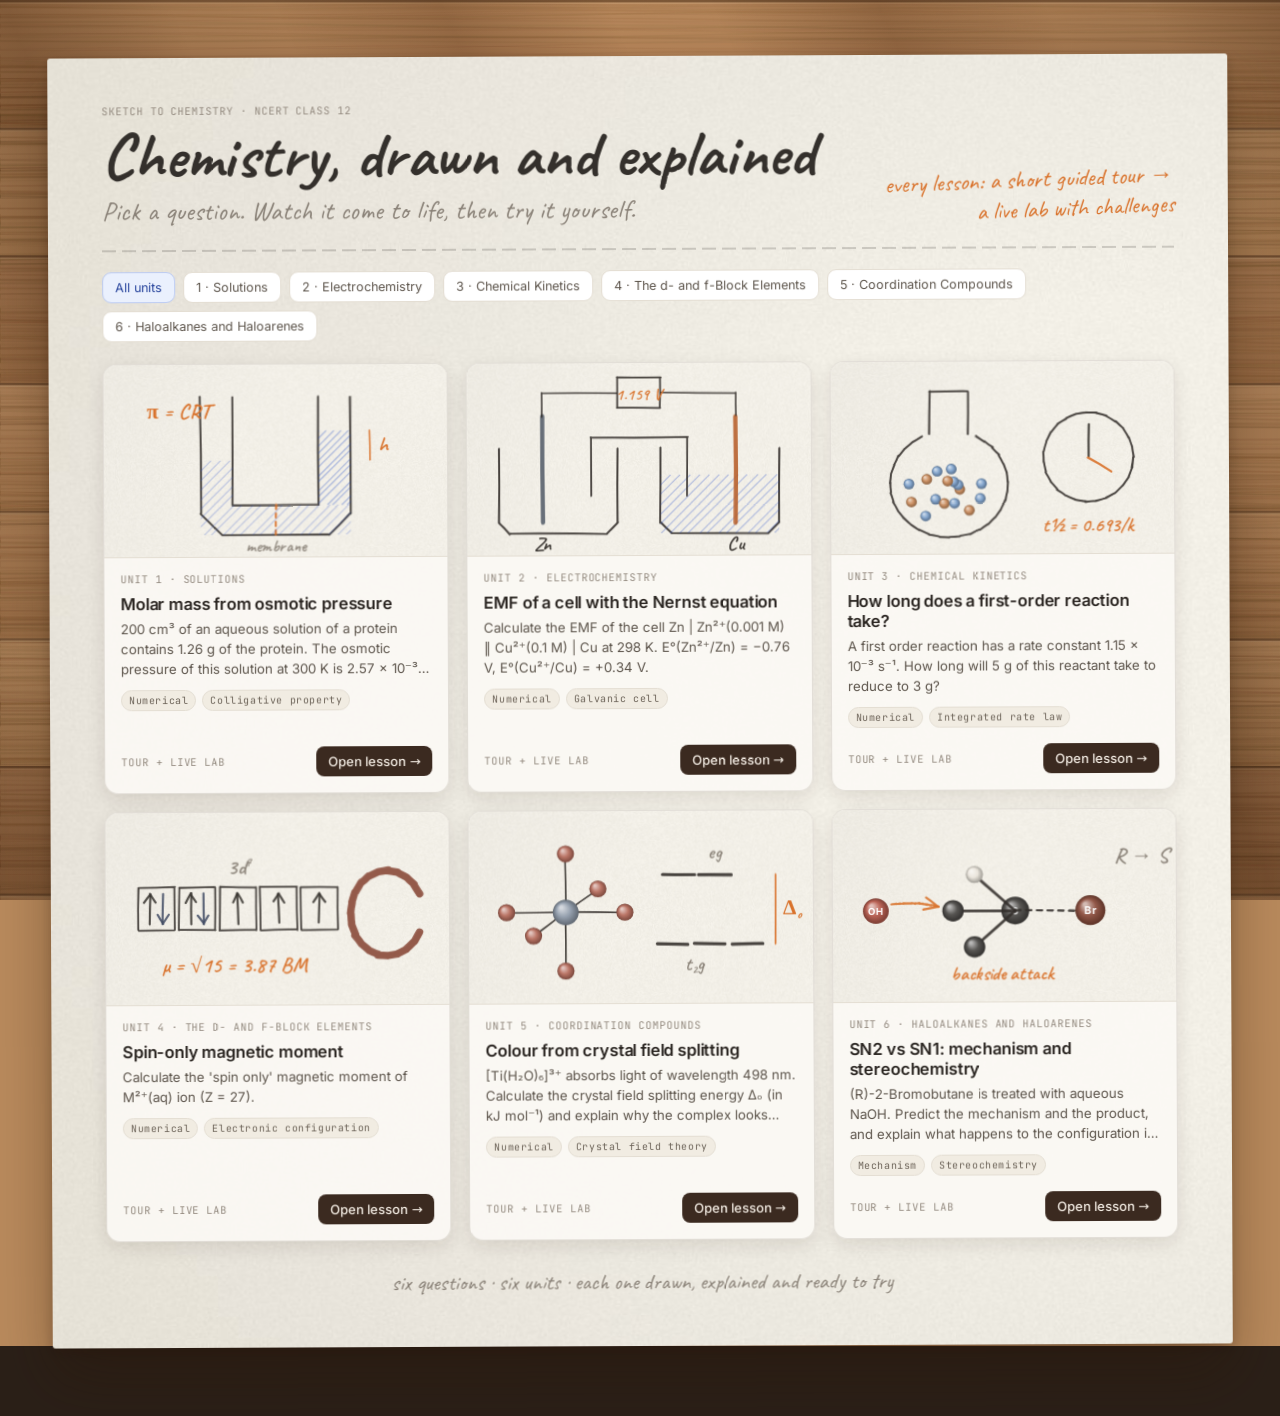
<file: index.html>
<!DOCTYPE html>
<html lang="en">
<head>
<meta charset="UTF-8">
<meta name="viewport" content="width=device-width, initial-scale=1">
<title>Class 12 Chemistry · Sketch to Chemistry guide</title>
<link rel="preconnect" href="https://fonts.googleapis.com">
<link rel="preconnect" href="https://fonts.gstatic.com" crossorigin>
<link href="https://fonts.googleapis.com/css2?family=Caveat:wght@500;700&family=Inter:wght@400;500;600;700&family=JetBrains+Mono:wght@400;600&display=swap" rel="stylesheet">
<link rel="stylesheet" href="shared/studio.css">
<style>
  html,body{height:auto;min-height:100%}
  body{background:#b98a5c;overflow-x:hidden}
  #desk{position:fixed;inset:0;width:100%;height:100%;z-index:0}
  .sheet{position:relative;z-index:1;max-width:1180px;margin:56px auto 70px;padding:46px 54px 50px;
    background-color:#f3f0e8;background-size:cover;border-radius:3px;
    box-shadow:0 30px 60px rgba(40,20,5,.35), 0 4px 12px rgba(40,20,5,.2);transform:rotate(-.25deg)}
  @media (max-width:760px){ .sheet{margin:18px 10px;padding:26px 20px} }
  .hand{font-family:"Caveat","Segoe Print",cursive}
  .head{display:flex;justify-content:space-between;align-items:flex-end;gap:20px;flex-wrap:wrap}
  .head h1{margin:6px 0 0;font-family:"Caveat",cursive;font-weight:700;font-size:64px;line-height:1;color:#34302c;letter-spacing:.5px}
  .head .sub{font-family:"Caveat",cursive;font-size:27px;color:#8a8278;margin-top:6px}
  .head .note{font-family:"Caveat",cursive;font-size:24px;color:#d9722b;transform:rotate(-2deg);max-width:300px;text-align:right}
  .rule{height:2px;margin:22px 0 20px;background:repeating-linear-gradient(90deg,#34302c33 0 14px,transparent 14px 20px)}
  .filters{display:flex;flex-wrap:wrap;gap:8px;margin-bottom:22px}
  .filters .chip::before{content:none}
  .filters .chip{padding:7px 12px}
  .grid{display:grid;grid-template-columns:repeat(auto-fill,minmax(320px,1fr));gap:18px}
  .qcard{display:flex;flex-direction:column;background:rgba(251,249,245,.92);border:1px solid rgba(60,40,20,.12);border-radius:14px;
    box-shadow:0 6px 18px rgba(40,20,5,.10);overflow:hidden;transition:transform .2s, box-shadow .2s;text-decoration:none;color:inherit}
  a.qcard:hover{transform:translateY(-3px);box-shadow:0 14px 28px rgba(40,20,5,.16)}
  .qcard canvas{display:block;width:100%;aspect-ratio:16/9;background:#f3f0e8;border-bottom:1px solid #e4ded3}
  .qbody{padding:14px 16px 16px;display:flex;flex-direction:column;gap:6px;flex:1}
  .qbody h3{margin:2px 0 0;font-size:16.5px;font-weight:600;letter-spacing:-.01em;color:#2b2622}
  .qbody p{margin:0;font-size:13.3px;line-height:1.5;color:#5d554c;display:-webkit-box;-webkit-line-clamp:3;-webkit-box-orient:vertical;overflow:hidden}
  .tags{display:flex;gap:6px;flex-wrap:wrap;margin-top:4px}
  .tags span{font-family:var(--mono);font-size:10px;letter-spacing:.06em;padding:3px 7px;border-radius:20px;background:#f1ece2;color:#6d6459;border:1px solid #e4ded3}
  .qfoot{display:flex;justify-content:space-between;align-items:center;margin-top:auto;padding-top:10px}
  .qfoot .go{font-size:13px;font-weight:500;background:var(--espresso);color:#f6efe6;padding:7px 12px;border-radius:8px}
  .foot{margin-top:28px;font-family:"Caveat",cursive;font-size:22px;color:#8a8278;text-align:center}
</style>
</head>
<body>
<canvas id="desk"></canvas>
<main class="sheet" id="sheet">
  <div class="head">
    <div>
      <div class="eyebrow">Sketch to chemistry · NCERT Class 12</div>
      <h1>Chemistry, drawn and explained</h1>
      <div class="sub">Pick a question. Watch it come to life, then try it yourself.</div>
    </div>
    <div class="note">every lesson: a short guided tour → a live lab with challenges</div>
  </div>
  <div class="rule"></div>
  <div class="filters" id="filters"></div>
  <div class="grid" id="grid"></div>
  <div class="foot">six questions · six units · each one drawn, explained and ready to try</div>
</main>

<script src="shared/catalog.js"></script>
<script src="shared/studio.js"></script>
<script>
(() => {
const { hand, sk, sphere, ellipsePts, arrowSk, hatch } = Studio.draw;
const { INK, GRAY, ORANGE, BLUE } = Studio.C;
const tex = Studio.textures();

// ---------- desk background with window-blind light ----------
const desk = document.getElementById('desk'), dctx = desk.getContext('2d');
function paintDesk() {
  const dpr = Math.min(devicePixelRatio || 1, 2), w = innerWidth, h = innerHeight;
  desk.width = w * dpr; desk.height = h * dpr; dctx.setTransform(dpr, 0, 0, dpr, 0, 0);
  const s = Math.max(w / tex.desk.width, h / tex.desk.height) * 1.1;
  dctx.drawImage(tex.desk, 0, 0, tex.desk.width * s, tex.desk.height * s);
  dctx.save(); dctx.globalCompositeOperation = 'multiply'; dctx.translate(w / 2, h / 2); dctx.rotate(-0.42);
  const bw = Math.max(w, h) * 0.12;
  for (let i = -6; i <= 6; i++) {
    const x = i * bw * 2.6, g = dctx.createLinearGradient(x - bw, 0, x + bw, 0);
    g.addColorStop(0, 'rgba(105,72,40,0)'); g.addColorStop(0.5, 'rgba(105,72,40,0.28)'); g.addColorStop(1, 'rgba(105,72,40,0)');
    dctx.fillStyle = g; dctx.fillRect(x - bw, -h * 1.5, bw * 2, h * 3);
  }
  dctx.restore();
  const vg = dctx.createRadialGradient(w * .5, h * .45, Math.min(w, h) * .3, w * .5, h * .5, Math.max(w, h) * .8);
  vg.addColorStop(0, 'rgba(0,0,0,0)'); vg.addColorStop(1, 'rgba(40,20,5,0.35)');
  dctx.fillStyle = vg; dctx.fillRect(0, 0, w, h);
}
paintDesk(); addEventListener('resize', paintDesk);
document.getElementById('sheet').style.backgroundImage = `url(${tex.paper.toDataURL('image/jpeg', 0.85)})`;

// ---------- pencil thumbnails (320 × 180 drawing space) ----------
const ICONS = {
  cell() {
    for (const x0 of [30, 180]) sk([[x0, 80], [x0, 150], [x0 + 10, 160], [x0 + 100, 160], [x0 + 110, 150], [x0 + 110, 80]], x0, 1, { w: 1.8 });
    hatch(() => { ctx.beginPath(); ctx.rect(180, 105, 110, 55); }, 180, 105, 290, 160, 9, 3, 1, 0.35, BLUE);
    sk([[70, 50], [70, 150]], 11, 1, { w: 4, color: '#59616d' }); sk([[250, 50], [250, 150]], 12, 1, { w: 4, color: '#b8612f' });
    sk([[115, 125], [115, 70], [205, 70], [205, 125]], 13, 1, { w: 1.6 });
    sk([[70, 50], [70, 28], [140, 28]], 14, 1, { w: 1.4 }); sk([[180, 28], [250, 28], [250, 50]], 15, 1, { w: 1.4 });
    sk([[140, 14], [180, 14], [180, 42], [140, 42], [140, 14]], 16, 1, { w: 1.6 });
    hand('1.159 V', 160, 34, { size: 15, align: 'center', color: ORANGE });
    hand('Zn', 70, 176, { size: 18, align: 'center' }); hand('Cu', 250, 176, { size: 18, align: 'center' });
  },
  osmosis() {
    sk([[90, 30], [90, 140], [110, 160], [210, 160], [230, 140], [230, 30]], 21, 1, { w: 1.8 });
    sk([[120, 30], [120, 132], [200, 132], [200, 30]], 22, 1, { w: 1.8 });
    sk([[160, 132], [160, 160]], 23, 1, { w: 2, color: ORANGE, dash: [4, 4] });
    hatch(() => { ctx.beginPath(); ctx.rect(90, 90, 30, 70); ctx.rect(90, 132, 140, 28); }, 90, 90, 230, 160, 9, 5, 1, 0.28, BLUE);
    hatch(() => { ctx.beginPath(); ctx.rect(200, 62, 30, 70); }, 200, 62, 230, 132, 7, 7, 1, 0.4, BLUE);
    sk([[248, 62], [248, 90]], 24, 1, { w: 1.5, color: ORANGE }); hand('h', 256, 82, { size: 20, color: ORANGE });
    hand('membrane', 160, 176, { size: 16, align: 'center', color: GRAY }); hand('π = CRT', 40, 50, { size: 20, color: ORANGE });
  },
  kinetics() {
    sk(ellipsePts(110, 115, 55, 50, 30, -1.1, Math.PI * 2 - 2.05), 31, 1, { w: 1.8 });
    sk([[92, 68], [92, 28], [128, 28], [128, 68]], 32, 1, { w: 1.8 });
    for (let i = 0; i < 16; i++) { const a = i * 2.4, r = 10 + (i % 5) * 7; sphere(110 + Math.cos(a) * r, 120 + Math.sin(a) * r * 0.8, 5, i % 3 === 0 ? '#c98a5a' : '#7c9fca', null, { shadow: false }); }
    sk(ellipsePts(240, 90, 42, 42, 28), 33, 1, { w: 1.8 }); sk([[240, 90], [240, 60]], 34, 1, { w: 2 }); sk([[240, 90], [262, 104]], 35, 1, { w: 2, color: ORANGE });
    hand('t½ = 0.693/k', 240, 160, { size: 18, align: 'center', color: ORANGE });
  },
  cft() {
    const cx = 90, cy = 95;
    for (const [dx, dy] of [[0, -55], [0, 55], [-55, 0], [55, 0], [-30, 22], [30, -22]]) { sk([[cx, cy], [cx + dx, cy + dy]], dx * 3 + dy, 1, { w: 1.5 }); sphere(cx + dx, cy + dy, 8, '#b56a5a', null, { shadow: false }); }
    sphere(cx, cy, 12, '#8d99a8', null, { shadow: false });
    sk([[180, 60], [210, 60]], 41, 1, { w: 3 }); sk([[214, 60], [244, 60]], 42, 1, { w: 3 });
    for (const x of [175, 210, 245]) sk([[x, 125], [x + 28, 125]], 43 + x, 1, { w: 3 });
    sk([[285, 125], [285, 60]], 44, 1, { w: 1.6, color: ORANGE }); hand('Δₒ', 292, 98, { size: 20, color: ORANGE });
    hand('t₂g', 210, 150, { size: 18, align: 'center', color: GRAY }); hand('eg', 229, 45, { size: 18, align: 'center', color: GRAY });
  },
  sn2() {
    const cx = 170, cy = 95;
    sphere(cx, cy, 13, '#4a4744', 'C', { labelColor: '#eee', shadow: false });
    for (const [dx, dy, c, r] of [[-38, -34, '#e9e4da', 8], [-38, 34, '#4a4744', 10], [-58, 0, '#4a4744', 10]]) { sk([[cx, cy], [cx + dx, cy + dy]], dx + dy, 1, { w: 2.5 }); sphere(cx + dx, cy + dy, r, c, null, { shadow: false }); }
    sk([[cx, cy], [cx + 56, cy]], 51, 1, { w: 2, dash: [5, 5] }); sphere(cx + 70, cy, 14, '#8a4b3a', 'Br', { labelColor: '#fff', shadow: false });
    sphere(cx - 130, cy, 12, '#b5584a', 'OH', { labelColor: '#fff', labelSize: 9, shadow: false });
    arrowSk(cx - 115, cy - 6, cx - 72, cy - 4, 52, 1, ORANGE, 0.1);
    hand('backside attack', 110, 160, { size: 18, color: ORANGE }); hand('R → S', 262, 50, { size: 20, color: GRAY });
  },
  dblock() {
    // five 3d boxes with Co²⁺ spins (↑↓ ↑↓ ↑ ↑ ↑) and a horseshoe magnet
    const spins = [[1, 1], [1, 1], [1, 0], [1, 0], [1, 0]];
    spins.forEach(([u, d], i) => {
      const x = 30 + i * 38;
      sk([[x, 70], [x + 34, 70], [x + 34, 110], [x, 110], [x, 70]], 70 + i, 1, { w: 1.6 });
      const ux = d ? x + 11 : x + 17;
      if (u) { sk([[ux, 104], [ux, 76]], 80 + i, 1, { w: 2, color: INK, single: true }); sk([[ux - 5, 84], [ux, 76], [ux + 5, 84]], 85 + i, 1, { w: 2, color: INK, single: true }); }
      if (d) { sk([[x + 23, 76], [x + 23, 104]], 90 + i, 1, { w: 2, color: '#3f4a63', single: true }); sk([[x + 18, 96], [x + 23, 104], [x + 28, 96]], 95 + i, 1, { w: 2, color: '#3f4a63', single: true }); }
    });
    hand('3d⁷', 125, 58, { size: 20, align: 'center', color: GRAY });
    sk(ellipsePts(262, 95, 34, 40, 20, Math.PI * 0.15, Math.PI * 0.85 + Math.PI), 98, 1, { w: 7, color: '#8a4b3a' });
    hand('μ = √15 = 3.87 BM', 120, 150, { size: 20, align: 'center', color: ORANGE });
  },
};
let ctx;
function drawThumb(cv, icon) {
  const dpr = Math.min(devicePixelRatio || 1, 2), r = cv.getBoundingClientRect();
  cv.width = r.width * dpr; cv.height = r.height * dpr;
  ctx = cv.getContext('2d'); Studio.useContext(ctx);
  const s = r.width / 320;
  ctx.setTransform(dpr * s, 0, 0, dpr * s, 0, 0);
  ctx.drawImage(tex.paper, 400, 300, 320, 180, 0, 0, 320, 180);
  ICONS[icon]?.();
}

// ---------- cards ----------
const ALL = [...window.CATALOG].sort((a, b) => a.unitNo - b.unitNo);
const units = [...new Map(ALL.map(q => [q.unitNo, q.unit])).entries()].sort((a, b) => a[0] - b[0]);
let filter = 'all';

function render() {
  const grid = document.getElementById('grid');
  grid.innerHTML = '';
  for (const q of ALL.filter(q => filter === 'all' || q.unitNo === filter)) {
    const el = document.createElement('a');
    el.className = 'qcard'; el.href = q.file;
    el.innerHTML = `<canvas></canvas><div class="qbody">
      <span class="eyebrow">Unit ${q.unitNo} · ${q.unit}</span>
      <h3>${q.title}</h3><p>${q.q}</p>
      <div class="tags">${(q.tags || []).map(t => `<span>${t}</span>`).join('')}</div>
      <div class="qfoot"><span class="eyebrow">Tour + live lab</span><span class="go">Open lesson →</span></div>
    </div>`;
    grid.appendChild(el);
    drawThumb(el.querySelector('canvas'), q.icon);
  }
  document.querySelectorAll('#filters .chip').forEach(c => c.classList.toggle('on', String(filter) === c.dataset.f));
}
const fbox = document.getElementById('filters');
fbox.innerHTML = `<button class="chip" data-f="all">All units</button>` + units.map(([n, u]) => `<button class="chip" data-f="${n}">${n} · ${u}</button>`).join('');
fbox.querySelectorAll('.chip').forEach(c => c.onclick = () => { filter = c.dataset.f === 'all' ? 'all' : +c.dataset.f; render(); });
render();
addEventListener('resize', () => document.querySelectorAll('.qcard canvas').forEach((cv, i) => drawThumb(cv, ALL.filter(q => filter === 'all' || q.unitNo === filter)[i].icon)));
document.fonts && document.fonts.ready.then(render);
})();
</script>
</body>
</html>
</file>
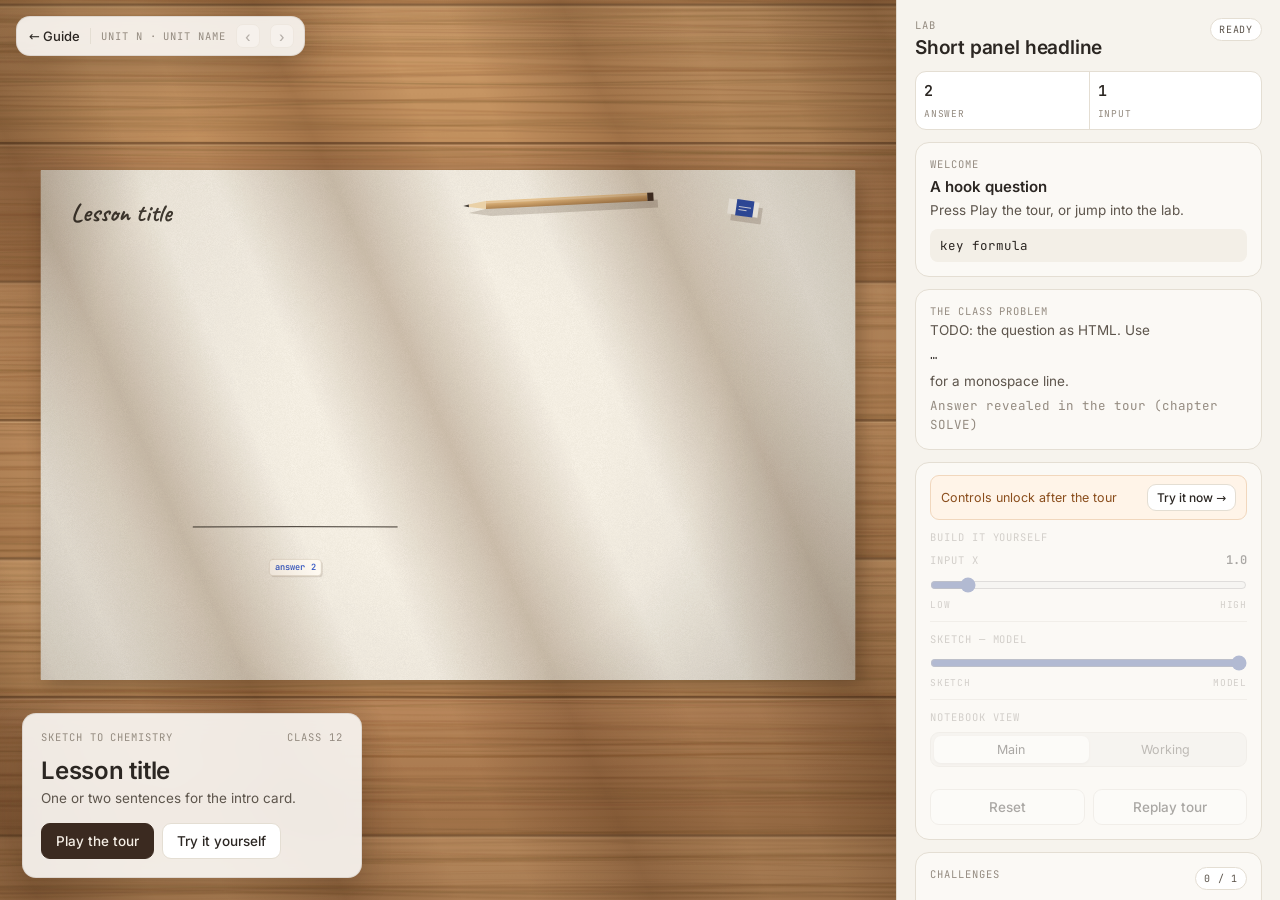
<file: lessons/_template.html>
<!DOCTYPE html>
<html lang="en">
<head>
<meta charset="UTF-8">
<meta name="viewport" content="width=device-width, initial-scale=1">
<title>New lesson · Sketch to Chemistry</title>
<link rel="preconnect" href="https://fonts.googleapis.com">
<link rel="preconnect" href="https://fonts.gstatic.com" crossorigin>
<link href="https://fonts.googleapis.com/css2?family=Caveat:wght@500;700&family=Inter:wght@400;500;600;700&family=JetBrains+Mono:wght@400;600&display=swap" rel="stylesheet">
<link rel="stylesheet" href="../shared/studio.css">
</head>
<body>
<!--
  LESSON TEMPLATE
  1. Copy this file to lessons/<your-id>.html
  2. Fill in every "TODO" below (lessons/nernst.html is the fullest worked example)
  3. Add an entry for it to shared/catalog.js so it appears on the home page
  Open lessons/<your-id>.html#t=10 to jump into the tour, or #lab to open the lab.
-->
<script src="../shared/catalog.js"></script>
<script src="../shared/studio.js"></script>
<script>
(() => {
const { clamp, S, Lr, lerp, sci, sgn } = Studio.U;          // maths + formatting helpers
const { INK, GRAY, ORANGE, BLUE } = Studio.C;                // the palette
const { sk, hand, arrowSk, hatch, sphere, bead, tag, softEllipse, sketchAxes, ellipsePts } = Studio.draw;
let ctx, TT, P;                                              // set at the start of every draw()

// TODO: the chemistry (pure functions of the state)
const PROBLEM = { x: 1 };
const answerOf = s => s.x * 2;

Studio.lesson({
  id: 'my-lesson',                                            // TODO: must match the catalog id
  unit: 'Unit N · Unit name',                                 // TODO
  title: 'Lesson title',                                      // TODO: shown on the intro card
  headline: 'Short panel headline',                           // TODO
  intro: 'One or two sentences for the intro card.',          // TODO
  welcome: { title: 'A hook question', text: 'Press Play the tour, or jump into the lab.', formula: 'key formula' },
  problem: {
    html: 'TODO: the question as HTML. Use <span class="cell">…</span> for a monospace line.',
    answer: 'TODO: the worked answer in one line',
    revealAt: 30, revealChapter: 'SOLVE',                     // tour second at which the answer appears
  },
  tourEnd: 40,                                                // TODO: total tour length in seconds
  introT: 6,                                                  // tour time shown behind the intro card
  sketchPencil: [0.3, 6.2],                                   // when the drawing pencil is in the hand
  chapters: [                                                 // TODO: 6–8 chapters; text is also the caption
    { t: 0, key: 'SKETCH', title: 'Chapter title', text: 'What the student should notice.', formula: '' },
    { t: 6, key: 'BUILD', title: 'Brought to life', text: '…', formula: '' },
    { t: 12, key: 'IDEA', title: 'The concept', text: '…', formula: '' },
    { t: 24, key: 'SOLVE', title: 'The class problem', text: '…', formula: '' },
    { t: 34, key: 'YOUR TURN', title: 'Your turn', text: 'Try the controls and the challenges.', formula: '' },
  ],
  camera: [[0, 800, 500, 1], [99, 800, 500, 1]],              // [t, x, y, zoom] keys in paper coords (1600 × 1000)

  // state shown during the tour: must depend only on t so the timeline can be scrubbed
  tourState: t => ({ ...PROBLEM, m: S(t, 6.5, 9.5) }),       // m = sketch → model morph (0..1)
  // state for the lab; Reset calls this again
  initLab: () => ({ ...PROBLEM, m: 1, view: 'main', slow: false }),
  step(lab, dt) { /* optional: advance lab dynamics */ },

  draw(env) {                                                 // env: { st, lab, mode, TT, P, dt, rawDt, clock, snap }
    ctx = env.ctx; TT = env.TT; P = env.P;
    const st = env.mode === 'lab' ? env.lab : env.st, m = st.m;
    hand('Lesson title', 60, 100, { size: 50, prog: P(3.8, 4.8), weight: 700 });   // P(a, b) = draw-in progress
    ctx.globalAlpha = 1 - 0.82 * m;                           // pencil sketch layer
    sk([[300, 700], [700, 700]], 1, P(0.5, 1.5), { w: 2 });
    ctx.globalAlpha = m;                                      // model layer (matte, soft shadows, no glow)
    softEllipse(500, 710, 220, 18, 0.25);
    sphere(500, 600, 40, '#7c9fca', 'A');
    ctx.globalAlpha = 1;
    tag(500, 780, `answer ${answerOf(st)}`, { color: BLUE });
  },

  stats: [{ id: 'a', label: 'ANSWER' }, { id: 'b', label: 'INPUT' }],
  statValues: st => ({ a: String(answerOf(st)), b: String(st.x) }),
  now: (st, lab) => ({ title: 'What is happening', text: 'Live explanation.', formula: `answer = 2 × ${st.x}` }),
  controls: [                                                 // slider · button (+chips) · chips · segment · html
    { type: 'slider', label: 'Input x', min: 0, max: 10, step: 0.1, ends: ['LOW', 'HIGH'], get: l => l.x, set: (l, v) => { l.x = v; }, show: l => l.x.toFixed(1) },
    { type: 'slider', label: 'Sketch — Model', min: 0, max: 1, ends: ['SKETCH', 'MODEL'], get: l => l.m, set: (l, v) => { l.m = v; } },
    { type: 'segment', key: 'view', label: 'Notebook view', options: [['main', 'Main'], ['working', 'Working']] },
  ],
  challenges: [                                               // test(lab, st) → true when achieved
    { id: 'c1', text: 'Make the answer bigger than 10', hint: 'Move the slider.', test: l => answerOf(l) > 10 },
  ],
  quiz: { question: 'A prediction question?', options: ['A', 'B', 'C'], correct: 1, right: '✓ Why B is right.', wrong: '✗ A hint.' },
});
})();
</script>
</body>
</html>
</file>
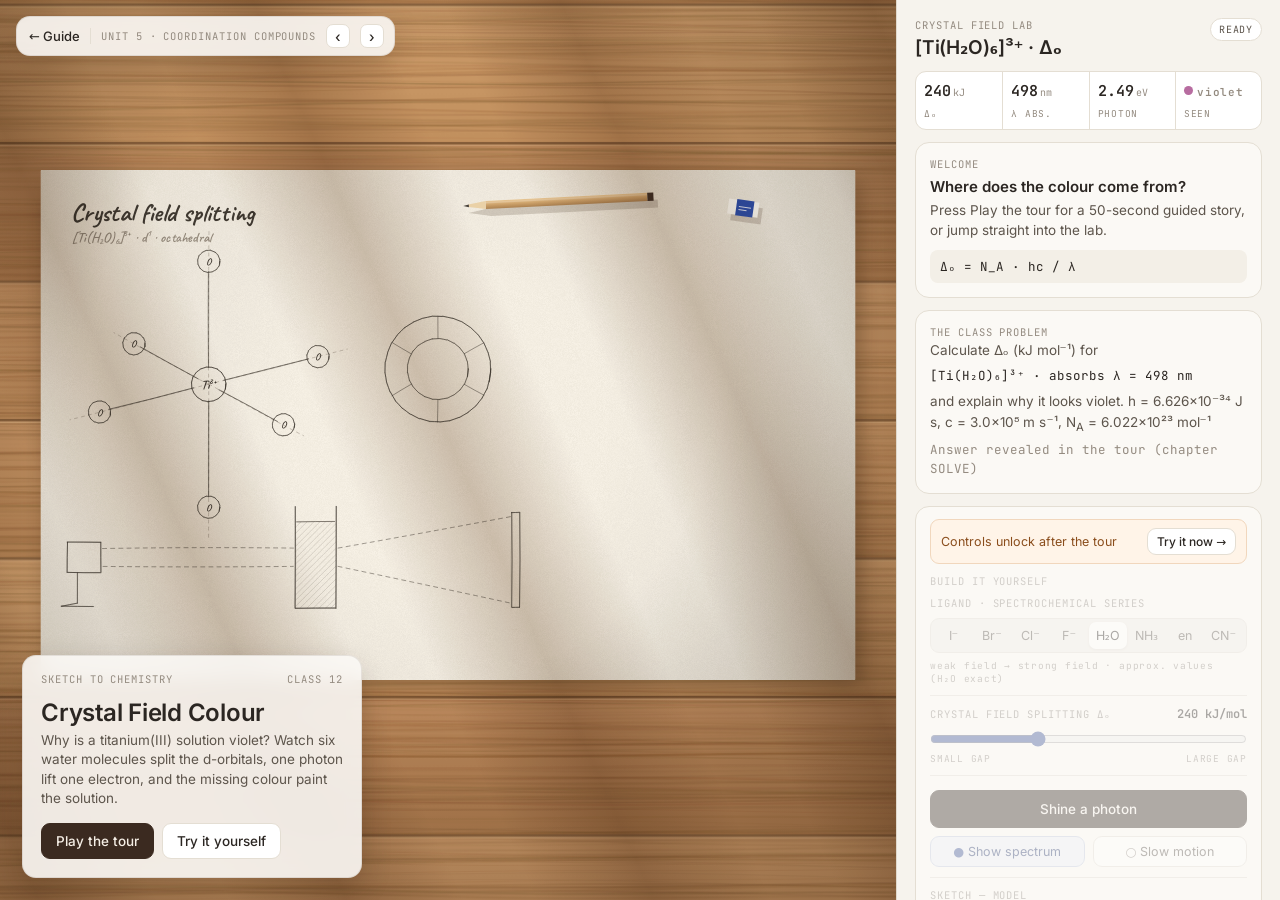
<file: lessons/crystal-field.html>
<!DOCTYPE html>
<html lang="en">
<head>
<meta charset="UTF-8">
<meta name="viewport" content="width=device-width, initial-scale=1">
<title>Crystal Field Colour · Sketch to Chemistry</title>
<link rel="preconnect" href="https://fonts.googleapis.com">
<link rel="preconnect" href="https://fonts.gstatic.com" crossorigin>
<link href="https://fonts.googleapis.com/css2?family=Caveat:wght@500;700&family=Inter:wght@400;500;600;700&family=JetBrains+Mono:wght@400;600&display=swap" rel="stylesheet">
<link rel="stylesheet" href="../shared/studio.css">
</head>
<body>
<script src="../shared/catalog.js"></script>
<script src="../shared/studio.js"></script>
<script>
(() => {
const { clamp, clamp01, S, Lr, lerp, easeOut, hash, sci, sgn } = Studio.U;
const { INK, GRAY, ORANGE, SANS, MONO } = Studio.C;
const { sk, hatch, hand, arrowSk, softEllipse, sphere, bead, ringFx, ellipsePts, sketchAxes } = Studio.draw;
let ctx, TT, P;                        // set at the start of every draw()

// ------------------------------------------------------------ physics
const H = 6.626e-34, CL = 3.0e8, NA = 6.022e23;
const NAHC = NA * H * CL;                           // J m mol⁻¹ (≈ 0.1197)
const lamOf = d => NAHC / (d * 1000) * 1e9;         // Δₒ (kJ/mol) → absorbed λ (nm)
const D_H2O = NAHC / 498e-9 / 1000;                 // 240.4 kJ/mol, exactly the 498 nm of the problem
const LIG_ORDER = ['I', 'Br', 'Cl', 'F', 'H2O', 'NH3', 'en', 'CN'];
const LIG_LABEL = { I: 'I⁻', Br: 'Br⁻', Cl: 'Cl⁻', F: 'F⁻', H2O: 'H₂O', NH3: 'NH₃', en: 'en', CN: 'CN⁻' };
// illustrative Δₒ values for a Ti³⁺-like ion (only H₂O is the real, given value)
const LIG = { I: 160, Br: 175, Cl: 190, F: 215, H2O: D_H2O, NH3: 285, en: 300, CN: 390 };
const LV = LIG_ORDER.map(k => LIG[k]);
const deltaAtIdx = f => { const i = clamp(Math.floor(f), 0, 6); return lerp(LV[i], LV[i + 1], clamp01(f - i)); };
const idxOfDelta = d => { if (d <= LV[0]) return 0; for (let i = 0; i < 7; i++) if (d <= LV[i + 1]) return i + (d - LV[i]) / (LV[i + 1] - LV[i]); return 7; };

// ------------------------------------------------------------ colour
function wl(l) {                                     // wavelength (nm) → linear RGB 0..1
  let r = 0, g = 0, b = 0;
  if (l >= 380 && l < 440) { r = -(l - 440) / 60; b = 1; }
  else if (l >= 440 && l < 490) { g = (l - 440) / 50; b = 1; }
  else if (l >= 490 && l < 510) { g = 1; b = -(l - 510) / 20; }
  else if (l >= 510 && l < 580) { r = (l - 510) / 70; g = 1; }
  else if (l >= 580 && l < 645) { r = 1; g = -(l - 645) / 65; }
  else if (l >= 645 && l <= 750) { r = 1; }
  let f = 0;
  if (l >= 380 && l < 420) f = 0.3 + 0.7 * (l - 380) / 40; else if (l >= 420 && l <= 700) f = 1; else if (l > 700 && l <= 750) f = 0.3 + 0.7 * (750 - l) / 50;
  return [r * f, g * f, b * f];
}
function hueOf([r, g, b]) {
  const mx = Math.max(r, g, b), mn = Math.min(r, g, b), d = mx - mn;
  if (d < 1e-6) return { h: 0, s: 0 };
  let h; if (mx === r) h = ((g - b) / d + 6) % 6; else if (mx === g) h = (b - r) / d + 2; else h = (r - g) / d + 4;
  return { h: h * 60, s: d / mx };
}
// A real d–d band is broad (for Ti³⁺ it even has a second component near 575 nm),
// so the absorption is modelled as two overlapping Gaussians around λa.
const absorbAt = (l, la) => Math.min(0.95, 0.92 * Math.exp(-(((l - la) / 40) ** 2)) + 0.6 * Math.exp(-(((l - la * 1.166) / 40) ** 2)));
const TCACHE = new Map();
function seenOf(la) {                                // colour of white light after the sample
  const key = Math.round(la);
  if (TCACHE.has(key)) return TCACHE.get(key);
  const s = [0, 0, 0], w = [0, 0, 0];
  for (let l = 380; l <= 750; l += 2) { const c = wl(l), T = 1 - absorbAt(l, key); for (let k = 0; k < 3; k++) { s[k] += c[k] * T; w[k] += c[k]; } }
  const res = hueOf(s.map((v, k) => v / w[k]));
  res.name = res.s < 0.1 ? 'colourless' : hueName(res.h);
  res.css = res.s < 0.1 ? '#ece8df' : `hsl(${res.h.toFixed(0)}, 34%, 57%)`;
  TCACHE.set(key, res); return res;
}
function hueName(h) {
  if (h < 12) return 'red'; if (h < 38) return 'orange'; if (h < 68) return 'yellow'; if (h < 95) return 'yellow-green';
  if (h < 160) return 'green'; if (h < 205) return 'blue-green'; if (h < 255) return 'blue'; if (h < 335) return 'violet';
  if (h < 350) return 'red-violet'; return 'red';
}
function bandName(l) {
  if (l < 380) return 'ultraviolet'; if (l < 435) return 'violet'; if (l < 480) return 'blue'; if (l < 510) return 'blue-green';
  if (l < 560) return 'green'; if (l < 580) return 'yellow-green'; if (l < 595) return 'yellow'; if (l < 620) return 'orange';
  if (l <= 750) return 'red'; return 'infrared';
}
const visible = l => l >= 380 && l <= 750;
const absCss = l => visible(l) ? `hsl(${hueOf(wl(l)).h.toFixed(0)}, 48%, 55%)` : '#9a948a';
const PAPER = [243, 240, 232];
const rgbP = (c, k = 0.25, a = 1) => `rgba(${c.map((v, i) => Math.round(v * 255 * (1 - k) + PAPER[i] * k)).join(',')},${a})`;

// ------------------------------------------------------------ geometry
const CX = 330, CY = 420;                            // complex centre
const AX = [[1, 0, 0], [-1, 0, 0], [0, 1, 0], [0, -1, 0], [0, 0, 1], [0, 0, -1]];
const PERP = [[0, 1, 0], [0, 1, 0], [0, 0, 1], [0, 0, 1], [1, 0, 0], [1, 0, 0]];
function proj(v, yaw, tilt = 0.38) {
  const [x, y, z] = v;
  const x1 = x * Math.cos(yaw) + z * Math.sin(yaw), z1 = -x * Math.sin(yaw) + z * Math.cos(yaw);
  const y2 = y * Math.cos(tilt) - z1 * Math.sin(tilt), z2 = y * Math.sin(tilt) + z1 * Math.cos(tilt);
  return [CX + x1, CY - y2, z2];
}
const WX = 780, WY = 390, R1 = 60, R2 = 104;         // colour wheel
const BAND_Y0 = 742, BAND_Y1 = 778;                  // light path
const CUV = { x0: 500, x1: 580, y0: 660, y1: 860, liq: 690 };
const SCREEN_X = 925;

let vA = { energy: 1, spectrum: 0, working: 0 };

// ------------------------------------------------------------ drawing: complex
function drawComplexSketch(d, yaw) {
  const c = proj([0, 0, 0], yaw);
  AX.forEach((a, i) => {
    const e = proj(a.map(v => v * (d + 70)), yaw);
    sk([[c[0], c[1]], [e[0], e[1]]], 1300 + i, P(0.4 + i * 0.1, 1.2 + i * 0.1), { w: 1.1, color: GRAY, dash: [6, 8], single: true });
  });
  sk(ellipsePts(c[0], c[1], 34, 34, 20), 1310, P(1.2, 1.7), { w: 1.8 });
  hand('Ti³⁺', c[0], c[1] + 9, { size: 26, align: 'center', prog: P(1.5, 1.9) });
  AX.forEach((a, i) => {
    const o = proj(a.map(v => v * d), yaw), p = P(1.6 + i * 0.15, 2.1 + i * 0.15);
    sk(ellipsePts(o[0], o[1], 22, 22, 16), 1320 + i * 3, p, { w: 1.6 });
    const inner = proj(a.map(v => v * 36), yaw), outer = proj(a.map(v => v * (d - 22)), yaw);
    sk([[inner[0], inner[1]], [outer[0], outer[1]]], 1340 + i, P(2.4 + i * 0.08, 2.9 + i * 0.08), { w: 1.4 });
    if (p >= 1) hand('O', o[0], o[1] + 7, { size: 20, align: 'center' });
  });
}
function drawComplexModel(d, yaw, bondA, lobesA) {
  const c = proj([0, 0, 0], yaw);
  softEllipse(CX + 30, 690, 170, 18, 0.14);
  if (lobesA > 0) {                                  // e_g lobes point AT the ligands, t₂g lobes point BETWEEN them
    const b = ctx.globalAlpha;
    const lobe = (v, col) => {
      for (const sgnv of [1, -1]) {
        const p = proj(v.map(x => x * 70 * sgnv), yaw), dx = p[0] - c[0], dy = p[1] - c[1];
        ctx.save(); ctx.translate(c[0] + dx * 0.95, c[1] + dy * 0.95); ctx.rotate(Math.atan2(dy, dx));
        ctx.globalAlpha = b * lobesA; ctx.fillStyle = col;
        ctx.beginPath(); ctx.ellipse(0, 0, Math.max(26, Math.hypot(dx, dy) * 0.7), 24, 0, 0, Math.PI * 2); ctx.fill();
        ctx.restore();
      }
    };
    lobe([1, 0, 0], 'rgba(192,105,46,0.30)'); lobe([0, 1, 0], 'rgba(192,105,46,0.30)');
    lobe([0.707, 0, 0.707], 'rgba(61,95,158,0.26)'); lobe([0.707, 0, -0.707], 'rgba(61,95,158,0.26)');
    ctx.globalAlpha = b;
  }
  const items = [{ z: c[2], f: () => sphere(c[0], c[1], 34, '#9a8fb3', null, { shadow: false }) }];
  AX.forEach((a, i) => {
    const o = proj(a.map(v => v * d), yaw), hp = PERP[i];
    const h1 = proj(a.map((v, k) => v * (d + 18) + hp[k] * 20), yaw), h2 = proj(a.map((v, k) => v * (d + 18) - hp[k] * 20), yaw);
    if (bondA > 0) items.push({ z: (o[2] + c[2]) / 2 - 1, f: () => {
      const b = ctx.globalAlpha; ctx.globalAlpha = b * bondA; ctx.lineCap = 'round';
      ctx.strokeStyle = '#8d857a'; ctx.lineWidth = 9; ctx.beginPath(); ctx.moveTo(c[0], c[1]); ctx.lineTo(o[0], o[1]); ctx.stroke();
      ctx.strokeStyle = '#b9b1a4'; ctx.lineWidth = 3; ctx.stroke(); ctx.globalAlpha = b;
    } });
    items.push({ z: h1[2], f: () => sphere(h1[0], h1[1], 12, '#ece8e0', null, { shadow: false }) });
    items.push({ z: h2[2], f: () => sphere(h2[0], h2[1], 12, '#ece8e0', null, { shadow: false }) });
    items.push({ z: o[2], f: () => sphere(o[0], o[1], 23, '#c46a5a', 'O', { shadow: false, labelColor: '#fff', labelSize: 12 }) });
  });
  items.sort((a, b) => a.z - b.z).forEach(it => it.f());
  // metal label drawn last so front bonds never hide it
  ctx.font = `700 15px ${SANS}`; ctx.textAlign = 'center'; ctx.textBaseline = 'middle';
  ctx.lineWidth = 3; ctx.strokeStyle = 'rgba(154,143,179,0.9)'; ctx.strokeText('Ti³⁺', c[0], c[1] + 1);
  ctx.fillStyle = '#1f1b17'; ctx.fillText('Ti³⁺', c[0], c[1] + 1);
}

// ------------------------------------------------------------ drawing: light path, cuvette, wheel
function drawBenchSketch(la) {
  const lp = P(2.8, 3.2);
  sk([[52, 730], [118, 730], [118, 790], [52, 790], [52, 730]], 1401, lp, { w: 1.8 });
  sk([[72, 790], [72, 850], [40, 856], [104, 856]], 1403, lp, { w: 1.6 });
  const cp = P(3.0, 3.6);
  sk([[CUV.x0, CUV.y0], [CUV.x0, CUV.y1], [CUV.x1, CUV.y1], [CUV.x1, CUV.y0]], 1405, cp, { w: 1.9 });
  sk([[CUV.x0 + 3, CUV.liq], [CUV.x1 - 3, CUV.liq]], 1407, cp, { w: 1.3 });
  hatch(() => { ctx.beginPath(); ctx.rect(CUV.x0, CUV.liq, CUV.x1 - CUV.x0, CUV.y1 - CUV.liq); }, CUV.x0, CUV.liq, CUV.x1, CUV.y1, 12, 1409, cp, 0.28);
  const bp = P(3.4, 3.9);
  sk([[122, BAND_Y0], [CUV.x0 - 4, BAND_Y0]], 1411, bp, { w: 1.1, dash: [8, 8], single: true });
  sk([[122, BAND_Y1], [CUV.x0 - 4, BAND_Y1]], 1413, bp, { w: 1.1, dash: [8, 8], single: true });
  sk([[CUV.x1 + 4, BAND_Y0], [SCREEN_X, 680]], 1415, bp, { w: 1.1, dash: [8, 8], single: true });
  sk([[CUV.x1 + 4, BAND_Y1], [SCREEN_X, 850]], 1417, bp, { w: 1.1, dash: [8, 8], single: true });
  sk([[SCREEN_X, 672], [SCREEN_X + 16, 672], [SCREEN_X + 16, 858], [SCREEN_X, 858], [SCREEN_X, 672]], 1419, bp, { w: 1.6 });
  const wp = P(3.2, 4.0);
  sk(ellipsePts(WX, WY, R2, R2, 34), 1421, wp, { w: 1.7 });
  sk(ellipsePts(WX, WY, R1, R1, 26), 1423, wp, { w: 1.4 });
  const spk = P(3.8, 4.4);
  for (let i = 0; i < 6; i++) { const a = i * Math.PI / 3 - Math.PI / 2; sk([[WX + Math.cos(a) * R1, WY + Math.sin(a) * R1], [WX + Math.cos(a) * R2, WY + Math.sin(a) * R2]], 1430 + i, spk, { w: 1.1, single: true }); }
}
function drawLight(st, la) {
  const light = st.light;
  if (light <= 0) return;
  const b = ctx.globalAlpha;
  // white beam: a soft painted cream band (no glow)
  for (let k = 0; k < 3; k++) {
    ctx.fillStyle = `rgba(255,246,220,${(0.5 - k * 0.14) * light})`;
    ctx.fillRect(118, BAND_Y0 - k * 3, CUV.x1 - 118, BAND_Y1 - BAND_Y0 + k * 6);
  }
  // after the sample the light is spread into a spectrum on the screen; absorbed colours fade out
  const N = 64;
  for (let i = 0; i < N; i++) {
    const l = 380 + (i + 0.5) * 370 / N, T = 1 - st.ab * absorbAt(l, la);
    ctx.fillStyle = rgbP(wl(l), 0.38, 0.45 * light * T);
    const ya = BAND_Y0 + i / N * (BAND_Y1 - BAND_Y0), yb = BAND_Y0 + (i + 1) / N * (BAND_Y1 - BAND_Y0);
    const yc = 680 + i / N * 170, yd = 680 + (i + 1) / N * 170;
    ctx.beginPath(); ctx.moveTo(CUV.x1, ya); ctx.lineTo(SCREEN_X, yc); ctx.lineTo(SCREEN_X, yd + 0.6); ctx.lineTo(CUV.x1, yb + 0.6); ctx.closePath(); ctx.fill();
  }
  ctx.globalAlpha = b * light;
  hand('white light', 300, 812, { size: 22, color: GRAY, align: 'center' });
  hand('screen', SCREEN_X + 8, 660, { size: 20, color: GRAY, align: 'center' });
  ctx.globalAlpha = b;
}
function drawBenchModel(st, la) {
  const seen = seenOf(la);
  softEllipse(80, 860, 50, 9, 0.22); softEllipse(CUV.x0 + 45, CUV.y1 + 6, 60, 9, 0.24); softEllipse(SCREEN_X + 12, 862, 26, 6, 0.2);
  // lamp
  ctx.fillStyle = '#5b5750'; ctx.fillRect(69, 788, 7, 64);
  ctx.beginPath(); ctx.ellipse(72, 855, 34, 8, 0, 0, Math.PI * 2); ctx.fill();
  const lg = ctx.createLinearGradient(0, 730, 0, 790); lg.addColorStop(0, '#6d685f'); lg.addColorStop(1, '#45413b');
  ctx.fillStyle = lg; ctx.beginPath(); ctx.roundRect(52, 730, 66, 60, 10); ctx.fill();
  ctx.fillStyle = '#f4ecd6'; ctx.beginPath(); ctx.ellipse(116, 760, 6, 22, 0, 0, Math.PI * 2); ctx.fill();
  drawLight(st, la);
  // cuvette with the complex solution
  ctx.fillStyle = 'rgba(225,238,244,0.25)'; ctx.beginPath(); ctx.roundRect(CUV.x0, CUV.y0, CUV.x1 - CUV.x0, CUV.y1 - CUV.y0, [3, 3, 10, 10]); ctx.fill();
  ctx.globalAlpha *= 0.8; ctx.fillStyle = seen.css; ctx.beginPath(); ctx.roundRect(CUV.x0 + 4, CUV.liq, CUV.x1 - CUV.x0 - 8, CUV.y1 - CUV.liq - 4, [0, 0, 8, 8]); ctx.fill(); ctx.globalAlpha /= 0.8;
  ctx.strokeStyle = 'rgba(255,255,255,0.55)'; ctx.lineWidth = 1.2; ctx.beginPath(); ctx.moveTo(CUV.x0 + 5, CUV.liq); ctx.lineTo(CUV.x1 - 5, CUV.liq); ctx.stroke();
  ctx.fillStyle = 'rgba(255,255,255,0.4)'; ctx.fillRect(CUV.x0 + 9, CUV.y0 + 14, 8, CUV.y1 - CUV.y0 - 30);
  ctx.strokeStyle = 'rgba(95,115,125,0.6)'; ctx.lineWidth = 2.5; ctx.beginPath(); ctx.roundRect(CUV.x0, CUV.y0, CUV.x1 - CUV.x0, CUV.y1 - CUV.y0, [3, 3, 10, 10]); ctx.stroke();
  // screen card
  ctx.fillStyle = '#fbf8f1'; ctx.strokeStyle = '#d8d0c2'; ctx.lineWidth = 1.2;
  ctx.beginPath(); ctx.rect(SCREEN_X, 672, 16, 186); ctx.fill(); ctx.stroke();
}
function drawPhoton(pp, la, a = 1) {
  if (pp <= 0 || a <= 0) return;
  const b = ctx.globalAlpha; ctx.globalAlpha = b * a;
  if (pp < 1) {
    const px = lerp(130, CUV.x0 + 36, pp);
    ctx.beginPath();
    for (let i = 0; i <= 24; i++) { const x = px - 56 + i * 2.4, y = 760 + Math.sin(i * 0.8 - pp * 30) * 7; i ? ctx.lineTo(x, y) : ctx.moveTo(x, y); }
    ctx.strokeStyle = absCss(la); ctx.lineWidth = 3.2; ctx.lineCap = 'round'; ctx.stroke();
    ctx.fillStyle = absCss(la); ctx.beginPath(); ctx.moveTo(px + 4, 760); ctx.lineTo(px - 8, 753); ctx.lineTo(px - 8, 767); ctx.closePath(); ctx.fill();
  } else ringFx(CUV.x0 + 40, 760, clamp01((pp - 1) * 2.5), absCss(la), 26);
  ctx.globalAlpha = b;
}
const wpos = (h, r) => { const a = (h - 90) * Math.PI / 180; return [WX + Math.cos(a) * r, WY + Math.sin(a) * r]; };
function drawWheelModel(la, markA) {
  const b = ctx.globalAlpha, seen = seenOf(la);
  softEllipse(WX + 16, WY + R2 + 12, R2 * 0.9, 12, 0.16);
  for (let i = 0; i < 72; i++) {
    const a0 = (i * 5 - 90) * Math.PI / 180, a1 = ((i + 1) * 5 - 90 + 0.6) * Math.PI / 180;
    ctx.fillStyle = `hsl(${i * 5}, 40%, 66%)`;
    ctx.beginPath(); ctx.arc(WX, WY, R2, a0, a1); ctx.arc(WX, WY, R1, a1, a0, true); ctx.closePath(); ctx.fill();
  }
  ctx.strokeStyle = 'rgba(80,70,60,0.35)'; ctx.lineWidth = 1.2;
  ctx.beginPath(); ctx.arc(WX, WY, R2, 0, Math.PI * 2); ctx.stroke(); ctx.beginPath(); ctx.arc(WX, WY, R1, 0, Math.PI * 2); ctx.stroke();
  ctx.fillStyle = seen.css; ctx.beginPath(); ctx.arc(WX, WY, 40, 0, Math.PI * 2); ctx.fill();
  ctx.globalAlpha = b;
}
function drawWheelMarks(la, markA) {
  if (markA <= 0) return;
  const b = ctx.globalAlpha; ctx.globalAlpha = b * markA;
  const seen = seenOf(la);
  if (visible(la)) {
    const ha = hueOf(wl(la)).h, [ax, ay] = wpos(ha, R2 + 8);
    ctx.fillStyle = INK; ctx.beginPath(); ctx.arc(ax, ay, 6, 0, Math.PI * 2); ctx.fill();
    const [lx, ly] = wpos(ha, R2 + 30), right = lx >= WX;
    hand('absorbed', lx, ly, { size: 22, color: GRAY, align: right ? 'left' : 'right' });
    hand(bandName(la), lx, ly + 24, { size: 26, color: INK, align: right ? 'left' : 'right' });
    if (seen.s >= 0.1) {
      const [p0x, p0y] = wpos(ha, R1 - 6), [p1x, p1y] = wpos(seen.h, R1 - 6);
      arrowSk(p0x, p0y, p1x, p1y, 1441, 1, ORANGE, 0.12);
    }
  }
  if (seen.s >= 0.1) {
    const [sx, sy] = wpos(seen.h, R2 + 8);
    ctx.strokeStyle = ORANGE; ctx.lineWidth = 3; ctx.beginPath(); ctx.arc(sx, sy, 8, 0, Math.PI * 2); ctx.stroke();
  }
  hand(seen.s < 0.1 ? 'looks colourless' : `looks ${seen.name}`, WX, WY + R2 + 82, { size: 32, color: ORANGE, align: 'center', weight: 700 });
  ctx.globalAlpha = b;
}

// ------------------------------------------------------------ notebook views
function drawEnergy(a, st, e) {
  if (a <= 0.01) return;
  const b = ctx.globalAlpha; ctx.globalAlpha = b * a;
  hand('d-orbital energies', 1070, 205, { size: 40, prog: P(11.6, 12.4) });
  const ax = P(11.9, 12.5);
  sk([[1080, 840], [1080, 250]], 1101, ax, { w: 1.6 });
  if (ax >= 1) { sk([[1072, 264], [1080, 250], [1088, 264]], 1103, 1, { w: 1.6, single: true }); hand('energy', 1094, 266, { size: 22, color: GRAY }); }
  const D = st.delta * st.ap, k = 0.95, yB = 540, yE = yB - 0.6 * D * k, yT = yB + 0.4 * D * k;
  const lp = P(12.4, 13.2), rp = P(13.0, 13.8);
  for (let i = 0; i < 5; i++) sk([[1105 + i * 26, yB], [1125 + i * 26, yB]], 1110 + i, lp, { w: 4 });
  hand('free ion', 1160, yB + 40, { size: 22, color: GRAY, align: 'center', prog: lp });
  hand('5 equal d-orbitals', 1160, yB + 64, { size: 19, color: GRAY, align: 'center', prog: lp });
  const EG = '#b8612f', T2 = '#3d5f9e';
  sk([[1320, yE], [1362, yE]], 1120, rp, { w: 4, color: EG }); sk([[1372, yE], [1414, yE]], 1121, rp, { w: 4, color: EG });
  sk([[1310, yT], [1346, yT]], 1122, rp, { w: 4, color: T2 }); sk([[1352, yT], [1388, yT]], 1123, rp, { w: 4, color: T2 }); sk([[1394, yT], [1430, yT]], 1124, rp, { w: 4, color: T2 });
  if (rp >= 1) {
    sk([[1232, yB], [1316, yE]], 1125, 1, { w: 1, color: GRAY, dash: [5, 6], single: true });
    sk([[1232, yB], [1306, yT]], 1126, 1, { w: 1, color: GRAY, dash: [5, 6], single: true });
    hand('eg', 1440, yE + 8, { size: 28, color: EG });
    hand('t₂g', 1440, yT + 8, { size: 28, color: T2 });
    if (D > 30) {
      sk([[1300, yB], [1436, yB]], 1127, 1, { w: 1, color: GRAY, dash: [3, 6], single: true });
      hand('+0.6 Δₒ', 1272, (yB + yE) / 2 - 4, { size: 19, color: GRAY, align: 'center' });
      hand('−0.4 Δₒ', 1272, (yB + yT) / 2 + 20, { size: 19, color: GRAY, align: 'center' });
      sk([[1500, yE], [1500, yT]], 1128, 1, { w: 2, color: ORANGE });
      sk([[1492, yE], [1508, yE]], 1129, 1, { w: 2, color: ORANGE, single: true });
      sk([[1492, yT], [1508, yT]], 1130, 1, { w: 2, color: ORANGE, single: true });
      hand('Δₒ', 1512, (yE + yT) / 2 + 9, { size: 30, color: ORANGE });
    }
    if (st.ap > 0.98) hand(`Δₒ = ${st.delta.toFixed(0)} kJ mol⁻¹   →   λ = ${lamOf(st.delta).toFixed(0)} nm`, 1105, 800, { size: 28, color: ORANGE });
  }
  const ep = P(13.8, 14.3);
  if (ep > 0) {
    const x = lerp(1328, 1341, e), y = lerp(yT, yE, e) - 11 - Math.sin(Math.PI * e) * 26;
    const bb = ctx.globalAlpha; ctx.globalAlpha = bb * ep; bead(x, y, 10, 'e'); ctx.globalAlpha = bb;
    if (e > 0.05 && e < 0.999) hand('hν', 1296, (yE + yT) / 2, { size: 28, color: ORANGE, align: 'right' });
    if (e >= 0.999) hand('excited: t₂g⁰ eg¹', 1105, 290, { size: 22, color: ORANGE });
  }
  ctx.globalAlpha = b;
}
function drawSpectrum(a, st) {
  if (a <= 0.01) return;
  const b = ctx.globalAlpha; ctx.globalAlpha = b * a;
  const la = lamOf(st.delta), seen = seenOf(la);
  hand('what the solution absorbs', 1070, 205, { size: 40 });
  const { X, Y } = sketchAxes({ x0: 1110, y0: 290, x1: 1500, y1: 680 }, { xmin: 380, xmax: 750, ymin: 0, ymax: 1.1 },
    { xlabel: 'λ (nm)', ylabel: 'absorbance', xticks: [400, 500, 600, 700], seed: 1201 });
  const pts = []; for (let l = 380; l <= 750; l += 5) pts.push([X(l), Y(absorbAt(l, la))]);
  sk(pts, 1203, 1, { w: 2.2, amp: 0.5 });
  if (visible(la)) {
    sk([[X(la), Y(0)], [X(la), Y(absorbAt(la, la))]], 1205, 1, { w: 1.2, color: ORANGE, dash: [4, 6], single: true });
    hand(`${la.toFixed(0)} nm`, X(la), Y(absorbAt(la, la)) - 14, { size: 26, color: ORANGE, align: 'center' });
  } else hand(la < 380 ? '← peak is in the UV' : 'peak is in the IR →', la < 380 ? 1120 : 1490, 330, { size: 24, color: ORANGE, align: la < 380 ? 'left' : 'right' });
  for (let l = 380; l < 750; l += 2) {
    ctx.fillStyle = rgbP(wl(l), 0.2); ctx.fillRect(X(l), 760, X(l + 2) - X(l) + 0.6, 22);
    const T = 1 - absorbAt(l, la);
    ctx.fillStyle = rgbP(wl(l).map(v => v * T + 0.84 * (1 - T)), 0.2); ctx.fillRect(X(l), 800, X(l + 2) - X(l) + 0.6, 22);
  }
  hand('in', 1100, 778, { size: 22, color: GRAY, align: 'right' });
  hand('out', 1100, 818, { size: 22, color: GRAY, align: 'right' });
  ctx.fillStyle = absCss(la); ctx.beginPath(); ctx.arc(1122, 870, 13, 0, Math.PI * 2); ctx.fill();
  hand(`absorbed: ${bandName(la)}`, 1144, 878, { size: 26 });
  ctx.fillStyle = seen.css; ctx.beginPath(); ctx.arc(1122, 915, 13, 0, Math.PI * 2); ctx.fill();
  hand(`seen: ${seen.name}`, 1144, 923, { size: 26, color: ORANGE });
  ctx.globalAlpha = b;
}
function drawWorking(a, st) {
  if (a <= 0.01) return;
  const b = ctx.globalAlpha; ctx.globalAlpha = b * a;
  const la = lamOf(st.delta), E1 = H * CL / (la * 1e-9), Dj = E1 * NA, X = 1070, sz = 31;
  hand('one photon:  E = hc / λ', X, 215, { size: sz, prog: P(34.0, 34.8) });
  hand(`   = (6.626×10⁻³⁴ × 3.0×10⁸) / (${la.toFixed(0)}×10⁻⁹)`, X, 262, { size: 28, prog: P(34.8, 35.8) });
  hand(`   = ${sci(E1, 3)} J`, X, 308, { size: sz, prog: P(35.8, 36.4) });
  hand("per mole:  Δₒ = E × Avogadro's number", X, 372, { size: sz, prog: P(36.5, 37.3) });
  hand(`   = ${sci(E1, 3)} × 6.022×10²³`, X, 418, { size: sz, prog: P(37.3, 38.0) });
  hand(`   = ${sci(Dj, 3)} J mol⁻¹`, X, 464, { size: sz, prog: P(38.0, 38.5) });
  const fin = P(38.6, 39.1);
  if (fin > 0) {
    const w = hand(`Δₒ ≈ ${(Dj / 1000).toFixed(0)} kJ mol⁻¹`, X + 20, 555, { size: 48, color: ORANGE, prog: fin, weight: 700 });
    const cp = P(38.9, 39.5);
    if (cp > 0) sk(ellipsePts(X + 20 + w / 2, 540, w / 2 + 26, 38, 30, -2.2, -2.2 + Math.PI * 2.15), 1210, cp, { w: 2.2, color: ORANGE });
  }
  const np = P(39.3, 39.9);
  hand('Ti³⁺ is d¹:  t₂g¹  →  eg¹  (one electron jumps)', X, 650, { size: 25, color: GRAY, prog: np });
  const seen = seenOf(la);
  hand(`absorbs ${bandName(la)}  →  we see ${seen.name}`, X, 688, { size: 25, color: GRAY, prog: np });
  ctx.globalAlpha = b;
}
function drawSeries(a, idx) {
  if (a <= 0.01) return;
  const b = ctx.globalAlpha; ctx.globalAlpha = b * a;
  hand('spectrochemical series   (weak field  →  strong field)', 70, 900, { size: 23, color: GRAY });
  let x = 70; const xs = [];
  LIG_ORDER.forEach((k, i) => {
    const w = hand(LIG_LABEL[k], x, 940, { size: 30, color: INK });
    xs.push([x, w]); x += w;
    if (i < 7) { hand('<', x + 12, 940, { size: 26, color: GRAY }); x += 38; }
  });
  const i = clamp(Math.floor(idx), 0, 7), f = clamp01(idx - i), a0 = xs[i], a1 = xs[Math.min(7, i + 1)];
  const mx = lerp(a0[0] + a0[1] / 2, a1[0] + a1[1] / 2, f), mw = lerp(a0[1], a1[1], f);
  sk(ellipsePts(mx, 930, mw / 2 + 14, 22, 26, -2.3, -2.3 + Math.PI * 2.1), 1500 + Math.round(idx * 3), 1, { w: 2, color: ORANGE, single: true });
  hand('(values other than H₂O are illustrative)', 70, 978, { size: 19, color: GRAY });
  ctx.globalAlpha = b;
}

// ------------------------------------------------------------ tour notes
function note(t, t0, t1, tOut, fn) {
  if (t < t0 || t > tOut + 0.6) return;
  const b = ctx.globalAlpha; ctx.globalAlpha = b * (1 - S(t, tOut, tOut + 0.6));
  fn(Lr(t, t0, t1)); ctx.globalAlpha = b;
}
function drawTourNotes(t, yaw, d) {
  const lx = proj([d, 0, 0], yaw);
  note(t, 4.9, 5.5, 10.5, p => { hand('six H₂O ligands', 640, 600, { size: 30, color: ORANGE, align: 'center', prog: p }); arrowSk(600, 610, lx[0] + 24, lx[1] + 14, 1601, p); });
  note(t, 5.1, 5.6, 10.5, p => { hand('cuvette of the solution', 690, 700, { size: 28, color: ORANGE, prog: p }); arrowSk(686, 706, CUV.x1 + 8, 725, 1603, p); });
  note(t, 5.3, 5.8, 10.5, p => hand('colour wheel', WX, WY - R2 - 20, { size: 28, color: ORANGE, align: 'center', prog: p }));
  note(t, 7.4, 8.2, 10.6, p => hand('Ti³⁺ = [Ar] 3d¹ : just one d-electron', 560, 212, { size: 30, color: ORANGE, prog: p }));
  note(t, 11.8, 12.6, 18.4, p => hand('ligands close in along x, y and z', 560, 600, { size: 28, color: ORANGE, prog: p }));
  note(t, 15.0, 15.9, 18.6, p => hand('eg lobes point AT the ligands  →  pushed up', 1080, 880, { size: 25, color: '#b8612f', prog: p }));
  note(t, 16.2, 17.1, 18.6, p => hand('t₂g lobes point BETWEEN them  →  drop down', 1080, 915, { size: 25, color: '#3d5f9e', prog: p }));
  note(t, 20.6, 21.6, 26.6, p => hand('this photon (498 nm) has exactly Δₒ', 300, 640, { size: 26, color: ORANGE, align: 'center', prog: p }));
  note(t, 23.4, 24.2, 26.6, p => hand('blue-green is missing', 960, 895, { size: 26, color: ORANGE, align: 'center', prog: p }));
  note(t, 25.8, 26.4, 26.8, p => hand('energy lost as heat', 1105, 330, { size: 22, color: GRAY, prog: p }));
  note(t, 29.6, 30.4, 32.6, p => hand('red + violet light pass through', WX, 622, { size: 26, color: GRAY, align: 'center', prog: p }));
  note(t, 41.0, 41.9, 47.8, p => hand('stronger ligand  →  bigger Δₒ  →  shorter λ', 1080, 880, { size: 26, color: ORANGE, prog: p }));
  note(t, 48.3, 49.2, 60, p => { hand('your turn', 1380, 950, { size: 54, color: ORANGE, prog: p, weight: 700, align: 'center' }); arrowSk(1470, 935, 1580, 910, 1609, p); });
}

// ------------------------------------------------------------ lesson config
Studio.lesson({
  id: 'crystal-field',
  unit: 'Unit 5 · Coordination Compounds',
  title: 'Crystal Field Colour',
  headline: '[Ti(H₂O)₆]³⁺ · Δₒ',
  panelEyebrow: 'Crystal field lab',
  intro: 'Why is a titanium(III) solution violet? Watch six water molecules split the d-orbitals, one photon lift one electron, and the missing colour paint the solution.',
  welcome: { title: 'Where does the colour come from?', text: 'Press Play the tour for a 50-second guided story, or jump straight into the lab.', formula: 'Δₒ = N_A · hc / λ' },
  problem: {
    html: 'Calculate Δₒ (kJ mol⁻¹) for<span class="cell">[Ti(H₂O)₆]³⁺ · absorbs λ = 498 nm</span>and explain why it looks violet. h = 6.626×10⁻³⁴ J s, c = 3.0×10⁸ m s⁻¹, N<sub>A</sub> = 6.022×10²³ mol⁻¹',
    answer: 'Δₒ = N<sub>A</sub>hc/λ ≈ 2.40×10⁵ J mol⁻¹ ≈ 240 kJ mol⁻¹; it absorbs blue-green, so we see violet', revealAt: 39.0, revealChapter: 'SOLVE',
  },
  tourEnd: 51,
  introT: 6,
  chapters: [
    { t: 0, key: 'SKETCH', title: 'A complex on paper', text: 'The complex [Ti(H₂O)₆]³⁺: a Ti³⁺ ion with six water molecules around it, one at each end of the x, y and z axes. This shape is an octahedron.', formula: '[Ti(H₂O)₆]³⁺ · octahedral' },
    { t: 6, key: 'BUILD', title: 'One d-electron', text: 'Titanium(III) has just one d-electron. In a free ion all five d-orbitals have exactly the same energy, so the electron could sit in any of them.', formula: 'Ti³⁺ = [Ar] 3d¹' },
    { t: 11, key: 'APPROACH', title: 'Ligands split the d-orbitals', text: 'As the six water ligands close in along the axes, the two orbitals that point straight at them (eg) are repelled and rise. The three that point between the axes (t₂g) drop. The gap between them is the crystal field splitting, Δₒ.', formula: 'eg: +0.6 Δₒ   ·   t₂g: −0.4 Δₒ' },
    { t: 19, key: 'ABSORB', title: 'Light lifts the electron', text: 'White light shines through the solution. A photon whose energy exactly equals Δₒ is absorbed and lifts the electron from t₂g to eg. For this complex that photon has λ = 498 nm (blue-green), so that slice goes missing from the light.', formula: 'E(photon) = hc / λ = Δₒ' },
    { t: 27, key: 'COLOUR', title: 'We see what is left', text: 'Take blue-green out of white light and the remaining red and violet light reaches your eye. That is why the solution looks violet: the colour we see is complementary to the colour absorbed.', formula: 'absorbed: blue-green (498 nm)  →  seen: violet' },
    { t: 33, key: 'SOLVE', title: 'Now the class problem', text: 'Energy of one photon: E = hc/λ = (6.626×10⁻³⁴)(3.0×10⁸)/(498×10⁻⁹) = 3.99×10⁻¹⁹ J. For one mole of ions multiply by Avogadro\'s number: Δₒ = 2.40×10⁵ J mol⁻¹ ≈ 240 kJ mol⁻¹.', formula: 'Δₒ = N_A · hc / λ ≈ 240 kJ mol⁻¹' },
    { t: 40, key: 'LIGANDS', title: 'Different ligands, different colours', text: 'Ligands differ in how strongly they split the d-orbitals: the spectrochemical series. A stronger-field ligand gives a bigger Δₒ, so the absorbed photon has a shorter wavelength and the colour changes. (Values for ligands other than H₂O are illustrative.)', formula: 'I⁻ < Br⁻ < Cl⁻ < F⁻ < H₂O < NH₃ < en < CN⁻' },
    { t: 48, key: 'YOUR TURN', title: 'Your turn', text: 'Pick a ligand, drag Δₒ, shine a photon, switch notebook views and try the four challenges.', formula: '' },
  ],
  camera: [[0, 800, 500, 1], [6, 800, 500, 1], [8, 380, 430, 1.45], [11, 380, 430, 1.45], [12.5, 800, 500, 1], [19, 800, 500, 1],
    [20.3, 600, 660, 1.3], [22.0, 600, 660, 1.3], [23.2, 900, 560, 1.05], [27, 900, 560, 1.05], [28.5, 1000, 470, 1.2], [33, 1000, 470, 1.2],
    [34.5, 1270, 470, 1.45], [39.8, 1270, 470, 1.45], [41, 800, 510, 1], [99, 800, 510, 1]],
  tourState(t) {
    let idx = 4;
    if (t >= 40.8) idx = t < 42.8 ? lerp(4, 0, S(t, 40.8, 42.8)) : t < 46.5 ? lerp(0, 7, S(t, 42.8, 46.2)) : lerp(7, 4, S(t, 46.5, 47.8));
    return {
      delta: idx === 4 ? D_H2O : deltaAtIdx(idx), idx, ap: S(t, 11.5, 15), m: S(t, 6.5, 9.5),
      light: S(t, 19.5, 20.3), ab: S(t, 22.4, 23.2), pp: t < 20.8 ? 0 : t < 22.3 ? Lr(t, 20.8, 22.3) : t < 22.8 ? 1 + Lr(t, 22.3, 22.7) : 0,
      e: S(t, 22.3, 23.1) * (1 - S(t, 26, 26.8)), lobes: S(t, 14.5, 15.2) * (1 - S(t, 18.4, 19)),
      mark: S(t, 27.5, 28.3), series: S(t, 40.3, 41),
      views: { energy: S(t, 11.3, 12) * (1 - S(t, 26.6, 27.2)) + S(t, 40.2, 41), spectrum: S(t, 27.2, 28) * (1 - S(t, 32.6, 33.2)), working: S(t, 33.2, 34) * (1 - S(t, 39.6, 40.2)) },
    };
  },
  initLab: () => ({ lig: 'H2O', delta: D_H2O, m: 1, view: 'energy', spectrum: true, slow: false, shot: -1 }),
  step(lab, dt) { if (lab.shot >= 0) { lab.shot += dt; if (lab.shot > 4.6) lab.shot = -1; } },
  labState(lab) {
    const s = lab.shot;
    return {
      delta: lab.delta, idx: idxOfDelta(lab.delta), ap: 1, m: lab.m, light: lab.spectrum ? 1 : 0, ab: 1,
      pp: s < 0 ? 0 : s < 1.2 ? s / 1.2 : s < 1.6 ? 1 + (s - 1.2) / 0.4 : 0,
      e: s < 0 ? 0 : S(s, 1.2, 1.8) * (1 - S(s, 3.4, 4.2)), lobes: 0, mark: 1, series: 1, views: null,
    };
  },
  draw(env) {
    ctx = env.ctx; TT = env.TT; P = env.P;
    const lab = env.mode === 'lab' ? env.lab : null, st = env.st;
    if (lab) for (const v in vA) vA[v] = env.snap ? (v === lab.view ? 1 : 0) : lerp(vA[v], v === lab.view ? 1 : 0, 1 - Math.exp(-env.rawDt * 7));
    const views = lab ? vA : st.views, m = st.m, la = lamOf(st.delta);
    const yaw = TT === null ? 0.6 + env.clock * 0.2 : 0.6 + Math.max(0, TT - 6) * 0.2;
    const d = lerp(260, 150, st.ap);

    hand('Crystal field splitting', 60, 100, { size: 50, prog: P(3.8, 4.8), weight: 700 });
    hand('[Ti(H₂O)₆]³⁺ · d¹ · octahedral', 62, 140, { size: 28, color: GRAY, prog: P(4.4, 5.2) });

    ctx.globalAlpha = 1 - 0.82 * m;
    drawComplexSketch(d, yaw); drawBenchSketch(la);
    ctx.globalAlpha = 1;
    const tipAfterSketch = Studio.pencilTip;
    if (m > 0) {
      ctx.globalAlpha = m;
      drawComplexModel(d, yaw, S(st.ap, 0.55, 1), st.lobes);
      drawBenchModel(st, la);
      drawWheelModel(la, st.mark);
      ctx.globalAlpha = 1;
    }
    drawPhoton(st.pp, la);
    drawWheelMarks(la, st.mark);
    drawEnergy(views.energy, st, st.e);
    drawSpectrum(views.spectrum, st);
    drawWorking(views.working, st);
    drawSeries(st.series, st.idx);
    if (env.mode === 'tour') drawTourNotes(TT, yaw, d);
    if (lab) hand(lab.shot >= 0 ? 'photon fired: watch the electron in Energy levels' : 'press "Shine a photon" to fire one photon of energy Δₒ', 62, 182, { size: 23, color: ORANGE });
    Studio.pencilTip = tipAfterSketch || Studio.pencilTip;
  },
  stats: [{ id: 'D', label: 'Δₒ' }, { id: 'L', label: 'λ ABS.' }, { id: 'E', label: 'PHOTON' }, { id: 'C', label: 'SEEN' }],
  statValues(st) {
    const la = lamOf(st.delta), seen = seenOf(la);
    return {
      D: `${st.delta.toFixed(0)}<small>kJ</small>`, L: `${la.toFixed(0)}<small>nm</small>`, E: `${(1239.84 / la).toFixed(2)}<small>eV</small>`,
      C: `<span style="display:inline-block;width:9px;height:9px;border-radius:50%;background:${seen.css};margin-right:4px;vertical-align:1px"></span><span style="font-size:11px">${seen.name}</span>`,
    };
  },
  now(st, lab) {
    const la = lamOf(st.delta), seen = seenOf(la), d = st.delta.toFixed(0);
    let title, text;
    if (visible(la)) {
      title = `Absorbs ${bandName(la)} light (${la.toFixed(0)} nm)`;
      text = `With Δₒ = ${d} kJ mol⁻¹, only photons of about ${la.toFixed(0)} nm carry the right energy to lift the electron from t₂g to eg. Remove ${bandName(la)} from white light and what is left looks <b>${seen.name}</b>.`;
    } else {
      title = la < 380 ? 'Absorbs in the ultraviolet' : 'Absorbs in the infrared';
      text = `The gap is ${la < 380 ? 'bigger' : 'smaller'} than the energy of any visible photon, so the absorbed light is invisible. Visible light passes almost untouched and the solution looks ${seen.s < 0.1 ? 'nearly colourless' : 'only faintly ' + seen.name}.`;
    }
    if (lab.lig) text += ` ${LIG_LABEL[lab.lig]} sits ${LIG_ORDER.indexOf(lab.lig) < 4 ? 'at the weak-field end' : LIG_ORDER.indexOf(lab.lig) > 4 ? 'at the strong-field end' : 'in the middle'} of the spectrochemical series.`;
    if (lab.shot >= 1.2 && lab.shot < 4.2) text += ' The photon has just been absorbed: the electron is now in eg.';
    return { title, text, formula: `λ = N_A·hc / Δₒ = 1.197×10⁵ / ${d} = ${la.toFixed(0)} nm` };
  },
  controls: [
    { type: 'segment', key: 'lig', label: 'Ligand · spectrochemical series', note: 'weak field → strong field · approx. values (H₂O exact)',
      options: LIG_ORDER.map(k => [k, LIG_LABEL[k]]), onChange: (l, v) => { l.delta = LIG[v]; } },
    { type: 'slider', label: 'Crystal field splitting Δₒ', min: 150, max: 420, step: 1, ends: ['SMALL GAP', 'LARGE GAP'],
      get: l => l.delta, set: (l, v) => { l.delta = v; l.lig = Math.abs(v - Math.round(D_H2O)) < 0.5 ? 'H2O' : (LIG_ORDER.find(k => Math.abs(LIG[k] - v) < 0.5) || ''); if (l.lig === 'H2O') l.delta = D_H2O; },
      show: l => `${l.delta.toFixed(0)} kJ/mol` },
    { type: 'button', label: l => l.shot >= 0 ? 'Photon on its way…' : 'Shine a photon', disabled: l => l.shot >= 0, onClick: l => { l.shot = 0; if (l.view !== 'energy') l.view = 'energy'; },
      chips: [{ key: 'spectrum', label: 'Show spectrum' }, { key: 'slow', label: 'Slow motion' }] },
    { type: 'slider', label: 'Sketch — Model', min: 0, max: 1, ends: ['SKETCH', 'MODEL'], get: l => l.m, set: (l, v) => { l.m = v; } },
    { type: 'segment', key: 'view', label: 'Notebook view', options: [['energy', 'Energy levels'], ['spectrum', 'Spectrum'], ['working', 'Working']] },
  ],
  challenges: [
    { id: 'yellow', text: 'Make the complex look yellow', hint: 'Yellow is what is left when violet light is removed. Which Δₒ absorbs around 410 nm?', test: l => seenOf(lamOf(l.delta)).name === 'yellow' },
    { id: 'red', text: 'Make it absorb red light', hint: 'Red photons carry little energy, so the gap must be small.', test: l => { const x = lamOf(l.delta); return x >= 620 && x <= 750; } },
    { id: 'strong', text: 'Find a ligand that gives Δₒ above 300 kJ/mol', hint: 'Look at the strong-field end of the series.', test: l => l.lig && l.delta > 300 },
    { id: 'short', text: 'Get the absorbed wavelength below 450 nm', hint: 'λ = N_A·hc/Δₒ: shorter λ needs a bigger gap.', test: l => lamOf(l.delta) < 450 },
  ],
  quiz: {
    question: 'Replace H₂O by CN⁻, a stronger-field ligand. The wavelength of light absorbed becomes…',
    options: ['Longer (towards red)', 'Shorter (towards blue/violet)', 'Unchanged: only the metal ion matters'], correct: 1,
    right: '✓ Right. CN⁻ splits the d-orbitals more, so Δₒ grows. Since λ = N<sub>A</sub>hc/Δₒ, a bigger gap needs a higher-energy, shorter-wavelength photon. <b>Test it:</b> tap CN⁻ in the ligand row.',
    wrong: '✗ Not quite. Stronger-field ligands give a bigger Δₒ, and λ = N<sub>A</sub>hc/Δₒ, so a bigger gap means a <b>shorter</b> absorbed wavelength.',
  },
});
})();
</script>
</body>
</html>
</file>
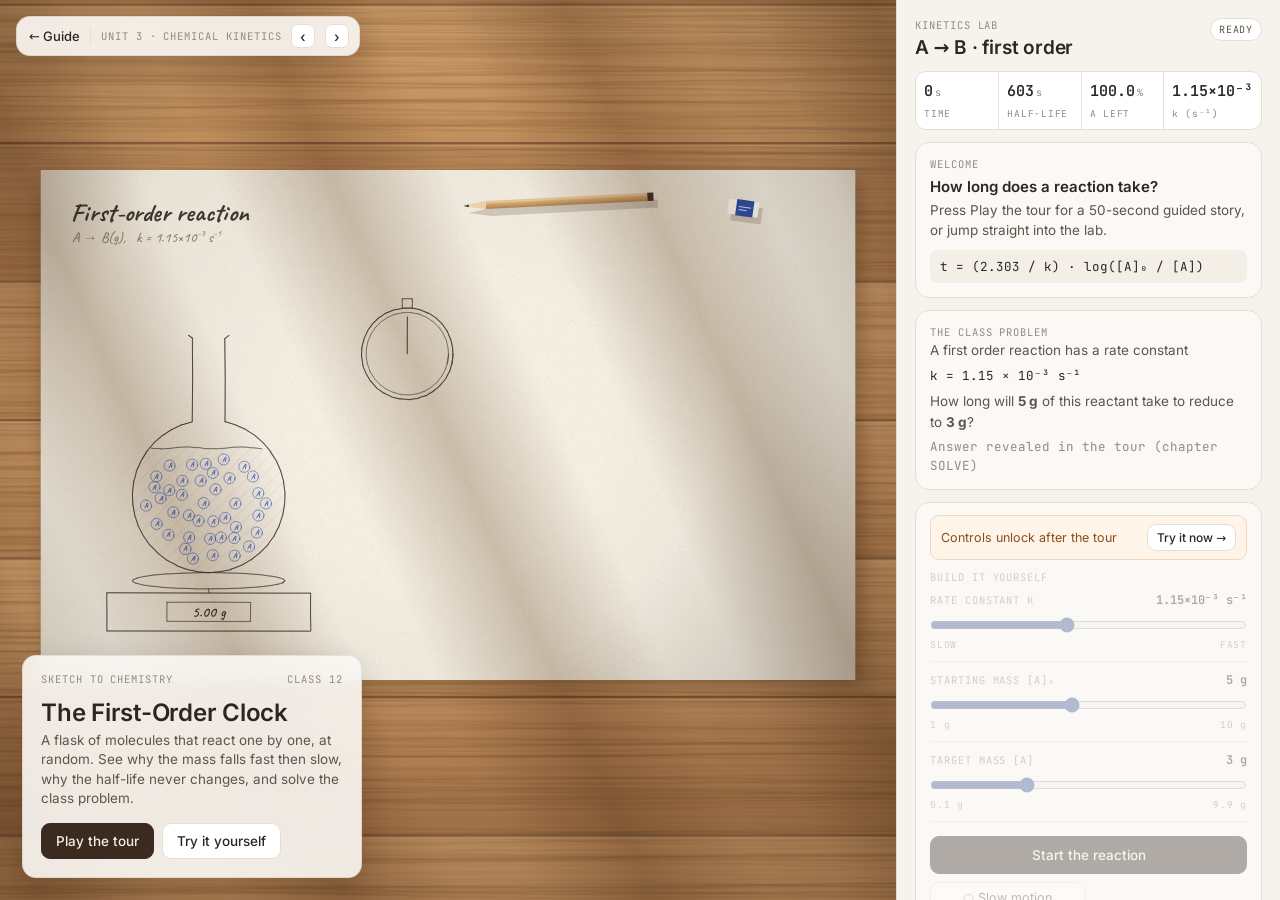
<file: lessons/first-order.html>
<!DOCTYPE html>
<html lang="en">
<head>
<meta charset="UTF-8">
<meta name="viewport" content="width=device-width, initial-scale=1">
<title>First-Order Reactions · Sketch to Chemistry</title>
<link rel="preconnect" href="https://fonts.googleapis.com">
<link rel="preconnect" href="https://fonts.gstatic.com" crossorigin>
<link href="https://fonts.googleapis.com/css2?family=Caveat:wght@500;700&family=Inter:wght@400;500;600;700&family=JetBrains+Mono:wght@400;600&display=swap" rel="stylesheet">
<link rel="stylesheet" href="../shared/studio.css">
</head>
<body>
<script src="../shared/catalog.js"></script>
<script src="../shared/studio.js"></script>
<script>
(() => {
const { clamp, S, Lr, lerp, easeOut, hash, SUP } = Studio.U;
const { INK, GRAY, ORANGE, BLUE, SANS, MONO, HAND } = Studio.C;
const { sk, hatch, hand, arrowSk, softEllipse, sphere, ringFx, tag, ellipsePts, sketchAxes } = Studio.draw;
let ctx, TT, P;                        // set at the start of every draw()

// ------------------------------------------------------------ chemistry
const K0 = 1.15e-3, M0 = 5, TGT = 3;
const tHalf = k => 0.693 / k;
const tFor = (k, m0, m) => 2.303 / k * Math.log10(m0 / m);
const massAt = (k, m0, t) => m0 * Math.exp(-k * t);
const supNum = e => String(e).split('').map(ch => SUP[ch]).join('');
function kfmt(k) {
  let e = Math.floor(Math.log10(k)), m = k / Math.pow(10, e);
  if (m >= 9.995) { m /= 10; e++; }
  return `${m.toFixed(2)}×10${supNum(e)}`;
}
const fmtg = v => String(+v.toFixed(2));
const fmtT = t => t < 100 ? t.toFixed(1) : String(Math.round(t));
function niceUp(x) {
  const p = Math.pow(10, Math.floor(Math.log10(x)));
  for (const f of [1, 2, 5, 10]) if (f * p >= x - 1e-9) return f * p;
  return 10 * p;
}
function niceStep(x) {
  const p = Math.pow(10, Math.floor(Math.log10(x))), f = x / p;
  return (f < 1.5 ? 1 : f < 3.5 ? 2 : f < 7.5 ? 5 : 10) * p;
}
// simulated seconds in the tour (time is compressed; jumps back to 0 "refill" the flask)
function tsim(t) {
  if (t < 11) return 0;
  if (t < 18) return 150 * Lr(t, 11.5, 17.5);
  if (t < 22.5) return lerp(150, 444.3, S(t, 18.5, 22));
  if (t < 23.5) return 444.3;
  if (t < 26) return lerp(444.3, 900, Lr(t, 23.5, 26));
  if (t < 33) return 1206 * Lr(t, 26.6, 32);
  if (t < 40) return 444.3;
  return 2400 * Lr(t, 40.5, 46.5);
}

// ------------------------------------------------------------ geometry
const FX = 330, FY = 640, FR = 150, NW = 32, NTOP = 330, LIQ = 545;
const HN = Math.sqrt(FR * FR - NW * NW);
const A1 = Math.atan2(-HN, -NW), A2 = Math.atan2(-HN, NW);
const WATCH = { x: 720, y: 360, r: 90 };
function flaskPts() {
  const pts = [[FX - NW - 8, NTOP - 6], [FX - NW, NTOP], [FX - NW, FY - HN]];
  for (let i = 1; i <= 40; i++) { const a = lerp(A1, A2 - Math.PI * 2, i / 40); pts.push([FX + Math.cos(a) * FR, FY + Math.sin(a) * FR]); }
  pts.push([FX + NW, NTOP], [FX + NW + 8, NTOP - 6]);
  return pts;
}
const FLASK_PTS = flaskPts();
function flaskPath() {
  ctx.beginPath(); ctx.moveTo(FX - NW, NTOP); ctx.lineTo(FX - NW, FY - HN);
  ctx.arc(FX, FY, FR, A1, A2, true); ctx.lineTo(FX + NW, NTOP);
}

// molecules: stratified exponential thresholds e (shuffled), so the fraction of A
// left at "k·t" is exactly the fraction with e > k·t ≈ e^(−kt)
const MOL = (() => {
  const arr = [];
  for (let k = 0; arr.length < 40 && k < 20000; k++) {
    const x = FX + (hash(k * 2 + 5) - 0.5) * 250, y = 562 + hash(k * 2 + 6) * 215;
    if (Math.hypot(x - FX, y - 650) > 120) continue;
    if (arr.some(o => Math.hypot(o.x - x, o.y - y) < 25)) continue;
    arr.push({ x, y, p1: hash(k * 7) * 6.28, p2: hash(k * 11) * 6.28, f1: .5 + hash(k * 3) * .8, f2: .5 + hash(k * 5) * .8 });
  }
  const order = arr.map((_, i) => i).sort((a, b) => hash(a * 13.7 + 1) - hash(b * 13.7 + 1));
  order.forEach((idx, j) => Object.assign(arr[idx], { e: -Math.log((j + 0.5) / arr.length), a: 1, conv: false, bAt: -1e9, drift: hash(idx * 3.3) * 60 - 30 }));
  return arr;
})();
const vA = { curve: 1, ln: 0, working: 0 };

// ------------------------------------------------------------ drawing: molecules
function molDraw(x, y, type, a, m) {
  if (a <= 0.01) return;
  const base = ctx.globalAlpha, r = type === 'A' ? 11 : 9;
  const col = type === 'A' ? BLUE : ORANGE;
  if (m < 1) {
    ctx.globalAlpha = base * a * (1 - m * 0.85);
    sk(ellipsePts(x, y, r, r, 14), x * 3 + y, 1, { w: 1.3, amp: 0.7, single: true, color: col });
    ctx.font = `700 15px ${HAND}`; ctx.fillStyle = col; ctx.textAlign = 'center'; ctx.textBaseline = 'middle';
    ctx.fillText(type, x, y + 1);
  }
  if (m > 0) {
    ctx.globalAlpha = base * a * m;
    sphere(x, y, r, type === 'A' ? '#6d8fbd' : '#cf8a55', type, { labelColor: type === 'A' ? '#fff' : '#3b2410', labelSize: 11 });
  }
  ctx.globalAlpha = base;
}
function drawMolecules(kt, m, env) {
  for (const o of MOL) {
    const target = o.e > kt ? 1 : 0;
    if (env.snap) { o.a = target; o.conv = target === 0; o.bAt = -1e9; }
    else {
      if (target === 0 && !o.conv) { o.conv = true; o.bAt = env.clock; }
      if (target === 1) o.conv = false;
      o.a = lerp(o.a, target, 1 - Math.exp(-env.rawDt * 10));
    }
    const x = o.x + 4 * Math.sin(o.f1 * env.clock + o.p1), y = o.y + 3 * Math.sin(o.f2 * env.clock * 1.1 + o.p2);
    molDraw(x, y, 'A', o.a, m);
    // B forms where A was, rises through the neck and escapes as a gas
    const age = (env.clock - o.bAt) / 1.8;
    if (o.conv && age > 0 && age < 1) {
      ringFx(o.x, o.y, age * 3, ORANGE, 16);
      let bx, by;
      if (age < 0.35) { const k = easeOut(age / 0.35); bx = lerp(o.x, FX, k); by = lerp(o.y, 520, k); }
      else if (age < 0.75) { const k = (age - 0.35) / 0.4; bx = FX + Math.sin(k * 6 + o.p1) * 8; by = lerp(520, 330, k); }
      else { const k = (age - 0.75) / 0.25; bx = lerp(FX, FX + o.drift, k); by = lerp(330, 240, k); }
      molDraw(bx, by, 'B', Math.min(1, age * 8) * (1 - S(age, 0.8, 1)), m);
    }
  }
}

// ------------------------------------------------------------ drawing: apparatus
function drawSketch(v) {
  sk(FLASK_PTS, 11, P(0.4, 1.6), { w: 2 });
  const lp = P(1.6, 2.2), dx = Math.sqrt(FR * FR - (FY - LIQ) ** 2);
  const liq = []; for (let x = FX - dx + 4; x <= FX + dx - 4; x += 18) liq.push([x, LIQ + Math.sin(x * 0.06) * 2]);
  sk(liq, 21, lp, { w: 1.4 });
  hatch(() => { flaskPath(); ctx.closePath(); }, FX - FR, LIQ, FX + FR, FY + FR, 26, 5, lp, 0.15);
  // balance
  const bp = P(2.0, 3.0);
  sk([[130, 830], [530, 830], [530, 905], [130, 905], [130, 830]], 31, bp, { w: 1.9 });
  sk([[248, 848], [412, 848], [412, 886], [248, 886], [248, 848]], 33, bp, { w: 1.4 });
  sk(ellipsePts(FX, 806, 150, 16, 30), 35, bp, { w: 1.6 });
  sk([[FX, 822], [FX, 830]], 37, bp, { w: 1.6 });
  if (bp >= 1) hand(massAt(v.k, v.m0, v.ts).toFixed(2) + ' g', FX, 878, { size: 30, align: 'center' });
  // stopwatch
  const wp = P(3.0, 4.0), W = WATCH;
  sk(ellipsePts(W.x, W.y, W.r, W.r, 34), 41, wp, { w: 2 });
  sk(ellipsePts(W.x, W.y, W.r - 9, W.r - 9, 34), 43, wp, { w: 1.2 });
  sk([[W.x - 10, W.y - W.r], [W.x - 10, W.y - W.r - 18], [W.x + 10, W.y - W.r - 18], [W.x + 10, W.y - W.r]], 45, wp, { w: 1.6 });
  if (wp >= 1) {
    const ang = -Math.PI / 2 + Math.PI * 2 * (v.ts / v.rev);
    sk([[W.x, W.y], [W.x + Math.cos(ang) * (W.r - 18), W.y + Math.sin(ang) * (W.r - 18)]], 47, 1, { w: 2.2, single: true });
  }
}
function drawBalanceModel(mass) {
  softEllipse(FX + 20, 912, 250, 20, 0.28);
  ctx.fillStyle = '#b8ad99'; ctx.beginPath(); ctx.roundRect(126, 826, 408, 84, 16); ctx.fill();
  const body = ctx.createLinearGradient(0, 830, 0, 906); body.addColorStop(0, '#f1ece2'); body.addColorStop(1, '#dcd3c3');
  ctx.fillStyle = body; ctx.beginPath(); ctx.roundRect(130, 830, 400, 76, 14); ctx.fill();
  ctx.fillStyle = '#3b3631'; ctx.beginPath(); ctx.roundRect(240, 842, 180, 50, 8); ctx.fill();
  const lcd = ctx.createLinearGradient(0, 848, 0, 886); lcd.addColorStop(0, '#c4cfae'); lcd.addColorStop(1, '#a9b692');
  ctx.fillStyle = lcd; ctx.beginPath(); ctx.roundRect(248, 848, 164, 38, 5); ctx.fill();
  ctx.fillStyle = '#1e2518'; ctx.font = `700 26px ${MONO}`; ctx.textAlign = 'center'; ctx.textBaseline = 'middle';
  ctx.fillText(mass.toFixed(2) + ' g', FX, 868);
  ctx.fillStyle = '#7d7466'; ctx.font = `600 10px ${MONO}`; ctx.fillText('MASS OF A', 185, 868); ctx.fillText('TARED', 475, 868);
  ctx.fillStyle = '#8c8577'; ctx.fillRect(FX - 12, 806, 24, 26);
  const pan = ctx.createLinearGradient(FX - 150, 0, FX + 150, 0); pan.addColorStop(0, '#9aa1a9'); pan.addColorStop(0.4, '#e4e7ea'); pan.addColorStop(1, '#8f969e');
  ctx.fillStyle = pan; ctx.beginPath(); ctx.ellipse(FX, 806, 150, 16, 0, 0, Math.PI * 2); ctx.fill();
  ctx.strokeStyle = 'rgba(80,86,94,0.6)'; ctx.lineWidth = 1.5; ctx.stroke();
}
function drawFlaskBack() {
  softEllipse(FX + 25, 796, 120, 12, 0.25);
  flaskPath(); ctx.closePath(); ctx.fillStyle = 'rgba(225,238,244,0.25)'; ctx.fill();
  ctx.save(); flaskPath(); ctx.closePath(); ctx.clip();
  const g = ctx.createLinearGradient(FX - FR, 0, FX + FR, 0);
  g.addColorStop(0, 'rgba(170,190,205,0.45)'); g.addColorStop(0.5, 'rgba(205,218,228,0.3)'); g.addColorStop(1, 'rgba(170,190,205,0.5)');
  ctx.fillStyle = g; ctx.fillRect(FX - FR, LIQ, FR * 2, FR * 2);
  ctx.strokeStyle = 'rgba(255,255,255,0.55)'; ctx.lineWidth = 1.5;
  ctx.beginPath(); ctx.moveTo(FX - FR, LIQ); ctx.lineTo(FX + FR, LIQ); ctx.stroke();
  ctx.restore();
}
function drawFlaskFront() {
  flaskPath(); ctx.strokeStyle = 'rgba(95,115,125,0.65)'; ctx.lineWidth = 3; ctx.lineJoin = 'round'; ctx.stroke();
  ctx.beginPath(); ctx.ellipse(FX, NTOP, NW + 7, 6, 0, 0, Math.PI * 2); ctx.lineWidth = 2.5; ctx.stroke();
  ctx.strokeStyle = 'rgba(255,255,255,0.6)'; ctx.lineWidth = 7; ctx.lineCap = 'round';
  ctx.beginPath(); ctx.arc(FX, FY, FR - 16, Math.PI * 1.08, Math.PI * 1.38); ctx.stroke();
  ctx.lineWidth = 4; ctx.beginPath(); ctx.moveTo(FX - NW + 8, NTOP + 20); ctx.lineTo(FX - NW + 8, FY - HN - 10); ctx.stroke();
}
function drawWatchModel(ts, rev) {
  const W = WATCH;
  softEllipse(W.x + 14, W.y + 18, W.r + 12, W.r + 4, 0.22);
  ctx.fillStyle = '#8f969e'; ctx.fillRect(W.x - 10, W.y - W.r - 22, 20, 18);
  ctx.fillStyle = '#b5bbc2'; ctx.beginPath(); ctx.roundRect(W.x - 17, W.y - W.r - 30, 34, 11, 4); ctx.fill();
  const ring = ctx.createRadialGradient(W.x - 30, W.y - 35, 10, W.x, W.y, W.r);
  ring.addColorStop(0, '#eef0f2'); ring.addColorStop(0.7, '#b9bfc6'); ring.addColorStop(1, '#858c94');
  ctx.fillStyle = ring; ctx.beginPath(); ctx.arc(W.x, W.y, W.r, 0, Math.PI * 2); ctx.fill();
  ctx.fillStyle = '#f7f3ea'; ctx.beginPath(); ctx.arc(W.x, W.y, W.r - 9, 0, Math.PI * 2); ctx.fill();
  ctx.strokeStyle = '#5d554c';
  for (let i = 0; i < 50; i++) {
    const a = -Math.PI / 2 + Math.PI * 2 * i / 50, major = i % 5 === 0, r1 = W.r - 12, r2 = r1 - (major ? 11 : 5);
    ctx.lineWidth = major ? 2 : 1;
    ctx.beginPath(); ctx.moveTo(W.x + Math.cos(a) * r1, W.y + Math.sin(a) * r1); ctx.lineTo(W.x + Math.cos(a) * r2, W.y + Math.sin(a) * r2); ctx.stroke();
  }
  ctx.fillStyle = '#5d554c'; ctx.font = `600 12px ${SANS}`; ctx.textAlign = 'center'; ctx.textBaseline = 'middle';
  for (let i = 0; i < 10; i += 2) {
    const a = -Math.PI / 2 + Math.PI * 2 * i / 10, v = rev * i / 10;
    ctx.fillText(v >= 1000 ? (v / 1000) + 'k' : String(+v.toFixed(1)), W.x + Math.cos(a) * (W.r - 36), W.y + Math.sin(a) * (W.r - 36));
  }
  ctx.fillStyle = '#948b80'; ctx.font = `600 9px ${MONO}`; ctx.fillText('SECONDS', W.x, W.y + 26);
  const ang = -Math.PI / 2 + Math.PI * 2 * (ts / rev);
  ctx.strokeStyle = '#a8433a'; ctx.lineWidth = 3; ctx.lineCap = 'round';
  ctx.beginPath(); ctx.moveTo(W.x - Math.cos(ang) * 14, W.y - Math.sin(ang) * 14); ctx.lineTo(W.x + Math.cos(ang) * (W.r - 16), W.y + Math.sin(ang) * (W.r - 16)); ctx.stroke();
  ctx.fillStyle = '#3b3631'; ctx.beginPath(); ctx.arc(W.x, W.y, 5, 0, Math.PI * 2); ctx.fill();
}

// ------------------------------------------------------------ notebook views
const BOX = { x0: 1110, y0: 260, x1: 1500, y1: 740 };
function drawCurve(a, v) {
  if (a <= 0.01) return;
  const b = ctx.globalAlpha; ctx.globalAlpha = b * a;
  const { k, m0, target, ts } = v, tmax = v.tmax, ymax = m0 * 1.1;
  hand('mass of A vs time', 1070, 205, { size: 40 });
  const xs = niceStep(tmax / 5), xt = [], yt = [];
  for (let x = 0; x <= tmax + 1e-6; x += xs) xt.push(+x.toFixed(4));
  for (let y = 0; y <= ymax + 1e-6; y += (m0 > 6 ? 2 : 1)) yt.push(y);
  const { X, Y } = sketchAxes(BOX, { xmin: 0, xmax: tmax, ymin: 0, ymax }, { xlabel: 't (s)', ylabel: 'mass of A (g)', xticks: xt, yticks: yt, seed: 1101, xfmt: x => x >= 10000 ? (x / 1000) + 'k' : String(+x.toFixed(1)) });
  const full = []; for (let i = 0; i <= 60; i++) { const t = tmax * i / 60; full.push([X(t), Y(massAt(k, m0, t))]); }
  sk(full, 1111, 1, { w: 1, color: GRAY, dash: [4, 8], single: true, amp: 0.3 });
  const tl = Math.min(ts, tmax);
  if (tl > 0) {
    const N = Math.max(2, Math.ceil(60 * tl / tmax)), live = [];
    for (let i = 0; i <= N; i++) { const t = tl * i / N; live.push([X(t), Y(massAt(k, m0, t))]); }
    sk(live, 1121, 1, { w: 2.4, amp: 0.4 });
  }
  if (v.showHalf) {
    const th = tHalf(k);
    for (let n = 1; n <= 2; n++) {
      if (n * th > tmax || ts < n * th) continue;
      const mm = m0 / Math.pow(2, n), px = X(n * th), py = Y(mm), p0 = X((n - 1) * th);
      sk([[X(0), py], [px, py]], 1130 + n, 1, { w: 1, color: GRAY, dash: [5, 6], single: true });
      sk([[px, py], [px, Y(0)]], 1140 + n, 1, { w: 1, color: GRAY, dash: [5, 6], single: true });
      hand(`${fmtg(mm)} g`, X(0) + 8, py - 8, { size: 21, color: ORANGE });
      const ya = Y(0) - 22 - (n - 1) * 0;
      sk([[p0 + 4, ya], [px - 4, ya]], 1150 + n, 1, { w: 1.6, color: ORANGE, single: true });
      sk([[p0 + 4, ya - 6], [p0 + 4, ya + 6]], 1160 + n, 1, { w: 1.6, color: ORANGE, single: true });
      sk([[px - 4, ya - 6], [px - 4, ya + 6]], 1170 + n, 1, { w: 1.6, color: ORANGE, single: true });
      hand(`t½ = ${fmtT(th)} s`, (p0 + px) / 2, ya - 10, { size: 20, color: ORANGE, align: 'center' });
    }
  }
  if (v.showTarget) {
    const tT = tFor(k, m0, target);
    if (tT <= tmax && ts >= tT - 0.5) {
      const px = X(tT), py = Y(target);
      sk([[X(0), py], [px, py]], 1181, 1, { w: 1.2, color: ORANGE, dash: [6, 6], single: true });
      sk([[px, py], [px, Y(0)]], 1183, 1, { w: 1.2, color: ORANGE, dash: [6, 6], single: true });
      hand(`${fmtg(target)} g`, X(0) + 8, py - 8, { size: 22, color: ORANGE });
      hand(`${fmtT(tT)} s`, px + 8, py + 26, { size: 22, color: ORANGE });
    }
  }
  if (tl >= 0) {
    const cx = X(tl), cy = Y(massAt(k, m0, tl));
    ctx.fillStyle = ORANGE; ctx.beginPath(); ctx.arc(cx, cy, 8, 0, Math.PI * 2); ctx.fill();
    ctx.strokeStyle = '#f3f0e8'; ctx.lineWidth = 3; ctx.stroke();
    const right = cx < 1390;
    hand(massAt(k, m0, tl).toFixed(2) + ' g', cx + (right ? 14 : -14), cy - 14, { size: 26, color: ORANGE, align: right ? 'left' : 'right' });
  }
  ctx.globalAlpha = b;
}
function drawLn(a, v) {
  if (a <= 0.01) return;
  const b = ctx.globalAlpha; ctx.globalAlpha = b * a;
  const { k, m0, ts } = v, tmax = v.tmax, L0 = Math.log(m0), Lm = L0 - k * tmax;
  const ymin = Math.floor((Lm - 0.2) * 2) / 2, ymax = Math.ceil((L0 + 0.2) * 2) / 2;
  const ystep = ymax - ymin > 4 ? 1 : 0.5, xs = niceStep(tmax / 5), xt = [], yt = [];
  for (let x = 0; x <= tmax + 1e-6; x += xs) xt.push(+x.toFixed(4));
  for (let y = Math.ceil(ymin / ystep) * ystep; y <= ymax + 1e-6; y += ystep) yt.push(+y.toFixed(2));
  hand('ln (mass of A) vs time', 1070, 205, { size: 40 });
  const { X, Y } = sketchAxes(BOX, { xmin: 0, xmax: tmax, ymin, ymax }, { xlabel: 't (s)', ylabel: 'ln [A]', xticks: xt, yticks: yt, seed: 1201,
    xfmt: x => x >= 10000 ? (x / 1000) + 'k' : String(+x.toFixed(1)), yfmt: y => (y < 0 ? '−' : '') + Math.abs(y).toFixed(1) });
  const Lt = t => L0 - k * t;
  sk([[X(0), Y(L0)], [X(tmax), Y(Lm)]], 1211, 1, { w: 1, color: GRAY, dash: [4, 8], single: true });
  const tl = Math.min(ts, tmax);
  if (tl > 0) sk([[X(0), Y(L0)], [X(tl), Y(Lt(tl))]], 1221, 1, { w: 2.4, amp: 0.5 });
  const t1 = 0.2 * tmax, t2 = 0.55 * tmax;
  if (TT === null || tl >= t2) {
    sk([[X(t1), Y(Lt(t1))], [X(t2), Y(Lt(t1))], [X(t2), Y(Lt(t2))]], 1231, 1, { w: 1.8, color: ORANGE });
    hand('Δt', (X(t1) + X(t2)) / 2, Y(Lt(t1)) - 8, { size: 22, color: ORANGE, align: 'center' });
    hand('Δ ln[A]', X(t2) + 8, (Y(Lt(t1)) + Y(Lt(t2))) / 2 + 6, { size: 22, color: ORANGE });
    hand(`slope = −k = −${kfmt(k)} s⁻¹`, X(t1) - 20, Y(Lt(t1)) - 44, { size: 25, color: ORANGE });
  }
  const cx = X(tl), cy = Y(Lt(tl));
  ctx.fillStyle = ORANGE; ctx.beginPath(); ctx.arc(cx, cy, 8, 0, Math.PI * 2); ctx.fill();
  ctx.strokeStyle = '#f3f0e8'; ctx.lineWidth = 3; ctx.stroke();
  ctx.globalAlpha = b;
}
function drawWorking(a, v) {
  if (a <= 0.01) return;
  const b = ctx.globalAlpha; ctx.globalAlpha = b * a;
  const { k, m0, target } = v, X = 1070, sz = 32;
  const lg = Math.log10(m0 / target), t = tFor(k, m0, target), th = tHalf(k);
  hand('integrated rate law (first order)', X, 205, { size: 36, color: GRAY, prog: P(33.4, 34.0) });
  hand('t = (2.303 / k) × log([A]₀ / [A])', X, 265, { size: sz, prog: P(33.8, 34.8) });
  hand(`   = (2.303 / ${kfmt(k)}) × log(${fmtg(m0)} / ${fmtg(target)})`, X, 320, { size: sz, prog: P(34.8, 35.8) });
  hand(`   = ${Math.round(2.303 / k)} × ${lg.toFixed(4)}`, X, 375, { size: sz, prog: P(35.8, 36.6) });
  const fin = P(36.8, 37.4);
  if (fin > 0) {
    const w = hand(`t ≈ ${fmtT(t)} s`, X + 20, 460, { size: 52, color: ORANGE, prog: fin, weight: 700 });
    const cp = P(37.2, 37.7);
    if (cp > 0) sk(ellipsePts(X + 20 + w / 2, 444, w / 2 + 28, 40, 30, -2.2, -2.2 + Math.PI * 2.15), 1301, cp, { w: 2.2, color: ORANGE });
  }
  hand('half-life:  t½ = 0.693 / k', X, 555, { size: sz, prog: P(38.0, 38.6) });
  hand(`   = 0.693 / ${kfmt(k)} = ${fmtT(th)} s`, X, 605, { size: sz, prog: P(38.6, 39.2) });
  hand('grams are fine: only the ratio [A]₀ / [A] matters', X, 680, { size: 24, color: GRAY, prog: P(39.2, 39.8) });
  ctx.globalAlpha = b;
}

// ------------------------------------------------------------ tour notes
function note(t, t0, t1, tOut, fn) {
  if (t < t0 || t > tOut + 0.6) return;
  const b = ctx.globalAlpha; ctx.globalAlpha = b * (1 - S(t, tOut, tOut + 0.6));
  fn(Lr(t, t0, t1)); ctx.globalAlpha = b;
}
function drawTourNotes(t) {
  note(t, 4.9, 5.4, 10.5, p => { hand('A molecules', 600, 745, { size: 32, color: ORANGE, align: 'center', prog: p }); arrowSk(560, 735, 450, 700, 1401, p); });
  note(t, 5.1, 5.6, 10.5, p => { hand('gas B escapes', 470, 292, { size: 30, color: ORANGE, prog: p }); arrowSk(465, 296, 372, 322, 1403, p); });
  note(t, 5.3, 5.8, 10.5, p => { hand('balance', 620, 885, { size: 30, color: ORANGE, align: 'center', prog: p }); arrowSk(575, 878, 535, 868, 1405, p, ORANGE, 0.1); });
  note(t, 5.5, 6.0, 10.5, p => { hand('stopwatch', 900, 330, { size: 30, color: ORANGE, align: 'center', prog: p }); arrowSk(860, 340, 815, 360, 1407, p); });
  note(t, 11.8, 12.8, 17.6, p => { hand('every A has the same chance', 500, 625, { size: 27, color: ORANGE, prog: p }); hand('of reacting in each second', 500, 657, { size: 27, color: ORANGE, prog: p }); });
  note(t, 13.2, 14.0, 17.6, p => { hand('k = 1.15×10⁻³ s⁻¹', 500, 715, { size: 27, color: INK, prog: p }); hand('≈ 0.115 % of A per second', 500, 747, { size: 24, color: GRAY, prog: p }); });
  note(t, 14.8, 15.6, 17.6, p => { hand('more A → more pops each second', 500, 800, { size: 25, color: ORANGE, prog: p }); hand('rate = k[A]', 500, 832, { size: 27, color: INK, prog: p }); });
  note(t, 19.5, 20.5, 25.6, p => hand('fast at first, then slower and slower…', 1070, 890, { size: 26, color: ORANGE, prog: p }));
  note(t, 22.2, 23.0, 25.6, p => hand('5 g → 3 g takes about 444 s', 1070, 928, { size: 26, color: INK, prog: p }));
  note(t, 27.5, 28.5, 32.6, p => hand('every halving takes the same 603 s', 1070, 890, { size: 26, color: ORANGE, prog: p }));
  note(t, 30.5, 31.5, 32.6, p => hand('…no matter how much A you start with', 1070, 928, { size: 26, color: GRAY, prog: p }));
  note(t, 43.5, 44.5, 46.8, p => hand('a straight line → it is first order', 1070, 890, { size: 26, color: ORANGE, prog: p }));
  note(t, 47.3, 48.2, 60, p => { hand('your turn', 1380, 940, { size: 54, color: ORANGE, prog: p, weight: 700, align: 'center' }); arrowSk(1470, 925, 1580, 900, 1409, p); });
}

// ------------------------------------------------------------ lesson config
const viewOf = (st, lab) => lab
  ? (() => { const th = tHalf(lab.k), tT = tFor(lab.k, lab.m0, lab.target), tmax = niceUp(Math.max(3 * th, tT * 1.25, lab.ts * 1.02, 1));
      return { k: lab.k, m0: lab.m0, target: lab.target, ts: lab.ts, tmaxC: tmax, tmaxL: tmax, rev: niceUp(th * 1.25), showTarget: true, showHalf: true }; })()
  : { k: st.k, m0: st.m0, target: st.target, ts: st.ts, tmaxC: 1800, tmaxL: 2400, rev: 1000, showTarget: st.showTarget, showHalf: st.showHalf };

Studio.lesson({
  id: 'first-order',
  unit: 'Unit 3 · Chemical Kinetics',
  title: 'The First-Order Clock',
  headline: 'A → B · first order',
  panelEyebrow: 'Kinetics lab',
  intro: 'A flask of molecules that react one by one, at random. See why the mass falls fast then slow, why the half-life never changes, and solve the class problem.',
  welcome: { title: 'How long does a reaction take?', text: 'Press Play the tour for a 50-second guided story, or jump straight into the lab.', formula: 't = (2.303 / k) · log([A]₀ / [A])' },
  problem: {
    html: 'A first order reaction has a rate constant <span class="cell">k = 1.15 × 10⁻³ s⁻¹</span>How long will <b>5 g</b> of this reactant take to reduce to <b>3 g</b>?',
    answer: 't = (2.303 / k)·log(5/3) = 2003 × 0.2218 ≈ 444 s', revealAt: 37.4, revealChapter: 'SOLVE',
  },
  tourEnd: 50,
  introT: 6,
  chapters: [
    { t: 0, key: 'SKETCH', title: 'A reaction on paper', text: 'A flask of reactant A that slowly turns into gas B, which escapes. The balance under the flask shows how much A is left, and the stopwatch keeps time.', formula: 'A → B (gas)' },
    { t: 6, key: 'BUILD', title: 'Brought to life', text: 'Every blue sphere is a molecule of A. Each one will react sooner or later, but nobody can say exactly when.', formula: 'mass of A at t = 0 : 5.00 g' },
    { t: 11, key: 'RANDOM', title: 'Same chance, every second', text: 'In a first-order reaction every A molecule has the same small chance of reacting in each second: k = 1.15 × 10⁻³ s⁻¹, about 0.115 % per second. More A means more molecules react each second, so rate = k[A].', formula: 'rate = k [A]' },
    { t: 18, key: 'CURVE', title: 'Fast at first, then slower', text: 'As A runs out there are fewer molecules left to react, so the mass falls more and more slowly. The curve is an exponential decay, and 5 g reaches 3 g after about 444 s.', formula: '[A] = [A]₀ · e^(−kt)' },
    { t: 26, key: 'HALF-LIFE', title: 'Halving in equal steps', text: 'Start again. After 603 s half of the A is gone (5 → 2.5 g). After another 603 s half of the rest is gone (2.5 → 1.25 g). A first-order half-life does not depend on how much you start with.', formula: 't½ = 0.693 / k = 603 s' },
    { t: 33, key: 'SOLVE', title: 'Now the class problem', text: 'Use the integrated rate law with [A]₀ = 5 g and [A] = 3 g. Grams work because only the ratio [A]₀/[A] matters.', formula: 't = (2.303 / k) · log(5/3) ≈ 444 s' },
    { t: 40, key: 'STRAIGHT', title: 'The straight-line test', text: 'Plot ln[A] against time and a first-order reaction gives a straight line with slope −k. This is how chemists recognise first-order kinetics in experimental data.', formula: 'ln[A] = ln[A]₀ − k t' },
    { t: 47, key: 'YOUR TURN', title: 'Your turn', text: 'Change k and the masses, run the clock, switch notebook views, and try to complete all four challenges.', formula: '' },
  ],
  camera: [[0, 800, 500, 1], [6, 800, 500, 1], [8.5, 600, 545, 1.15], [11, 600, 545, 1.15], [12.5, 400, 650, 2.0], [17.3, 400, 650, 2.0],
    [18.8, 800, 510, 1], [32.5, 800, 510, 1], [34, 1270, 470, 1.45], [39.6, 1270, 470, 1.45], [41, 800, 510, 1], [99, 800, 510, 1]],
  tourState(t) {
    return {
      ts: tsim(t), k: K0, m0: M0, target: TGT, m: S(t, 6.5, 9.5),
      views: { curve: S(t, 18, 18.8) * (1 - S(t, 32.6, 33.2)), working: S(t, 33.2, 34) * (1 - S(t, 39.6, 40.2)), ln: S(t, 40.2, 41) },
      showTarget: t >= 21.5 && t < 26, showHalf: t >= 26.5 && t < 33,
    };
  },
  initLab: () => ({ k: K0, m0: M0, target: TGT, ts: 0, running: false, speed: 50, slow: false, m: 1, view: 'curve' }),
  step(lab, dt) {
    if (!lab.running) return;
    lab.ts += dt * lab.speed;
    if (Math.exp(-lab.k * lab.ts) < 1e-4) lab.running = false;
  },
  draw(env) {
    ctx = env.ctx; TT = env.TT; P = env.P;
    const lab = env.mode === 'lab' ? env.lab : null, st = env.st;
    const v = viewOf(st, lab), m = lab ? lab.m : st.m;
    if (lab) for (const k in vA) vA[k] = env.snap ? (k === lab.view ? 1 : 0) : lerp(vA[k], k === lab.view ? 1 : 0, 1 - Math.exp(-env.rawDt * 7));
    const views = lab ? vA : st.views, mass = massAt(v.k, v.m0, v.ts);

    hand('First-order reaction', 60, 100, { size: 50, prog: P(3.8, 4.8), weight: 700 });
    hand(`A → B(g),   k = ${kfmt(v.k)} s⁻¹`, 62, 140, { size: 28, color: GRAY, prog: P(4.4, 5.2) });

    ctx.globalAlpha = 1 - 0.82 * m; drawSketch(v); ctx.globalAlpha = 1;
    const tipAfterSketch = Studio.pencilTip;
    if (m > 0) { ctx.globalAlpha = m; drawBalanceModel(mass); drawFlaskBack(); ctx.globalAlpha = 1; }
    ctx.globalAlpha = P(4.0, 4.8); drawMolecules(v.k * v.ts, m, env); ctx.globalAlpha = 1;
    if (m > 0) { ctx.globalAlpha = m; drawFlaskFront(); drawWatchModel(v.ts, v.rev); ctx.globalAlpha = 1; }
    const tagA = TT === null ? 1 : S(TT, 8.5, 9.5);
    if (tagA > 0) {
      ctx.globalAlpha = tagA;
      hand(`t = ${Math.round(v.ts)} s`, WATCH.x, WATCH.y + WATCH.r + 50, { size: 34, align: 'center' });
      ctx.globalAlpha = 1;
      tag(WATCH.x, WATCH.y + WATCH.r + 95, `k = ${kfmt(v.k)} s⁻¹`, { color: BLUE, alpha: tagA });
    }
    drawCurve(views.curve, { ...v, tmax: v.tmaxC });
    drawLn(views.ln, { ...v, tmax: v.tmaxL });
    drawWorking(views.working, v);
    if (env.mode === 'tour') drawTourNotes(TT);
    if (lab) {
      const frac = Math.exp(-lab.k * lab.ts);
      hand(lab.running ? 'reacting: B escapes as a gas, the balance drops' : lab.ts === 0 ? 'press Start the reaction to run the clock' : frac < 1e-4 ? 'all the A has reacted' : 'paused',
        FX, 958, { size: 26, color: ORANGE, align: 'center' });
    }
    Studio.pencilTip = tipAfterSketch || Studio.pencilTip;
  },
  stats: [{ id: 't', label: 'TIME' }, { id: 'h', label: 'HALF-LIFE' }, { id: 'f', label: 'A LEFT' }, { id: 'k', label: 'k (s⁻¹)' }],
  statValues(st) {
    const frac = Math.exp(-st.k * st.ts);
    return { t: `${Math.round(st.ts)}<small>s</small>`, h: `${fmtT(tHalf(st.k))}<small>s</small>`, f: `${(frac * 100).toFixed(1)}<small>%</small>`, k: kfmt(st.k) };
  },
  now(st, lab) {
    const th = tHalf(lab.k), tT = tFor(lab.k, lab.m0, lab.target), frac = Math.exp(-lab.k * lab.ts);
    let title, text;
    if (frac < 1e-4) { title = 'All the A has reacted'; text = `After about ${fmtT(13.3 * th)} s (more than 13 half-lives) less than 0.01 % of A is left. In theory an exponential never reaches zero; in practice it is gone.`; }
    else if (lab.ts === 0) { title = 'Ready: press Start'; text = `With k = ${kfmt(lab.k)} s⁻¹, half of the A will be gone after <b>${fmtT(th)} s</b>, and ${fmtg(lab.m0)} g will reach ${fmtg(lab.target)} g after <b>${fmtT(tT)} s</b>. Start the clock and check the prediction.`; }
    else if (lab.ts >= tT) { title = 'Target reached'; text = `The balance passed ${fmtg(lab.target)} g at ${fmtT(tT)} s, exactly as t = (2.303/k) log([A]₀/[A]) predicted. ${(frac * 100).toFixed(1)} % of the A is left.`; }
    else if (lab.running) { title = 'Reacting…'; text = `Each second about ${(lab.k * 100).toPrecision(2)} % of the <i>remaining</i> A reacts. The mass falls fast at first and more slowly later, because fewer molecules are left to react.`; }
    else { title = 'Paused'; text = `${(frac * 100).toFixed(1)} % of the A is left after ${Math.round(lab.ts)} s. Press Resume to continue.`; }
    return { title, text, formula: `t = (2.303 / ${kfmt(lab.k)}) × log(${fmtg(lab.m0)} / ${fmtg(lab.target)}) = ${fmtT(tT)} s   ·   t½ = ${fmtT(th)} s` };
  },
  controls: [
    { type: 'slider', label: 'Rate constant k', min: -4, max: -1.52, ends: ['SLOW', 'FAST'],
      get: l => Math.log10(l.k), set: (l, v) => { l.k = Math.pow(10, v); l.ts = 0; l.running = false; }, show: l => kfmt(l.k) + ' s⁻¹' },
    { type: 'slider', label: 'Starting mass [A]₀', min: 1, max: 10, step: 0.5, ends: ['1 g', '10 g'],
      get: l => l.m0, set: (l, v) => { l.m0 = v; if (l.target >= v) l.target = +(v * 0.6).toFixed(1); l.ts = 0; l.running = false; }, show: l => fmtg(l.m0) + ' g' },
    { type: 'slider', label: 'Target mass [A]', min: 0.1, max: 9.9, step: 0.1, ends: ['0.1 g', '9.9 g'],
      get: l => l.target, set: (l, v) => { l.target = +Math.min(v, l.m0 - 0.1).toFixed(1); }, show: l => fmtg(l.target) + ' g' },
    { type: 'button', label: l => l.running ? 'Pause the reaction' : (l.ts > 0 && Math.exp(-l.k * l.ts) >= 1e-4 ? 'Resume the reaction' : 'Start the reaction'),
      onClick: l => { if (Math.exp(-l.k * l.ts) < 1e-4) l.ts = 0; l.running = !l.running; },
      chips: [{ key: 'slow', label: 'Slow motion' }] },
    { type: 'button', dark: false, label: 'Reset clock', onClick: l => { l.ts = 0; l.running = false; } },
    { type: 'slider', label: 'Clock speed', min: 1, max: 2.3, ends: ['×10', '×200'], get: l => Math.log10(l.speed), set: (l, v) => { l.speed = Math.pow(10, v); }, show: l => '×' + Math.round(l.speed) },
    { type: 'slider', label: 'Sketch — Model', min: 0, max: 1, ends: ['SKETCH', 'MODEL'], get: l => l.m, set: (l, v) => { l.m = v; } },
    { type: 'segment', key: 'view', label: 'Notebook view', options: [['curve', '[A] vs t'], ['ln', 'ln[A] vs t'], ['working', 'Working']] },
  ],
  challenges: [
    { id: 'half', text: 'Set the half-life to 60 s (±1 s)', hint: 'Hint: t½ = 0.693 / k. What k gives 60 s?', test: l => Math.abs(tHalf(l.k) - 60) < 1 },
    { id: 'fast', text: 'Reach the target mass in under 100 s of reaction time', hint: 'Run the clock: a bigger k, or a target close to the start.', test: l => { const tT = tFor(l.k, l.m0, l.target); return tT < 100 && l.ts >= tT && l.ts > 0; } },
    { id: 'quarter', text: 'Run the reaction until only 25 % of A is left', hint: 'That is exactly two half-lives.', test: l => l.ts > 0 && Math.exp(-l.k * l.ts) <= 0.25 },
    { id: 'one', text: 'Let A fall below 1 %', hint: 'About 6.6 half-lives. Turn up the clock speed.', test: l => l.ts > 0 && Math.exp(-l.k * l.ts) < 0.01 },
  ],
  quiz: {
    question: 'You start with <b>10 g</b> instead of 5 g (same k = 1.15 × 10⁻³ s⁻¹). How long until half of it has reacted?',
    options: ['Twice as long: about 1206 s', 'The same: about 603 s', 'Half as long: about 301 s'], correct: 1,
    right: '✓ Right. For first order t½ = 0.693/k: the starting amount cancels out. 10 g → 5 g takes the same 603 s as 5 g → 2.5 g. <b>Test it:</b> set [A]₀ to 10 g and watch the half-life stat stay put.',
    wrong: '✗ Not quite. More A does mean more molecules react each second, but you also have more to get through, and the two effects cancel exactly: t½ = 0.693/k has no [A]₀ in it.',
  },
});
})();
</script>
</body>
</html>
</file>
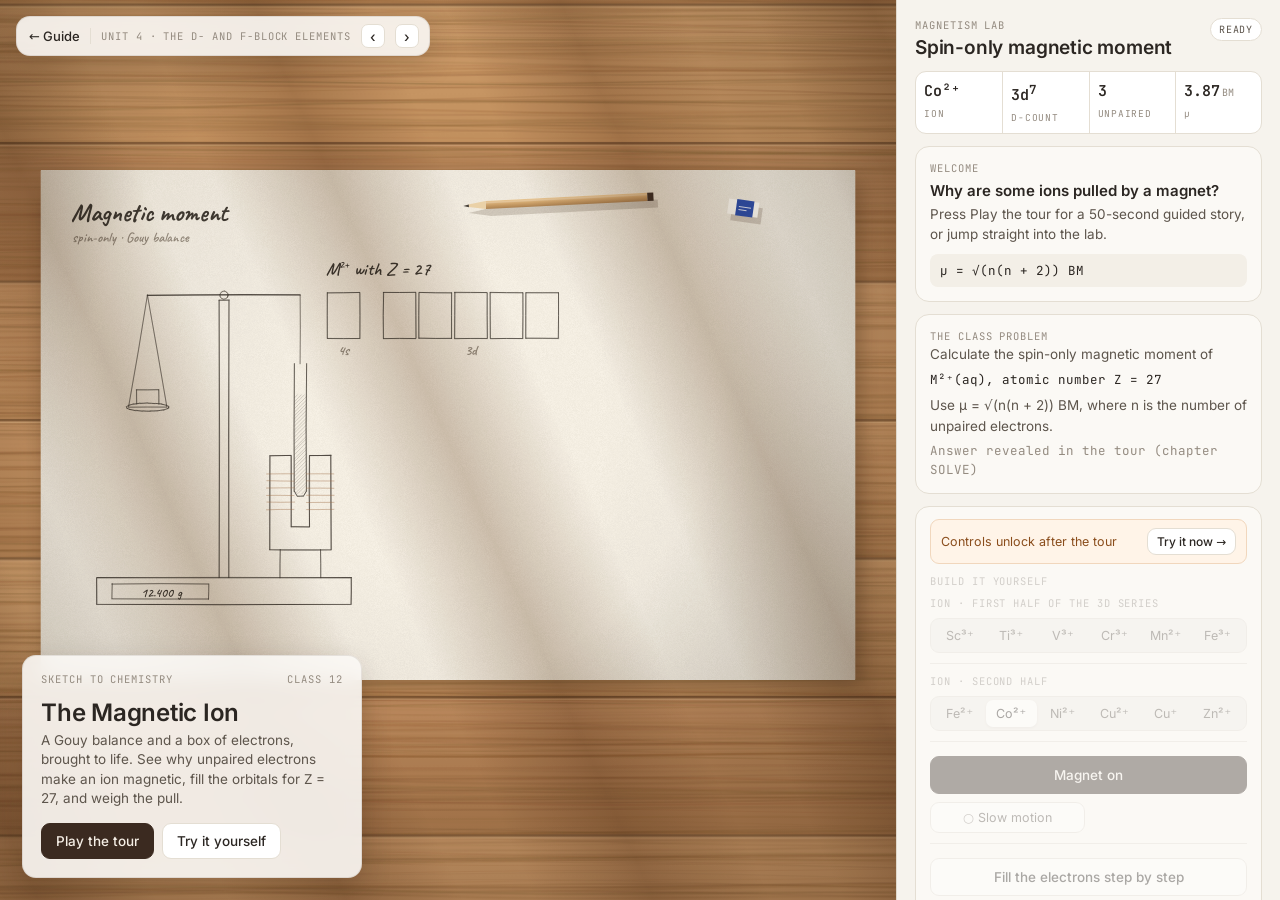
<file: lessons/magnetic-moment.html>
<!DOCTYPE html>
<html lang="en">
<head>
<meta charset="UTF-8">
<meta name="viewport" content="width=device-width, initial-scale=1">
<title>Magnetic Moment · Sketch to Chemistry</title>
<link rel="preconnect" href="https://fonts.googleapis.com">
<link rel="preconnect" href="https://fonts.gstatic.com" crossorigin>
<link href="https://fonts.googleapis.com/css2?family=Caveat:wght@500;700&family=Inter:wght@400;500;600;700&family=JetBrains+Mono:wght@400;600&display=swap" rel="stylesheet">
<link rel="stylesheet" href="../shared/studio.css">
</head>
<body>
<script src="../shared/catalog.js"></script>
<script src="../shared/studio.js"></script>
<script>
(() => {
const { clamp, clamp01, S, Lr, lerp, easeOut, hash, SUP } = Studio.U;
const { INK, GRAY, ORANGE, SANS, MONO } = Studio.C;
const { sk, hatch, hand, arrowSk, softEllipse, sphere, ringFx, tag, ellipsePts, sketchAxes } = Studio.draw;
let ctx, TT, P;                        // set at the start of every draw()

// ------------------------------------------------------------ chemistry
// 3d ions of the first transition series. col = typical colour of the aqueous ion (muted).
const IONS = [
  { name: 'Sc³⁺', sym: 'Sc', Z: 21, q: 3, col: '#e9e6df' }, { name: 'Ti³⁺', sym: 'Ti', Z: 22, q: 3, col: '#b48bb8' },
  { name: 'V³⁺', sym: 'V', Z: 23, q: 3, col: '#7fa37a' }, { name: 'Cr³⁺', sym: 'Cr', Z: 24, q: 3, col: '#7d9483' },
  { name: 'Mn²⁺', sym: 'Mn', Z: 25, q: 2, col: '#ecd9da' }, { name: 'Fe³⁺', sym: 'Fe', Z: 26, q: 3, col: '#c9a45a' },
  { name: 'Fe²⁺', sym: 'Fe', Z: 26, q: 2, col: '#bcd2a9' }, { name: 'Co²⁺', sym: 'Co', Z: 27, q: 2, col: '#d79aa8' },
  { name: 'Ni²⁺', sym: 'Ni', Z: 28, q: 2, col: '#86b287' }, { name: 'Cu²⁺', sym: 'Cu', Z: 29, q: 2, col: '#7ea3cc' },
  { name: 'Cu⁺', sym: 'Cu', Z: 29, q: 1, col: '#e9e6df' }, { name: 'Zn²⁺', sym: 'Zn', Z: 30, q: 2, col: '#e9e6df' },
];
const CO = 7, ZN = 11, MN = 4;
// ground-state atom beyond [Ar]; Cr and Cu are the half-filled / filled exceptions
function atomCfg(Z) {
  if (Z === 24) return { s: 1, d: 5 };
  if (Z === 29) return { s: 1, d: 10 };
  const v = Z - 18; return v <= 2 ? { s: v, d: 0 } : { s: 2, d: v - 2 };
}
// forming the ion: 4s electrons leave first, then 3d
function ionCfg(Z, q) {
  const a = atomCfg(Z); let s = a.s, d = a.d, r = q;
  const rs = Math.min(s, r); s -= rs; r -= rs; d = Math.max(0, d - r);
  return { s, d };
}
const unpairedD = d => d <= 5 ? d : 10 - d;
const muOf = nU => Math.sqrt(nU * (nU + 2));
const sup = n => String(n).split('').map(c => SUP[c]).join('');
const cfgStr = c => '[Ar]' + (c.d ? ' 3d' + sup(c.d) : '') + (c.s ? ' 4s' + sup(c.s) : '');
const ionInfo = i => { const I = IONS[i], c = ionCfg(I.Z, I.q), nU = unpairedD(c.d) + (c.s === 1 ? 1 : 0); return { ...I, cfg: c, atom: atomCfg(I.Z), n: nU, mu: muOf(nU) }; };
const boxStr = d => Array.from({ length: 5 }, (_, j) => (j < d ? '↑' : '') + (j < d - 5 ? '↓' : '') || '_').join('  ');

// order in which the atom's valence electrons are drawn (aufbau: 4s, then 3d by Hund's rule)
function seqFor(c) {
  const out = [];
  if (c.s >= 1) out.push({ box: -1, up: true });
  if (c.s >= 2) out.push({ box: -1, up: false });
  for (let j = 0; j < Math.min(c.d, 5); j++) out.push({ box: j, up: true });
  for (let j = 0; j < c.d - 5; j++) out.push({ box: j, up: false });
  return out;
}
// which of those leave when the ion forms: 4s first (last-in first), then 3d
function removalOrder(seq, q) {
  const idx = seq.map((_, i) => i);
  return [...idx.filter(i => seq[i].box < 0).reverse(), ...idx.filter(i => seq[i].box >= 0).reverse()].slice(0, q);
}
function electrons(ionIdx, fillK, removeK) {
  const I = IONS[ionIdx], seq = seqFor(atomCfg(I.Z)), rem = removalOrder(seq, I.q);
  return seq.map((e, i) => {
    const j = rem.indexOf(i);
    return { ...e, p: clamp01(fillK - i), r: j < 0 ? 0 : clamp01(removeK - j) };
  }).filter(e => e.p > 0);
}
function countUnpaired(els) {
  const cnt = {};
  for (const e of els) if (e.p >= 1 && e.r < 1) cnt[e.box] = (cnt[e.box] || 0) + 1;
  let nU = 0, pairs = 0;
  for (const k in cnt) { if (cnt[k] === 1) nU++; else pairs++; }
  return { nU, pairs };
}

// ------------------------------------------------------------ geometry
const PIV = { x: 360, y: 245 }, ARM = 150;
const BOX = { y: 240, h: 90, w: 70, s: 560, d0: 670 };
const bx = b => b < 0 ? BOX.s + BOX.w / 2 : BOX.d0 + b * BOX.w + BOX.w / 2;
const BY = BOX.y + BOX.h / 2;
function beamEnds(th) {
  const c = Math.cos(th), s = Math.sin(th);
  return { L: [PIV.x - ARM * c, PIV.y - ARM * s], R: [PIV.x + ARM * c, PIV.y + ARM * s] };
}
let tiltS = 0;
const vA = { orbitals: 1, graph: 0, working: 0 };

// ------------------------------------------------------------ small drawing helpers
function harpoon(x, y, up, size, alpha, m, seed) {
  if (alpha <= 0.01) return;
  const b = ctx.globalAlpha, h = size / 2;
  // full arrow (↑ or ↓) so the spin direction reads at a glance
  const d = up ? -1 : 1, tip = [x, y + d * h], tail = [x, y - d * h], bw = size * 0.22, bl = size * 0.28;
  const head = [[x - bw, tip[1] - d * bl], tip, [x + bw, tip[1] - d * bl]];
  if (m < 1) { ctx.globalAlpha = b * alpha * (1 - m * 0.8); sk([tail, tip], seed, 1, { w: 2.2, amp: 0.7 }); sk(head, seed + 2, 1, { w: 2.2, amp: 0.5 }); }
  if (m > 0) {
    ctx.globalAlpha = b * alpha * m;
    ctx.strokeStyle = up ? '#2d2925' : '#3f4a63'; ctx.lineWidth = 3.4; ctx.lineCap = 'round'; ctx.lineJoin = 'round';
    ctx.beginPath(); ctx.moveTo(...tail); ctx.lineTo(...tip); ctx.moveTo(...head[0]); ctx.lineTo(...tip); ctx.lineTo(...head[2]); ctx.stroke();
  }
  ctx.globalAlpha = b;
}
// vertical bar magnet: N end (muted red) points where the spin arrow points
function barMagnet(x, y, up, len, w, alpha, m, seed) {
  if (alpha <= 0.01) return;
  const b = ctx.globalAlpha, top = y - len / 2;
  const nTop = up;
  if (m < 1) {
    ctx.globalAlpha = b * alpha * (1 - m * 0.8);
    sk([[x - w / 2, top], [x + w / 2, top], [x + w / 2, top + len], [x - w / 2, top + len], [x - w / 2, top]], seed, 1, { w: 1.6, amp: 0.8 });
    sk([[x - w / 2, y], [x + w / 2, y]], seed + 3, 1, { w: 1.2, single: true });
    hand('N', x, (nTop ? top + len * 0.25 : top + len * 0.75) + 7, { size: Math.max(14, w * 0.8), align: 'center', color: ORANGE });
  }
  if (m > 0) {
    ctx.globalAlpha = b * alpha * m;
    softEllipse(x + 6, top + len + 4, w * 0.9, 5, 0.22);
    const half = (y0, col) => {
      const g = ctx.createLinearGradient(x - w / 2, 0, x + w / 2, 0);
      g.addColorStop(0, Studio.U.mix(col, '#000000', 0.18)); g.addColorStop(0.4, Studio.U.mix(col, '#ffffff', 0.25)); g.addColorStop(1, Studio.U.mix(col, '#000000', 0.25));
      ctx.fillStyle = g; ctx.fillRect(x - w / 2, y0, w, len / 2);
    };
    half(top, nTop ? '#b5584a' : '#9aa3ae'); half(y, nTop ? '#9aa3ae' : '#b5584a');
    ctx.fillStyle = '#fff'; ctx.font = `700 ${Math.round(w * 0.55)}px ${SANS}`; ctx.textAlign = 'center'; ctx.textBaseline = 'middle';
    ctx.fillText('N', x, nTop ? top + len * 0.25 : top + len * 0.75);
    ctx.fillStyle = '#2d2925'; ctx.fillText('S', x, nTop ? top + len * 0.75 : top + len * 0.25);
  }
  ctx.globalAlpha = b;
}
function note(t, t0, t1, tOut, fn) {
  if (t < t0 || t > tOut + 0.6) return;
  const b = ctx.globalAlpha; ctx.globalAlpha = b * (1 - S(t, tOut, tOut + 0.6));
  fn(Lr(t, t0, t1)); ctx.globalAlpha = b;
}

// ------------------------------------------------------------ Gouy balance
function drawBalanceSketch(th, ion) {
  const { L, R } = beamEnds(th);
  sk([[110, 800], [610, 800], [610, 852], [110, 852], [110, 800]], 11, P(0.4, 1.0), { w: 2 });
  sk([[140, 812], [330, 812], [330, 842], [140, 842], [140, 812]], 12, P(0.8, 1.1), { w: 1.4 });
  sk([[350, 800], [350, 255], [370, 255], [370, 800]], 13, P(0.9, 1.3), { w: 1.8 });
  sk([L, R], 14, P(1.2, 1.6), { w: 2.4 });
  sk(ellipsePts(PIV.x, PIV.y, 8, 8, 12), 15, P(1.2, 1.6), { w: 1.4 });
  const pp = P(1.5, 2.0), panY = L[1] + 220;
  sk([L, [L[0] - 38, panY], [L[0] + 38, panY], L], 16, pp, { w: 1.3 });
  sk(ellipsePts(L[0], panY, 42, 8, 18), 17, pp, { w: 1.6 });
  sk([[L[0] - 22, panY - 6], [L[0] - 22, panY - 34], [L[0] + 22, panY - 34], [L[0] + 22, panY - 6]], 18, pp, { w: 1.5 });
  const tp = P(2.0, 2.4), tTop = R[1] + 135;
  sk([R, [R[0], tTop]], 19, tp, { w: 1.2 });
  sk([[R[0] - 12, tTop], [R[0] - 12, tTop + 250], [R[0] - 6, tTop + 260], [R[0] + 6, tTop + 260], [R[0] + 12, tTop + 250], [R[0] + 12, tTop]], 20, tp, { w: 1.7 });
  hatch(() => { ctx.beginPath(); ctx.rect(R[0] - 12, tTop + 60, 24, 196); }, R[0] - 12, tTop + 60, R[0] + 12, tTop + 256, 7, 21, tp, 0.35);
  const mp = P(2.2, 3.4);
  sk([[450, 560], [492, 560], [492, 700], [528, 700], [528, 560], [570, 560], [570, 745], [450, 745], [450, 560]], 22, mp, { w: 2 });
  sk([[470, 745], [470, 800]], 23, mp, { w: 1.6 }); sk([[550, 745], [550, 800]], 24, mp, { w: 1.6 });
  for (let i = 0; i < 6; i++) { sk([[444, 596 + i * 14], [498, 596 + i * 14]], 30 + i, mp, { w: 1, single: true, color: '#9a6a44' }); sk([[522, 596 + i * 14], [576, 596 + i * 14]], 40 + i, mp, { w: 1, single: true, color: '#9a6a44' }); }
}
function drawBalanceModel(th, ion, magT) {
  const { L, R } = beamEnds(th), I = IONS[ion];
  softEllipse(380, 858, 280, 16, 0.3);
  // base
  const bg = ctx.createLinearGradient(0, 800, 0, 852); bg.addColorStop(0, '#e9e3d6'); bg.addColorStop(1, '#cfc6b4');
  ctx.fillStyle = bg; ctx.beginPath(); ctx.roundRect(110, 800, 500, 52, 10); ctx.fill();
  ctx.fillStyle = '#3b3631'; ctx.beginPath(); ctx.roundRect(138, 810, 196, 34, 6); ctx.fill();
  // pillar
  const pg = ctx.createLinearGradient(350, 0, 370, 0); pg.addColorStop(0, '#8d8577'); pg.addColorStop(0.45, '#d8d1c3'); pg.addColorStop(1, '#7d7568');
  ctx.fillStyle = pg; ctx.fillRect(350, 255, 20, 546);
  // magnet: yoke + poles + coils
  const mg = (x0, x1) => { const g = ctx.createLinearGradient(x0, 0, x1, 0); g.addColorStop(0, '#5b5f66'); g.addColorStop(0.45, '#9aa0a8'); g.addColorStop(1, '#4e525a'); return g; };
  softEllipse(510, 802, 90, 10, 0.25);
  ctx.fillStyle = mg(450, 570); ctx.fillRect(450, 700, 120, 45);
  ctx.fillStyle = mg(450, 492); ctx.fillRect(450, 560, 42, 145);
  ctx.fillStyle = mg(528, 570); ctx.fillRect(528, 560, 42, 145);
  ctx.fillStyle = '#6b6f76'; ctx.fillRect(466, 745, 10, 55); ctx.fillRect(544, 745, 10, 55);
  for (const x0 of [444, 522]) {
    const cg = ctx.createLinearGradient(x0, 0, x0 + 54, 0); cg.addColorStop(0, '#7a3c19'); cg.addColorStop(0.4, '#d9905f'); cg.addColorStop(1, '#6f3415');
    ctx.fillStyle = cg; ctx.fillRect(x0, 592, 54, 84);
    ctx.strokeStyle = 'rgba(60,25,8,0.45)'; ctx.lineWidth = 1;
    for (let i = 0; i < 12; i++) { ctx.beginPath(); ctx.moveTo(x0, 596 + i * 7); ctx.lineTo(x0 + 54, 596 + i * 7); ctx.stroke(); }
  }
  // field lines between the pole faces
  if (magT > 0.02) {
    ctx.save(); ctx.globalAlpha *= magT; ctx.setLineDash([4, 5]); ctx.strokeStyle = '#6a5a8a'; ctx.lineWidth = 1.4;
    for (let i = 0; i < 5; i++) { const y = 572 + i * 30; ctx.beginPath(); ctx.moveTo(493, y); ctx.lineTo(527, y); ctx.stroke(); }
    ctx.setLineDash([]); ctx.restore();
  }
  // pan with counterweights
  const panY = L[1] + 220;
  ctx.strokeStyle = '#7d7568'; ctx.lineWidth = 1.3;
  ctx.beginPath(); ctx.moveTo(...L); ctx.lineTo(L[0] - 38, panY); ctx.moveTo(...L); ctx.lineTo(L[0] + 38, panY); ctx.stroke();
  softEllipse(L[0] + 8, panY + 12, 46, 6, 0.18);
  const pan = ctx.createLinearGradient(L[0] - 42, 0, L[0] + 42, 0); pan.addColorStop(0, '#8d8577'); pan.addColorStop(0.5, '#e3ddd0'); pan.addColorStop(1, '#8d8577');
  ctx.fillStyle = pan; ctx.beginPath(); ctx.ellipse(L[0], panY, 42, 8, 0, 0, Math.PI * 2); ctx.fill();
  for (const [dx, h] of [[-12, 30], [12, 22]]) {
    const wg = ctx.createLinearGradient(L[0] + dx - 10, 0, L[0] + dx + 10, 0); wg.addColorStop(0, '#8a6a2f'); wg.addColorStop(0.45, '#e0c177'); wg.addColorStop(1, '#7a5c26');
    ctx.fillStyle = wg; ctx.fillRect(L[0] + dx - 10, panY - 4 - h, 20, h);
  }
  // sample tube (in front of the magnet)
  const tTop = R[1] + 135;
  ctx.strokeStyle = '#7d7568'; ctx.lineWidth = 1.2; ctx.beginPath(); ctx.moveTo(...R); ctx.lineTo(R[0], tTop); ctx.stroke();
  const tube = () => { ctx.beginPath(); ctx.moveTo(R[0] - 12, tTop); ctx.lineTo(R[0] - 12, tTop + 250); ctx.quadraticCurveTo(R[0] - 12, tTop + 262, R[0], tTop + 262); ctx.quadraticCurveTo(R[0] + 12, tTop + 262, R[0] + 12, tTop + 250); ctx.lineTo(R[0] + 12, tTop); };
  tube(); ctx.fillStyle = 'rgba(230,240,244,0.5)'; ctx.fill();
  ctx.save(); tube(); ctx.clip();
  const lg = ctx.createLinearGradient(R[0] - 12, 0, R[0] + 12, 0);
  lg.addColorStop(0, Studio.U.mix(I.col, '#000000', 0.15)); lg.addColorStop(0.45, I.col); lg.addColorStop(1, Studio.U.mix(I.col, '#000000', 0.2));
  ctx.fillStyle = lg; ctx.fillRect(R[0] - 12, tTop + 60, 24, 210);
  ctx.fillStyle = 'rgba(255,255,255,0.45)'; ctx.fillRect(R[0] - 8, tTop + 10, 4, 240);
  ctx.restore();
  tube(); ctx.strokeStyle = 'rgba(95,115,125,0.7)'; ctx.lineWidth = 2; ctx.stroke();
  // beam
  ctx.save(); ctx.translate(PIV.x, PIV.y); ctx.rotate(th);
  const beam = ctx.createLinearGradient(0, -5, 0, 5); beam.addColorStop(0, '#e3ddd0'); beam.addColorStop(1, '#8d8577');
  ctx.fillStyle = beam; ctx.beginPath(); ctx.roundRect(-ARM - 6, -5, ARM * 2 + 12, 10, 4); ctx.fill();
  ctx.restore();
  sphere(PIV.x, PIV.y, 9, '#8d8577', null, { shadow: false });
}
function balanceReading(mu, magT) {
  return 12.4 + magT * (mu > 0 ? 0.004 * mu * mu : -0.0015);
}

// ------------------------------------------------------------ orbital boxes + spin magnets
function drawBoxes(els, m, prog) {
  // 4s box, then five 3d boxes
  const boxes = [[BOX.s, -1], ...[0, 1, 2, 3, 4].map(j => [BOX.d0 + j * BOX.w, j])];
  const b = ctx.globalAlpha;
  if (m > 0) {
    ctx.globalAlpha = b * m;
    for (const [x] of boxes) {
      softEllipse(x + BOX.w / 2 + 4, BOX.y + BOX.h + 6, BOX.w * 0.5, 6, 0.18);
      ctx.fillStyle = '#fffdf8'; ctx.strokeStyle = '#cfc6b4'; ctx.lineWidth = 1.5;
      ctx.beginPath(); ctx.roundRect(x + 3, BOX.y, BOX.w - 6, BOX.h, 6); ctx.fill(); ctx.stroke();
    }
    ctx.globalAlpha = b;
  }
  ctx.globalAlpha = b * (1 - 0.8 * m);
  boxes.forEach(([x], i) => sk([[x + 3, BOX.y], [x + BOX.w - 3, BOX.y], [x + BOX.w - 3, BOX.y + BOX.h], [x + 3, BOX.y + BOX.h], [x + 3, BOX.y]], 300 + i * 7, prog, { w: 1.7 }));
  ctx.globalAlpha = b;
  hand('4s', bx(-1), BOX.y + BOX.h + 32, { size: 28, align: 'center', color: GRAY, prog });
  hand('3d', bx(2), BOX.y + BOX.h + 32, { size: 28, align: 'center', color: GRAY, prog });
  for (const e of els) {
    const up = e.up, x = bx(e.box) + (up ? -11 : 11);
    const y = lerp(BY - 95, BY, easeOut(e.p)) - 115 * easeOut(e.r);
    const a = e.p * (1 - e.r);
    if (e.r > 0 && e.r < 0.3) ringFx(x, BY, e.r / 0.3, ORANGE);
    harpoon(x, y, up, 50, a, m, 500 + e.box * 13 + (up ? 0 : 5));
  }
}
function drawMagnetRow(nU, pairs, mu, m, a) {
  if (a <= 0.01) return;
  const b = ctx.globalAlpha; ctx.globalAlpha = b * a;
  hand('unpaired spins = little magnets', 660, 500, { size: 26, color: GRAY });
  const shown = Math.min(nU, 5), x0 = 830 - (shown - 1) * 23;
  for (let i = 0; i < shown; i++) barMagnet(x0 + i * 46, 578, true, 70, 22, 1, m, 700 + i * 9);
  if (!shown) hand('no unpaired electrons', 830, 588, { size: 26, color: GRAY, align: 'center' });
  hand(pairs ? `${pairs} pair${pairs > 1 ? 's' : ''} ↑↓ cancel out` : 'no pairs to cancel', 660, 648, { size: 23, color: GRAY });
  hand(`n = ${nU}  →  μ = ${mu.toFixed(2)} BM`, 660, 690, { size: 30, color: ORANGE });
  // μ bar (scale 0–6 BM)
  const w = mu * 55;
  sk([[660, 718], [660 + 6 * 55, 718]], 777, 1, { w: 1, color: GRAY, single: true, dash: [3, 5] });
  if (w > 0) {
    if (m > 0) { const bb = ctx.globalAlpha; ctx.globalAlpha = bb * m; ctx.fillStyle = '#c98a5a'; ctx.beginPath(); ctx.roundRect(660, 712, w, 12, 4); ctx.fill(); ctx.globalAlpha = bb; }
    ctx.globalAlpha = b * a * (1 - 0.8 * m); sk([[660, 712], [660 + w, 712], [660 + w, 724], [660, 724], [660, 712]], 778, 1, { w: 1.4, color: ORANGE }); ctx.globalAlpha = b * a;
  }
  for (const v of [0, 2, 4, 6]) hand(String(v), 660 + v * 55, 746, { size: 17, color: GRAY, align: 'center' });
  ctx.globalAlpha = b;
}
function drawSpinDemo(a, m, clk) {
  if (a <= 0.01) return;
  const b = ctx.globalAlpha; ctx.globalAlpha = b * a;
  hand('why unpaired electrons make a magnet', 660, 470, { size: 28, prog: P(11.4, 12.2) });
  // row 1: spinning electron → tiny magnet
  const r1 = P(11.8, 12.4);
  if (r1 > 0) {
    ctx.globalAlpha = b * a * r1;
    sphere(700, 540, 18, '#d4a24c', 'e⁻', { labelColor: '#4a3310', labelSize: 14 });
    const ang = clk * 3;
    sk(ellipsePts(700, 540, 30, 11, 18, ang, ang + 4.2), 801, 1, { w: 1.6, color: ORANGE, single: true });
    ctx.globalAlpha = b * a;
  }
  arrowSk(740, 540, 800, 540, 803, P(12.4, 12.9), GRAY, 0.05);
  barMagnet(830, 540, true, 70, 22, P(12.8, 13.3), m, 805);
  hand('spinning charge = a tiny magnet', 870, 548, { size: 24, color: ORANGE, prog: P(13.0, 13.8) });
  // row 2: paired
  barMagnet(700, 640, true, 60, 20, P(14.0, 14.4), m, 811); barMagnet(736, 640, false, 60, 20, P(14.2, 14.6), m, 813);
  hand('paired ↑↓ → the two cancel, no pull', 780, 648, { size: 24, color: GRAY, prog: P(14.5, 15.4) });
  // row 3: unpaired add
  for (let i = 0; i < 3; i++) barMagnet(700 + i * 36, 735, true, 60, 20, P(15.8 + i * 0.2, 16.2 + i * 0.2), m, 821 + i);
  hand('unpaired ↑ ↑ ↑ → they add up', 820, 743, { size: 24, color: ORANGE, prog: P(16.4, 17.2) });
  hand('→ pulled into a magnetic field: paramagnetic', 660, 795, { size: 24, color: ORANGE, prog: P(17.2, 18.0) });
  ctx.globalAlpha = b;
}

// ------------------------------------------------------------ notebook views
function drawOrbitals(a, ionIdx, ionA) {
  if (a <= 0.01) return;
  const b = ctx.globalAlpha; ctx.globalAlpha = b * a;
  const I = ionInfo(ionIdx);
  hand('which electrons leave first?', 1070, 205, { size: 38, prog: P(19.0, 19.8) });
  const levels = (x0, y3d, y4s, c, label, alpha) => {
    const bb = ctx.globalAlpha; ctx.globalAlpha = bb * alpha;
    hand(label, x0 + 70, 262, { size: 25, color: GRAY, align: 'center' });
    for (let j = 0; j < 5; j++) {
      sk([[x0 + j * 30, y3d], [x0 + j * 30 + 24, y3d]], 900 + x0 + j, 1, { w: 2.4 });
      const nE = (j < c.d ? 1 : 0) + (j < c.d - 5 ? 1 : 0);
      if (nE >= 1) harpoon(x0 + j * 30 + 7, y3d - 16, true, 24, 1, 0, 950 + j);
      if (nE >= 2) harpoon(x0 + j * 30 + 17, y3d - 16, false, 24, 1, 0, 960 + j);
    }
    sk([[x0 + 58, y4s], [x0 + 82, y4s]], 970 + x0, 1, { w: 2.4 });
    if (c.s >= 1) harpoon(x0 + 65, y4s - 16, true, 24, 1, 0, 975);
    if (c.s >= 2) harpoon(x0 + 75, y4s - 16, false, 24, 1, 0, 976);
    hand('3d', x0 - 10, y3d + 7, { size: 22, color: GRAY, align: 'right' });
    hand('4s', x0 + 48, y4s + 7, { size: 22, color: GRAY, align: 'right' });
    ctx.globalAlpha = bb;
  };
  sk([[1080, 290], [1080, 610]], 990, 1, { w: 1.3, color: GRAY }); hand('↑ energy', 1085, 300, { size: 20, color: GRAY });
  levels(1125, 400, 520, I.atom, `in the atom (${I.sym})`, 1);
  hand('4s is lower → it fills first', 1195, 572, { size: 21, color: GRAY, align: 'center' });
  sk([[1300, 280], [1300, 620]], 991, 1, { w: 1, color: GRAY, dash: [4, 6], single: true });
  levels(1350, 480, 380, I.cfg, `in the ion (${I.name})`, ionA);
  ctx.globalAlpha = b * a * ionA;
  hand('3d drops below 4s,', 1420, 572, { size: 21, color: GRAY, align: 'center' });
  hand('so the 4s electrons leave first', 1420, 598, { size: 21, color: ORANGE, align: 'center' });
  ctx.globalAlpha = b * a;
  // right vs wrong configuration
  const wrongD = I.atom.d - I.q;
  const wp = TT === null ? 1 : Lr(TT, 28.0, 29.2), rp = TT === null ? 1 : Lr(TT, 29.2, 30.0);
  if (wrongD >= 0 && I.atom.s > 0) {
    const w = hand(`${I.name} = ${cfgStr({ s: I.atom.s, d: wrongD })}`, 1110, 690, { size: 30, color: GRAY, prog: wp });
    if (wp >= 1) { sk([[1104, 680], [1116 + w, 680]], 993, 1, { w: 2.2, color: ORANGE }); hand('✗ wrong', 1124 + w, 690, { size: 24, color: ORANGE }); }
  }
  const w2 = hand(`${I.name} = ${cfgStr(I.cfg)}`, 1110, 745, { size: 30, color: INK, prog: rp });
  if (rp >= 1) hand('✓', 1124 + w2, 745, { size: 30, color: '#4f8a63' });
  ctx.globalAlpha = b;
}
function drawGraph(a, curIdx) {
  if (a <= 0.01) return;
  const b = ctx.globalAlpha; ctx.globalAlpha = b * a;
  hand('μ = √(n(n + 2)) BM', 1070, 205, { size: 38 });
  const { X, Y } = sketchAxes({ x0: 1110, y0: 270, x1: 1490, y1: 730 }, { xmin: 0, xmax: 5.4, ymin: 0, ymax: 6.6 },
    { xlabel: 'n  (unpaired e⁻)', ylabel: 'μ (BM)', xticks: [0, 1, 2, 3, 4, 5], yticks: [0, 2, 4, 6], seed: 1201 });
  const curve = []; for (let v = 0; v <= 5.3; v += 0.1) curve.push([X(v), Y(muOf(v))]);
  sk(curve, 1210, 1, { w: 1.3, color: GRAY, single: true });
  const cur = ionInfo(curIdx);
  for (let nU = 0; nU <= 5; nU++) {
    const pp = TT === null ? 1 : Lr(TT, 39.6 + nU * 1.2, 40.4 + nU * 1.2);
    if (pp <= 0) continue;
    const bb = ctx.globalAlpha; ctx.globalAlpha = bb * pp;
    const px = X(nU), py = Y(muOf(nU)), names = IONS.map((_, i) => ionInfo(i)).filter(I => I.n === nU).map(I => I.name).join(', ');
    ctx.fillStyle = INK; ctx.beginPath(); ctx.arc(px, py, 5.5, 0, Math.PI * 2); ctx.fill();
    const right = nU < 4, ny = nU === 0 ? py - 36 : py + 18;
    hand(`${muOf(nU).toFixed(2)}`, px + (right ? 12 : -12), py - 12, { size: 21, align: right ? 'left' : 'right' });
    hand(names, px + (right ? 12 : -12), ny, { size: 17, color: GRAY, align: right ? 'left' : 'right' });
    ctx.globalAlpha = bb;
  }
  const cx = X(cur.n), cy = Y(cur.mu);
  ctx.fillStyle = ORANGE; ctx.beginPath(); ctx.arc(cx, cy, 10, 0, Math.PI * 2); ctx.fill();
  ctx.strokeStyle = '#f3f0e8'; ctx.lineWidth = 3; ctx.stroke();
  if (cur.n === 0) hand(cur.name, cx + 14, cy - 64, { size: 28, color: ORANGE }); else hand(cur.name, cx - 16, cy + (cur.n >= 4 ? -44 : -18), { size: 28, color: ORANGE, align: 'right' });
  ctx.globalAlpha = b;
}
function drawWorking(a, ionIdx) {
  if (a <= 0.01) return;
  const b = ctx.globalAlpha; ctx.globalAlpha = b * a;
  const I = ionInfo(ionIdx), X = 1070, sz = 32, n = I.n;
  hand(`Z = ${I.Z} → ${I.sym} : ${cfgStr(I.atom)}`, X, 220, { size: sz, prog: P(32.0, 32.8) });
  hand(`${I.name} : take ${I.q} e⁻ away, 4s first`, X, 272, { size: sz, prog: P(32.8, 33.6) });
  hand(`      → ${cfgStr(I.cfg)}`, X, 316, { size: sz, prog: P(33.6, 34.2) });
  hand(I.cfg.d ? `3d${sup(I.cfg.d)} :  ${boxStr(I.cfg.d)}   n = ${n}` : `no 3d electrons   n = ${n}`, X, 370, { size: sz, prog: P(34.2, 35.0) });
  hand('μ = √(n(n + 2)) BM', X, 438, { size: sz, prog: P(35.2, 35.8) });
  hand(`   = √(${n} × ${n + 2}) = √${n * (n + 2)}`, X, 486, { size: sz, prog: P(35.8, 36.6) });
  const fin = P(36.8, 37.3);
  if (fin > 0) {
    const w = hand(`μ = ${I.mu.toFixed(2)} BM`, X + 20, 575, { size: 50, color: ORANGE, weight: 700, prog: fin });
    const cp = P(37.2, 37.7);
    if (cp > 0) sk(ellipsePts(X + 20 + w / 2, 560, w / 2 + 26, 38, 30, -2.2, -2.2 + Math.PI * 2.15), 1301, cp, { w: 2.2, color: ORANGE });
  }
  const nt = ionIdx === CO ? 'spin-only value · H₂O is a weak-field ligand, so Co²⁺ stays high spin'
    : n === 0 ? 'no unpaired electrons → diamagnetic (weakly pushed out)' : `${n} unpaired electron${n > 1 ? 's' : ''} → paramagnetic (pulled in)`;
  hand(nt, X, 660, { size: 21, color: GRAY, prog: P(37.6, 38.2) });
  if (ionIdx === CO) hand('(see the crystal-field lesson for why)', X, 688, { size: 20, color: GRAY, prog: P(37.8, 38.3) });
  ctx.globalAlpha = b;
}

// ------------------------------------------------------------ tour notes
function drawTourNotes(t, m) {
  note(t, 7.2, 7.9, 10.6, p => { hand('Gouy balance', 150, 610, { size: 32, color: ORANGE, align: 'center', prog: p }); arrowSk(190, 590, 340, 520, 1401, p); });
  note(t, 7.8, 8.5, 10.6, p => { hand('electromagnet', 730, 790, { size: 30, color: ORANGE, align: 'center', prog: p }); arrowSk(660, 780, 585, 700, 1403, p); });
  note(t, 8.4, 9.1, 10.6, p => hand('the sample hangs between the poles', 150, 672, { size: 24, color: GRAY, align: 'center', prog: p }));
  note(t, 20.0, 20.8, 24.8, p => hand('4s fills first, then 3d', 560, 432, { size: 26, color: ORANGE, prog: p }));
  note(t, 22.0, 22.8, 24.8, p => hand("Hund: one in each box before pairing", 560, 462, { size: 24, color: GRAY, prog: p }));
  note(t, 25.6, 26.4, 31.0, p => hand('remove the 4s electrons first!', 560, 432, { size: 26, color: ORANGE, prog: p }));
  note(t, 28.8, 29.6, 31.0, p => hand('3 boxes with a single ↑  →  3 unpaired', 560, 462, { size: 24, color: GRAY, prog: p }));
  note(t, 40.2, 41.0, 47.8, p => hand('Co²⁺ · n = 3 → pulled in', 70, 640, { size: 25, color: ORANGE, prog: p }));
  note(t, 42.8, 43.6, 47.8, p => hand('Zn²⁺ · n = 0 → pushed out', 70, 676, { size: 25, color: GRAY, prog: p }));
  note(t, 45.3, 46.1, 47.8, p => hand('Mn²⁺ · n = 5 → pulled hardest', 70, 712, { size: 25, color: ORANGE, prog: p }));
  note(t, 48.3, 49.2, 60, p => { hand('your turn', 1380, 940, { size: 54, color: ORANGE, prog: p, weight: 700, align: 'center' }); arrowSk(1470, 925, 1580, 900, 1409, p); });
}

// ------------------------------------------------------------ lesson
const labSeq = ion => seqFor(atomCfg(IONS[ion].Z)).length;
Studio.lesson({
  id: 'magnetic-moment',
  unit: 'Unit 4 · The d- and f-Block Elements',
  title: 'The Magnetic Ion',
  headline: 'Spin-only magnetic moment',
  panelEyebrow: 'Magnetism lab',
  intro: 'A Gouy balance and a box of electrons, brought to life. See why unpaired electrons make an ion magnetic, fill the orbitals for Z = 27, and weigh the pull.',
  welcome: { title: 'Why are some ions pulled by a magnet?', text: 'Press Play the tour for a 50-second guided story, or jump straight into the lab.', formula: 'μ = √(n(n + 2)) BM' },
  problem: {
    html: 'Calculate the spin-only magnetic moment of<span class="cell">M²⁺(aq), atomic number Z = 27</span>Use μ = √(n(n + 2)) BM, where n is the number of unpaired electrons.',
    answer: 'Z = 27 is Co: [Ar] 3d⁷4s². Co²⁺ loses the 4s electrons → 3d⁷, n = 3, μ = √15 ≈ 3.87 BM', revealAt: 37.3, revealChapter: 'SOLVE',
  },
  tourEnd: 51,
  introT: 6,
  chapters: [
    { t: 0, key: 'SKETCH', title: 'A balance and a magnet', text: 'A Gouy balance: a sample tube hangs from one arm, with its bottom between the poles of an electromagnet. Next to it, one 4s box and five 3d boxes for the electrons.', formula: 'M²⁺ (Z = 27): how magnetic is it?' },
    { t: 6, key: 'BUILD', title: 'Brought to life', text: 'When the magnet is switched on, a magnetic sample is pulled down into the field and the balance reads a little heavier. How strong the pull is depends on the ion\'s electrons.', formula: 'stronger pull ⇔ larger magnetic moment μ' },
    { t: 11, key: 'SPINS', title: 'Every electron is a tiny magnet', text: 'A spinning electron behaves like a tiny bar magnet. Two electrons paired in one orbital spin opposite ways, so their magnets cancel. Unpaired electrons all point the same way and add up, so the ion is attracted by a magnet: it is paramagnetic.', formula: 'unpaired electrons → paramagnetic' },
    { t: 18.5, key: 'FILL', title: 'Z = 27 is cobalt', text: 'Fill the electrons for Z = 27: after [Ar], 4s fills first, then 3d. Hund\'s rule puts one electron in each 3d box before any pairing. Cobalt ends up as [Ar] 3d⁷ 4s².', formula: 'Co : [Ar] 3d⁷ 4s²' },
    { t: 25, key: 'IONISE', title: 'Co → Co²⁺: 4s leaves first', text: 'Once the ion forms, 3d drops below 4s, so the two 4s electrons are removed, not 3d ones. Co²⁺ is [Ar] 3d⁷: two paired boxes and three boxes with a single electron.', formula: 'Co²⁺ : [Ar] 3d⁷  →  n = 3' },
    { t: 31.5, key: 'SOLVE', title: 'Now the formula', text: 'The spin-only formula turns the number of unpaired electrons into a magnetic moment in Bohr magnetons: μ = √(n(n + 2)). With n = 3, μ = √15 ≈ 3.87 BM.', formula: 'μ = √(3 × 5) = √15 = 3.87 BM' },
    { t: 38.5, key: 'BALANCE', title: 'Weigh the pull', text: 'Magnet on: Co²⁺ is pulled in and the balance reads heavier. Zn²⁺ (3d¹⁰, nothing unpaired) is diamagnetic and is pushed out slightly. Mn²⁺ (3d⁵, five unpaired) has the largest moment, 5.92 BM, and is pulled hardest.', formula: 'n = 0 … 5  →  μ = 0, 1.73, 2.83, 3.87, 4.90, 5.92 BM' },
    { t: 48, key: 'YOUR TURN', title: 'Your turn', text: 'Pick any 3d ion, watch its electrons fill and leave, switch the magnet on, and try to complete all four challenges.', formula: '' },
  ],
  camera: [[0, 800, 500, 1], [6, 800, 500, 1], [8.5, 560, 540, 1.25], [11, 560, 540, 1.25], [12.5, 830, 630, 1.8], [18, 830, 630, 1.8],
    [19.5, 930, 420, 1.25], [31, 930, 420, 1.25], [32.5, 1270, 470, 1.45], [38, 1270, 470, 1.45], [39.5, 800, 510, 1], [99, 800, 510, 1]],
  tourState(t) {
    let ion = CO; if (t >= 42.4) ion = ZN; if (t >= 44.9) ion = MN;
    let fillK = 99, removeK = 99;
    if (t < 38.5) { fillK = Lr(t, 19.5, 24.3) * 9; removeK = Lr(t, 25.8, 27.6) * 2; }
    return {
      ion, fillK, removeK, magnet: S(t, 39.5, 40.2), m: S(t, 6.5, 9.5),
      demo: S(t, 11.2, 11.8) * (1 - S(t, 18.2, 18.8)),
      views: { orbitals: S(t, 18.8, 19.6) * (1 - S(t, 31.2, 31.8)), working: S(t, 31.8, 32.6) * (1 - S(t, 38.3, 38.9)), graph: S(t, 38.9, 39.7) },
    };
  },
  initLab: () => ({ ion: String(CO), magnet: false, magT: 0, anim: 99, stepMode: false, m: 1, view: 'orbitals', slow: false, seen: {} }),
  labState(lab) {
    const ion = +lab.ion, N = labSeq(ion), t1 = N * 0.25 + 0.5;
    return { ion, fillK: lab.anim / 0.25, removeK: Math.max(0, (lab.anim - t1) / 0.4), magnet: lab.magT, m: lab.m, demo: 0 };
  },
  step(lab, dt) {
    lab.anim += dt * (lab.stepMode ? 0.35 : 1);
    lab.magT += ((lab.magnet ? 1 : 0) - lab.magT) * Math.min(1, dt * 3);
    const ion = +lab.ion, N = labSeq(ion);
    if (lab.anim > N * 0.25 + 0.5 + IONS[ion].q * 0.4) {
      const n = ionInfo(ion).n;
      (lab.seen[n] = lab.seen[n] || {})[ion] = true;
    }
  },
  draw(env) {
    ctx = env.ctx; TT = env.TT; P = env.P;
    const lab = env.mode === 'lab' ? env.lab : null, st = env.st;
    if (lab && env.snap) lab.magT = lab.magnet ? 1 : 0;
    const m = st.m, magT = st.magnet, I = ionInfo(st.ion);
    if (lab) for (const v in vA) vA[v] = env.snap ? (v === lab.view ? 1 : 0) : lerp(vA[v], v === lab.view ? 1 : 0, 1 - Math.exp(-env.rawDt * 7));
    const views = lab ? vA : st.views;

    // balance tilt: pull ∝ μ² (diamagnetic ions are pushed out a little)
    const want = magT * (I.mu > 0 ? clamp(0.1 * I.mu * I.mu, 0, 3.5) : -0.3) * Math.PI / 180;
    tiltS = env.snap ? want : lerp(tiltS, want, 1 - Math.exp(-env.rawDt * 4));

    hand('Magnetic moment', 60, 100, { size: 50, weight: 700, prog: P(3.8, 4.8) });
    hand('spin-only · Gouy balance', 62, 140, { size: 28, color: GRAY, prog: P(4.4, 5.2) });

    // balance: sketch underneath, model on top
    ctx.globalAlpha = 1 - 0.82 * m; drawBalanceSketch(tiltS, st.ion); ctx.globalAlpha = 1;
    const tipSketch = Studio.pencilTip;
    if (m > 0) { ctx.globalAlpha = m; drawBalanceModel(tiltS, st.ion, magT); ctx.globalAlpha = 1; }
    const R = beamEnds(tiltS).R;
    const read = balanceReading(I.mu, magT);
    // balance LCD reading
    if (m > 0) {
      ctx.globalAlpha = m;
      const lg = ctx.createLinearGradient(0, 814, 0, 840); lg.addColorStop(0, '#c4cfae'); lg.addColorStop(1, '#a9b692');
      ctx.fillStyle = lg; ctx.beginPath(); ctx.roundRect(144, 814, 184, 26, 4); ctx.fill();
      ctx.fillStyle = '#1e2518'; ctx.font = `700 19px ${MONO}`; ctx.textAlign = 'center'; ctx.textBaseline = 'middle';
      ctx.fillText(read.toFixed(4) + ' g', 236, 828);
      ctx.globalAlpha = 1;
    }
    if (m < 1) { ctx.globalAlpha = (1 - 0.82 * m) * P(4.9, 5.4); hand(read.toFixed(3) + ' g', 236, 838, { size: 26, align: 'center' }); ctx.globalAlpha = 1; }
    const tagA = TT === null ? 1 : S(TT, 8.5, 9.5);
    tag(R[0] + 86, R[1] + 272, `${I.name}(aq)`, { alpha: tagA, color: '#6b3f4a', leader: [R[0] + 14, R[1] + 290] });
    tag(510, 776, magT > 0.5 ? 'magnet ON' : 'magnet OFF', { alpha: tagA, size: 13, color: magT > 0.5 ? '#9e3d34' : GRAY });

    // question label above the boxes
    let label = `${I.name}   (Z = ${I.Z})`;
    if (TT !== null && TT < 18.5) label = 'M²⁺ with Z = 27';
    else if (TT !== null && TT < 25.8) label = 'Z = 27 → cobalt, Co';
    hand(label, 560, 205, { size: 36, prog: P(4.2, 5.0) });

    // electrons in the boxes
    const els = electrons(st.ion, st.fillK, st.removeK);
    drawBoxes(els, m, P(3.6, 4.8));
    const N = seqFor(I.atom).length, filled = st.fillK >= N, ionised = st.removeK >= I.q;
    let cfgLine = '';
    if (ionised) cfgLine = `${I.name} : ${cfgStr(I.cfg)}`;
    else if (filled && st.removeK <= 0) cfgLine = `${I.sym} : ${cfgStr(I.atom)}`;
    if (cfgLine) hand(cfgLine, 820, BOX.y + BOX.h + 72, { size: 30, align: 'center', color: INK });

    const { nU, pairs } = countUnpaired(els);
    drawSpinDemo(st.demo, m, env.clock);
    drawMagnetRow(nU, pairs, muOf(nU), m, TT === null ? 1 : S(TT, 18.8, 19.4));

    drawOrbitals(views.orbitals, st.ion, TT === null ? 1 : S(TT, 25.6, 26.4));
    drawWorking(views.working, st.ion);
    drawGraph(views.graph, st.ion);

    if (env.mode === 'tour') drawTourNotes(TT, m);
    if (lab) {
      const d = read - 12.4;
      const msg = magT < 0.5 ? "magnet off: press 'Magnet on' to weigh the pull"
        : I.n === 0 ? `diamagnetic: pushed out slightly (${d.toFixed(4)} g)` : `paramagnetic: pulled in, +${d.toFixed(4)} g`;
      hand(msg, 560, 452, { size: 25, color: ORANGE });
    }
    Studio.pencilTip = tipSketch || Studio.pencilTip;
  },
  stats: [{ id: 'ion', label: 'ION' }, { id: 'd', label: 'D-COUNT' }, { id: 'n', label: 'UNPAIRED' }, { id: 'mu', label: 'μ' }],
  statValues(st) {
    const I = ionInfo(st.ion);
    return { ion: I.name, d: `3d<sup>${I.cfg.d}</sup>`, n: String(I.n), mu: `${I.mu.toFixed(2)}<small>BM</small>` };
  },
  now(st, lab) {
    const I = ionInfo(st.ion), n = I.n;
    let title = `${I.name} · ${cfgStr(I.cfg).replace('[Ar] ', '') || 'no 3d electrons'} · ${n} unpaired`, text;
    const lost = I.atom.s >= I.q ? `${I.q} electron${I.q > 1 ? 's' : ''} from 4s` : `${I.atom.s} from 4s and ${I.q - I.atom.s} from 3d`;
    text = `${I.sym} is ${cfgStr(I.atom)}. Forming ${I.name} removes ${lost} (4s always goes first), leaving ${cfgStr(I.cfg)}. `;
    if (n === 0) text += 'Every electron is paired, so the tiny magnets cancel: the ion is diamagnetic and is pushed slightly out of the field.';
    else if (n === 5) text += 'Five boxes, five single electrons: this is the largest spin-only moment in the series.';
    else text += `${n} box${n > 1 ? 'es hold' : ' holds'} a single electron, so ${n > 1 ? 'their magnets add up' : 'its magnet is not cancelled'} and the ion is paramagnetic.`;
    if (I.Z === 24 || I.Z === 29) text += ` (Note: the ${I.sym} atom is an exception, 3d${sup(I.atom.d)} 4s¹.)`;
    if (lab.magT > 0.5) text += n === 0 ? ' With the magnet on, the balance reads slightly lighter.' : ` With the magnet on, the balance reads ${(balanceReading(I.mu, 1) - 12.4).toFixed(4)} g heavier.`;
    return { title, text, formula: `μ = √(n(n + 2)) = √(${n} × ${n + 2}) = ${I.mu.toFixed(2)} BM` };
  },
  controls: [
    { type: 'segment', key: 'ion', label: 'Ion · first half of the 3d series', options: [0, 1, 2, 3, 4, 5].map(i => [String(i), IONS[i].name]),
      onChange: l => { l.anim = 0; l.stepMode = false; } },
    { type: 'segment', key: 'ion', label: 'Ion · second half', options: [6, 7, 8, 9, 10, 11].map(i => [String(i), IONS[i].name]),
      onChange: l => { l.anim = 0; l.stepMode = false; } },
    { type: 'button', label: l => l.magnet ? 'Magnet off' : 'Magnet on', onClick: l => { l.magnet = !l.magnet; },
      chips: [{ key: 'slow', label: 'Slow motion' }] },
    { type: 'button', dark: false, label: 'Fill the electrons step by step', onClick: l => { l.anim = 0; l.stepMode = true; } },
    { type: 'slider', label: 'Sketch — Model', min: 0, max: 1, ends: ['SKETCH', 'MODEL'], get: l => l.m, set: (l, v) => { l.m = v; } },
    { type: 'segment', key: 'view', label: 'Notebook view', options: [['orbitals', 'Orbitals'], ['graph', 'μ vs n'], ['working', 'Working']] },
  ],
  challenges: [
    { id: 'max', text: 'Find an ion with the largest spin-only moment', hint: 'How many 3d boxes can hold a single electron?', test: l => ionInfo(+l.ion).n === 5 },
    { id: 'dia', text: 'Find a diamagnetic ion and switch the magnet on', hint: 'It needs no unpaired electrons at all.', test: l => ionInfo(+l.ion).n === 0 && l.magT > 0.5 },
    { id: 'one', text: 'Find an ion with μ = 1.73 BM', hint: 'μ = √3 means n = 1.', test: l => ionInfo(+l.ion).n === 1 },
    { id: 'twins', text: 'Find two different ions with the same μ', hint: 'Try ions that sit on either side of 3d⁵.', test: l => Object.values(l.seen).some(o => Object.keys(o).length >= 2) },
  ],
  quiz: {
    question: 'Cobalt is [Ar] 3d⁷ 4s². When it forms <b>Co²⁺</b>, which electrons leave first?',
    options: ['Two 3d electrons', 'Two 4s electrons', 'One 4s and one 3d electron'], correct: 1,
    right: '✓ Right. Once the ion forms, 3d drops below 4s in energy, so the outer 4s electrons go first. Co²⁺ is [Ar] 3d⁷ with 3 unpaired electrons, μ = 3.87 BM.',
    wrong: '✗ Not quite. Removing 3d electrons would give [Ar] 3d⁵ 4s², which is wrong. The 4s electrons are outermost and leave first, so Co²⁺ is [Ar] 3d⁷.',
  },
});
})();
</script>
</body>
</html>
</file>
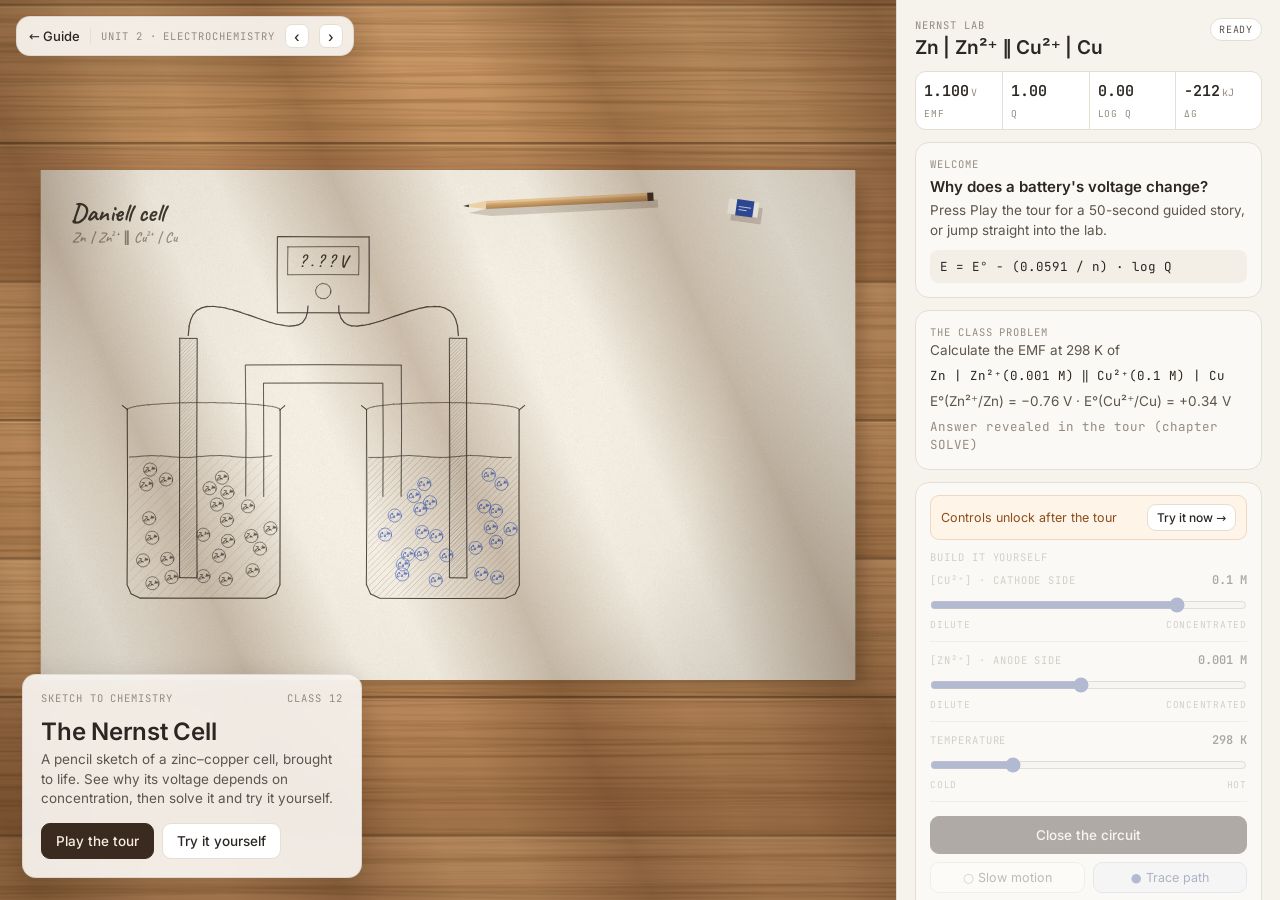
<file: lessons/nernst.html>
<!DOCTYPE html>
<html lang="en">
<head>
<meta charset="UTF-8">
<meta name="viewport" content="width=device-width, initial-scale=1">
<title>The Nernst Cell · Sketch to Chemistry</title>
<link rel="preconnect" href="https://fonts.googleapis.com">
<link rel="preconnect" href="https://fonts.gstatic.com" crossorigin>
<link href="https://fonts.googleapis.com/css2?family=Caveat:wght@500;700&family=Inter:wght@400;500;600;700&family=JetBrains+Mono:wght@400;600&display=swap" rel="stylesheet">
<link rel="stylesheet" href="../shared/studio.css">
</head>
<body>
<script src="../shared/catalog.js"></script>
<script src="../shared/studio.js"></script>
<script>
(() => {
const { clamp, clamp01, S, Lr, lerp, easeOut, hash, sci, sgn } = Studio.U;
const { INK, GRAY, ORANGE, ZN: ZNC, CU: CUC, SANS, MONO, HAND } = Studio.C;
const { sk, hatch, hand, arrowSk, softEllipse, bead, ringFx, tag, mkPath, bezPts, ellipsePts, sketchAxes } = Studio.draw;
let ctx, TT, P;                        // set at the start of every draw()

// ------------------------------------------------------------ chemistry
const R = 8.314, F = 96485, n = 2, E0 = 1.10, EZN = -0.76, ECU = 0.34;
const fac = T => 2.303 * R * T / (n * F);
const emf = s => E0 - fac(s.T) * Math.log10(s.zn / s.cu);
const eZn = s => EZN + fac(s.T) * Math.log10(s.zn);
const eCu = s => ECU + fac(s.T) * Math.log10(s.cu);
const PROBLEM = { zn: 0.001, cu: 0.1, T: 298 };
const norm = c => clamp01((Math.log10(c) + 6) / 6.3);
const ionTarget = c => clamp(Math.round(4 * (Math.log10(c) + 6)), 0, 26);
// discharge: current ∝ E, Cu²⁺ consumed 1:1 with Zn²⁺ produced (equal volumes)
function dischargeStep(s, dt) {
  const E = emf(s);
  if (E <= 0.002) return true;
  s.cu *= Math.exp(-0.012 * E / (s.cu + 4e-4) * dt);
  s.zn = s.total - s.cu;
  return false;
}
const DRAIN = (() => {
  const s = { zn: 0.001, cu: 0.1, T: 298, total: 0.101 }, out = [];
  for (let i = 0; i <= 400; i++) { out.push([s.zn, s.cu]); for (let j = 0; j < 6; j++) dischargeStep(s, 0.02 / 6 * 3.6); }
  return out;
})();
const drainAt = t => DRAIN[clamp(Math.floor((t - 40) / 0.02), 0, 400)];

// ------------------------------------------------------------ geometry
const GEO = {
  L: { x0: 170, x1: 470, rod: 290, leg: 420 },
  R: { x0: 640, x1: 940, rod: 820, leg: 690 },
  top: 470, bot: 840, liq: 562, rodTop: 330, rodBot: 800, legBot: 640,
  meter: { x: 555, y: 205, w: 180, h: 150 },
};
const WIRE_B = [[290, 324], [290, 170], [525, 390], [525, 266]];
const WIRE_R = [[585, 266], [585, 390], [820, 170], [820, 324]];
const ePath = mkPath([[290, 700], ...bezPts(WIRE_B), [555, 266], ...bezPts(WIRE_R), [820, 700]]);
const bridgePts = [[420, 632], [420, 400], [690, 400], [690, 632]];
const bPath = mkPath(bridgePts);
const NE = 22, SPACING = ePath.len / NE;

function ionBlocked(side, x, y) {
  const g = GEO[side];
  return (Math.abs(x - g.rod) < 17 + 16 && y < GEO.rodBot + 16) || (Math.abs(x - g.leg) < 19 + 15 && y < GEO.legBot + 16);
}
function makeIons(side, seed) {
  const g = GEO[side], arr = [];
  for (let k = 0; arr.length < 26 && k < 3000; k++) {
    const x = lerp(g.x0 + 24, g.x1 - 24, hash(seed + k * 2)), y = lerp(GEO.liq + 30, GEO.bot - 24, hash(seed + k * 2 + 1));
    if (ionBlocked(side, x, y) || arr.some(o => Math.hypot(o.x - x, o.y - y) < 29)) continue;
    arr.push({ x, y, f1: .4 + hash(seed + k * 3) * .8, f2: .4 + hash(seed + k * 5) * .8, p1: hash(seed + k * 7) * 6.28, p2: hash(seed + k * 11) * 6.28, a: 0 });
  }
  return arr;
}
const IONS = { zn: makeIons('L', 17), cu: makeIons('R', 131) };
let ePhase = 0, bPhase = 0, ballPhase = 0, gxMax = 6, labTrail = [];
const vA = { energy: 1, graph: 0, working: 0 };

// ------------------------------------------------------------ drawing: ions, cell
function ionDraw(x, y, type, a, m) {
  if (a <= 0.01) return;
  const base = ctx.globalAlpha;
  if (m < 1) {
    ctx.globalAlpha = base * a * (1 - m * 0.85);
    const col = type === 'zn' ? INK : '#2f55c8';
    sk(ellipsePts(x, y, 13, 13, 14), x * 3 + y, 1, { w: 1.3, amp: 0.8, single: true, color: col });
    ctx.font = `700 14px ${HAND}`; ctx.fillStyle = col; ctx.textAlign = 'center'; ctx.textBaseline = 'middle';
    ctx.fillText(type === 'zn' ? 'Zn²⁺' : 'Cu²⁺', x, y + 1);
  }
  if (m > 0) {
    ctx.globalAlpha = base * a * m;
    const gr = ctx.createRadialGradient(x - 4, y - 5, 1, x, y, 14);
    if (type === 'zn') { gr.addColorStop(0, '#ffffff'); gr.addColorStop(0.35, '#c9cfd8'); gr.addColorStop(1, '#6f7886'); }
    else { gr.addColorStop(0, '#e6edf5'); gr.addColorStop(0.4, '#7c9fca'); gr.addColorStop(1, '#3a6190'); }
    ctx.fillStyle = gr; ctx.beginPath(); ctx.arc(x, y, 13, 0, Math.PI * 2); ctx.fill();
    ctx.font = `700 9.5px ${SANS}`; ctx.fillStyle = type === 'zn' ? '#1d232c' : '#fff'; ctx.textAlign = 'center'; ctx.textBaseline = 'middle';
    ctx.fillText(type === 'zn' ? 'Zn²⁺' : 'Cu²⁺', x, y + 0.5);
  }
  ctx.globalAlpha = base;
}
function bodyPath(g, top, inset = 0) {
  const x0 = g.x0 + inset, x1 = g.x1 - inset, b = GEO.bot - inset;
  ctx.beginPath(); ctx.moveTo(x0, top); ctx.lineTo(x0, b - 26); ctx.quadraticCurveTo(x0, b, x0 + 26, b);
  ctx.lineTo(x1 - 26, b); ctx.quadraticCurveTo(x1, b, x1, b - 26); ctx.lineTo(x1, top);
}
function drawSketchCell(st, E) {
  const { L, R } = GEO;
  for (const [g, seed, p] of [[L, 11, P(0.4, 1.4)], [R, 57, P(1.0, 2.0)]]) {
    const { x0, x1 } = g, b = GEO.bot, t = GEO.top;
    sk([[x0 - 10, t - 8], [x0, t], [x0, b - 26], [x0 + 8, b - 8], [x0 + 26, b], [x1 - 26, b], [x1 - 8, b - 8], [x1, b - 26], [x1, t], [x1 + 10, t - 8]], seed, p, { w: 2 });
    sk(ellipsePts((x0 + x1) / 2, t, (x1 - x0) / 2, 14, 30, Math.PI, Math.PI * 2 + 0.1), seed + 3, p, { w: 1.3 });
  }
  const lp = P(1.8, 2.6);
  for (const [g, seed] of [[L, 91], [R, 93]]) {
    const pts = []; for (let x = g.x0 + 4; x <= g.x1 - 4; x += 20) pts.push([x, GEO.liq + Math.sin(x * 0.05) * 2]);
    sk(pts, seed, lp, { w: 1.4 });
  }
  hatch(() => bodyPath(L, GEO.liq, 3), L.x0, GEO.liq, L.x1, GEO.bot, lerp(40, 20, norm(st.zn)), 5, lp, 0.18);
  hatch(() => bodyPath(R, GEO.liq, 3), R.x0, GEO.liq, R.x1, GEO.bot, lerp(40, 11, norm(st.cu)), 9, lp, 0.3);
  for (const [g, seed, p] of [[L, 201, P(2.2, 2.8)], [R, 203, P(2.6, 3.2)]]) {
    const x = g.rod;
    sk([[x - 17, GEO.rodTop], [x - 17, GEO.rodBot], [x + 17, GEO.rodBot], [x + 17, GEO.rodTop], [x - 17, GEO.rodTop]], seed, p, { w: 1.9 });
    hatch(() => { ctx.beginPath(); ctx.rect(x - 17, GEO.rodTop, 34, GEO.rodBot - GEO.rodTop); }, x - 17, GEO.rodTop, x + 17, GEO.rodBot, 7, seed, p, 0.3);
  }
  const bp = P(3.0, 3.9);
  for (const off of [-18, 18]) sk([[420 + off, GEO.legBot], [420 + off, 400 + off], [690 - off, 400 + off], [690 - off, GEO.legBot]], 301 + off, bp, { w: 1.7 });
  const wp = P(3.6, 4.4);
  sk(bezPts(WIRE_B), 401, wp, { w: 2.2 }); sk(bezPts(WIRE_R), 403, wp, { w: 2.2 });
  const mp = P(4.2, 4.9), M = GEO.meter;
  sk([[M.x - 90, M.y - 75], [M.x + 90, M.y - 75], [M.x + 90, M.y + 75], [M.x - 90, M.y + 75], [M.x - 90, M.y - 75]], 501, mp, { w: 2 });
  sk([[M.x - 70, M.y - 55], [M.x + 70, M.y - 55], [M.x + 70, M.y], [M.x - 70, M.y], [M.x - 70, M.y - 55]], 503, mp, { w: 1.4 });
  sk(ellipsePts(M.x, M.y + 32, 15, 15, 14), 505, mp, { w: 1.4 });
  if (mp >= 1) hand(TT !== null && TT < 9 ? '? . ? ? V' : E.toFixed(3) + ' V', M.x, M.y - 16, { size: 34, align: 'center' });
}
function drawModelCell(st) {
  const { L, R } = GEO, M = GEO.meter;
  for (const g of [L, R]) softEllipse((g.x0 + g.x1) / 2 + 30, GEO.bot + 8, (g.x1 - g.x0) / 2 + 40, 22, 0.28);
  softEllipse(M.x + 20, M.y + 86, 110, 16, 0.22);
  for (const g of [L, R]) {
    const cx = (g.x0 + g.x1) / 2, w = g.x1 - g.x0;
    bodyPath(g, GEO.top); ctx.closePath(); ctx.fillStyle = 'rgba(225,238,244,0.22)'; ctx.fill();
    ctx.beginPath(); ctx.ellipse(cx, GEO.top, w / 2, 15, 0, Math.PI, Math.PI * 2);
    ctx.strokeStyle = 'rgba(110,130,140,0.45)'; ctx.lineWidth = 2.5; ctx.stroke();
  }
  for (const [g, type] of [[L, 'zn'], [R, 'cu']]) {
    const x = g.rod - 17, gr = ctx.createLinearGradient(x, 0, x + 34, 0);
    const c = type === 'zn' ? ['#6c7581', '#e3e8ee', '#8c96a3', '#5f6873'] : ['#7a3c19', '#f5b286', '#c46f3c', '#6f3415'];
    gr.addColorStop(0, c[0]); gr.addColorStop(0.35, c[1]); gr.addColorStop(0.7, c[2]); gr.addColorStop(1, c[3]);
    ctx.fillStyle = gr; ctx.fillRect(x, GEO.rodTop, 34, GEO.rodBot - GEO.rodTop);
    ctx.beginPath(); ctx.ellipse(g.rod, GEO.rodBot, 17, 5, 0, 0, Math.PI); ctx.fill();
    ctx.fillStyle = type === 'zn' ? '#d4dae1' : '#e59b6b';
    ctx.beginPath(); ctx.ellipse(g.rod, GEO.rodTop, 17, 5, 0, 0, Math.PI * 2); ctx.fill();
    ctx.fillStyle = '#2b2b2b'; ctx.fillRect(g.rod - 11, GEO.rodTop - 4, 22, 16);
    ctx.fillStyle = 'rgba(20,20,20,0.55)'; ctx.font = `800 15px ${SANS}`; ctx.textAlign = 'center'; ctx.textBaseline = 'middle';
    ctx.fillText(type === 'zn' ? 'Zn' : 'Cu', g.rod, 510);
  }
  ctx.lineJoin = 'round'; ctx.lineCap = 'butt';
  const bridgeStroke = (w, col) => { ctx.beginPath(); bridgePts.forEach(([x, y], i) => i ? ctx.lineTo(x, y) : ctx.moveTo(x, y)); ctx.lineWidth = w; ctx.strokeStyle = col; ctx.stroke(); };
  bridgeStroke(40, 'rgba(120,140,150,0.55)'); bridgeStroke(35, 'rgba(236,242,244,0.95)'); bridgeStroke(28, 'rgba(246,240,222,0.95)');
  bridgeStroke(4, 'rgba(255,255,255,0.7)');
  ctx.fillStyle = '#fbfbf8';
  for (const x of [420, 690]) { ctx.beginPath(); ctx.ellipse(x, GEO.legBot - 4, 14, 8, 0, 0, Math.PI * 2); ctx.fill(); }
  const bp = bPhase / bPath.len;
  for (let i = 0; i < 8; i++) for (const kind of ['K', 'N']) {
    const [x, y] = bPath.at(i / 8 + (kind === 'K' ? 0.02 + bp : 0.07 - bp));
    const gr = ctx.createRadialGradient(x - 2, y - 2, 0.5, x, y, 7);
    gr.addColorStop(0, '#fff'); gr.addColorStop(0.4, kind === 'K' ? '#c490b8' : '#93bf9f'); gr.addColorStop(1, kind === 'K' ? '#87567d' : '#527f60');
    ctx.fillStyle = gr; ctx.beginPath(); ctx.arc(x, y, 6, 0, Math.PI * 2); ctx.fill();
  }
  for (const [g, col] of [[L, `rgba(190,198,206,${0.16 + 0.14 * norm(st.zn)})`], [R, `rgba(58,108,168,${0.12 + 0.36 * norm(st.cu)})`]]) {
    const cx = (g.x0 + g.x1) / 2, w = g.x1 - g.x0;
    const scaleA = k => col.replace(/[\d.]+\)$/, m => (parseFloat(m) * k).toFixed(3) + ')');
    bodyPath(g, GEO.liq, 4); ctx.closePath();
    const gr = ctx.createLinearGradient(g.x0, 0, g.x1, 0);
    gr.addColorStop(0, scaleA(1.4)); gr.addColorStop(0.5, col); gr.addColorStop(1, scaleA(1.5));
    ctx.fillStyle = gr; ctx.fill();
    ctx.beginPath(); ctx.ellipse(cx, GEO.liq, w / 2 - 4, 12, 0, 0, Math.PI * 2);
    ctx.fillStyle = scaleA(0.7); ctx.fill();
    ctx.strokeStyle = 'rgba(255,255,255,0.5)'; ctx.lineWidth = 1.2; ctx.stroke();
  }
}
function drawGlassFront() {
  for (const g of [GEO.L, GEO.R]) {
    const cx = (g.x0 + g.x1) / 2, w = g.x1 - g.x0;
    bodyPath(g, GEO.top); ctx.strokeStyle = 'rgba(95,115,125,0.6)'; ctx.lineWidth = 3; ctx.stroke();
    ctx.beginPath(); ctx.ellipse(cx, GEO.top, w / 2, 15, 0, 0, Math.PI); ctx.lineWidth = 2.5; ctx.stroke();
    const hl = ctx.createLinearGradient(g.x0 + 12, 0, g.x0 + 34, 0);
    hl.addColorStop(0, 'rgba(255,255,255,0)'); hl.addColorStop(0.5, 'rgba(255,255,255,0.55)'); hl.addColorStop(1, 'rgba(255,255,255,0)');
    ctx.fillStyle = hl; ctx.fillRect(g.x0 + 12, GEO.top + 20, 22, GEO.bot - GEO.top - 60);
    ctx.fillStyle = 'rgba(255,255,255,0.35)'; ctx.fillRect(g.x1 - 12, GEO.top + 30, 4, GEO.bot - GEO.top - 80);
    ctx.strokeStyle = 'rgba(95,115,125,0.45)'; ctx.lineWidth = 1.5;
    for (let i = 0; i < 5; i++) { const y = GEO.bot - 60 - i * 55; ctx.beginPath(); ctx.moveTo(g.x1 - 44, y); ctx.lineTo(g.x1 - 22, y); ctx.stroke(); }
  }
}
function drawWiresMeter(E, showReading) {
  const M = GEO.meter;
  for (const [p, col, hi] of [[WIRE_B, '#232323', '#666'], [WIRE_R, '#9e3d34', '#c47a70']]) {
    ctx.beginPath(); ctx.moveTo(...p[0]); ctx.bezierCurveTo(...p[1], ...p[2], ...p[3]);
    ctx.strokeStyle = col; ctx.lineWidth = 7; ctx.lineCap = 'round'; ctx.stroke();
    ctx.strokeStyle = hi; ctx.lineWidth = 1.6; ctx.stroke();
  }
  const x = M.x - M.w / 2, y = M.y - M.h / 2;
  ctx.fillStyle = '#b8ad99'; ctx.beginPath(); ctx.roundRect(x - 4, y - 4, M.w + 8, M.h + 8, 22); ctx.fill();
  const body = ctx.createLinearGradient(0, y, 0, y + M.h); body.addColorStop(0, '#f1ece2'); body.addColorStop(1, '#dcd3c3');
  ctx.fillStyle = body; ctx.beginPath(); ctx.roundRect(x, y, M.w, M.h, 18); ctx.fill();
  ctx.fillStyle = '#3b3631'; ctx.beginPath(); ctx.roundRect(x + 12, y + 10, M.w - 24, M.h - 20, 10); ctx.fill();
  const lcd = ctx.createLinearGradient(0, y + 20, 0, y + 72); lcd.addColorStop(0, '#c4cfae'); lcd.addColorStop(1, '#a9b692');
  ctx.fillStyle = lcd; ctx.beginPath(); ctx.roundRect(x + 22, y + 20, M.w - 44, 52, 6); ctx.fill();
  ctx.fillStyle = '#1e2518'; ctx.font = `700 34px ${MONO}`; ctx.textAlign = 'center'; ctx.textBaseline = 'middle';
  ctx.fillText(showReading ? Math.max(0, E).toFixed(3) : '-.---', M.x - 6, y + 47);
  ctx.font = `700 13px ${MONO}`; ctx.fillText('V', M.x + 62, y + 52);
  ctx.fillStyle = '#4a4a4a'; ctx.beginPath(); ctx.arc(M.x, y + 102, 15, 0, Math.PI * 2); ctx.fill();
  ctx.strokeStyle = '#d8d8d8'; ctx.lineWidth = 2.5; ctx.beginPath(); ctx.moveTo(M.x, y + 102); ctx.lineTo(M.x + 9, y + 92); ctx.stroke();
  for (const [jx, col, lab] of [[525, '#111', 'COM'], [585, '#9e3d34', 'V']]) {
    ctx.fillStyle = col; ctx.beginPath(); ctx.arc(jx, 266, 7, 0, Math.PI * 2); ctx.fill();
    ctx.fillStyle = '#bdbdbd'; ctx.font = `600 8px ${MONO}`; ctx.fillText(lab, jx + (jx < 555 ? -20 : 16), 266);
  }
}
function drawElectrons(alpha) {
  if (alpha <= 0) return;
  const u0 = ePhase / ePath.len, M = GEO.meter, base = ctx.globalAlpha;
  for (let i = 0; i < NE; i++) {
    const [x, y] = ePath.at(i / NE + u0);
    if (Math.abs(x - M.x) < M.w / 2 && Math.abs(y - M.y) < M.h / 2) continue;
    ctx.globalAlpha = base * alpha * (y > GEO.liq - 8 && (Math.abs(x - 290) < 20 || Math.abs(x - 820) < 20) ? 0.5 : 1);
    bead(x, y, 7, '−');
  }
  ctx.globalAlpha = base;
}
function drawIons(st, m, clk) {
  for (const type of ['zn', 'cu']) for (const p of IONS[type]) {
    if (p.a > 0.01) ionDraw(p.x + 10 * Math.sin(p.f1 * clk + p.p1), p.y + 8 * Math.sin(p.f2 * clk * 1.1 + p.p2), type, p.a, m);
  }
  if (ePhase <= 0) return;
  // electrode reactions locked to electron flow: every 2 e⁻ → one Zn → Zn²⁺ and one Cu²⁺ → Cu
  const Pk = 2 * SPACING, k0 = Math.floor(ePhase / Pk);
  for (let k = Math.max(0, k0 - 4); k <= k0; k++) {
    const po = (ePhase - k * Pk) / (3.2 * Pk);
    if (po > 0 && po < 1) {
      const dir = hash(k + 1) < 0.5 ? -1 : 1, y0 = lerp(600, 780, hash(k + 7));
      ringFx(290 + dir * 17, y0, po * 4, '#8d99a8');
      ionDraw(290 + dir * (31 + 70 * easeOut(po)), y0 + (hash(k + 3) - 0.5) * 50 * po, 'zn', Math.min(1, po * 8) * (1 - S(po, 0.7, 1)), m);
    }
    const pr = (ePhase - k * Pk) / (1.6 * Pk);
    if (pr > 0 && pr < 1 && st.cu > 1e-5) {
      const dir = hash(k + 13) < 0.5 ? -1 : 1, ys = lerp(600, 790, hash(k + 5)), xs = 820 + dir * (45 + 50 * hash(k + 11));
      ionDraw(lerp(xs, 820 + dir * 30, S(pr, 0, 0.85)), ys, 'cu', Math.min(1, pr * 6) * (1 - S(pr, 0.85, 0.95)), m);
      if (pr > 0.85) ringFx(820 + dir * 17, ys, (pr - 0.85) / 0.15, '#e08a52');
    }
  }
}

// ------------------------------------------------------------ notebook views
const eY = E => 280 + (E + 1.0) * 400;
function drawEnergy(a, st, E, flowing) {
  if (a <= 0.01) return;
  const b = ctx.globalAlpha; ctx.globalAlpha = b * a;
  hand('electron energy ladder', 1070, 205, { size: 40, prog: P(18.4, 19.2) });
  const ax = P(18.8, 19.5);
  sk([[1080, 250], [1080, 850]], 901, ax, { w: 1.6 });
  if (ax >= 1) {
    for (const v of [-1.0, -0.5, 0.0]) { sk([[1072, eY(v)], [1088, eY(v)]], 910 + v * 10, 1, { w: 1.3 }); hand((v < 0 ? '−' : '') + Math.abs(v).toFixed(1), 1066, eY(v) + 7, { size: 22, color: GRAY, align: 'right' }); }
    hand('↑ higher energy for e⁻', 1092, 262, { size: 21, color: GRAY });
  }
  const ez = eZn(st), ec = eCu(st), yz = eY(ez), yc = eY(ec), shp = P(19.4, 20.2);
  if (Math.abs(ez - EZN) > 0.004) { sk([[1115, eY(EZN)], [1235, eY(EZN)]], 921, 1, { w: 1.2, color: GRAY, dash: [6, 7], single: true }); hand('at 1 M', 1240, eY(EZN) + 6, { size: 19, color: GRAY }); }
  if (Math.abs(ec - ECU) > 0.004) { sk([[1305, eY(ECU)], [1425, eY(ECU)]], 923, 1, { w: 1.2, color: GRAY, dash: [6, 7], single: true }); hand('at 1 M', 1430, eY(ECU) + 6, { size: 19, color: GRAY }); }
  sk([[1115, yz], [1235, yz]], 931, shp, { w: 5, color: ZNC });
  sk([[1305, yc], [1425, yc]], 933, shp, { w: 5, color: CUC });
  sk([[1235, yz], [1305, yc]], 935, P(20.0, 20.5), { w: 1.6, color: GRAY });
  const lp = P(20.4, 21.2);
  hand('Zn²⁺/Zn', 1175, yz - 34, { size: 28, align: 'center', prog: lp });
  hand(sgn(ez, 3) + ' V', 1175, yz - 12, { size: 23, color: GRAY, align: 'center', prog: lp });
  hand('Cu²⁺/Cu', 1365, yc + 34, { size: 28, align: 'center', prog: lp });
  hand('+' + ec.toFixed(3) + ' V', 1365, yc + 58, { size: 23, color: GRAY, align: 'center', prog: lp });
  const bk = P(21.4, 22.3);
  if (bk > 0) {
    const bx = 1462, y1 = lerp(yz, yc, bk);
    sk([[bx, yz], [bx, y1]], 941, 1, { w: 2, color: ORANGE });
    sk([[bx - 8, yz], [bx + 8, yz]], 943, 1, { w: 2, color: ORANGE, single: true });
    if (bk >= 1) {
      sk([[bx - 8, yc], [bx + 8, yc]], 945, 1, { w: 2, color: ORANGE, single: true });
      hand(E.toFixed(3) + ' V', bx + 12, (yz + yc) / 2 + 4, { size: 34, color: ORANGE });
      hand('= the push', bx + 12, (yz + yc) / 2 + 32, { size: 22, color: ORANGE });
    }
  }
  if (P(22, 22.5) > 0) {
    const pos = u => {
      if (u < 0.35) return [lerp(1122, 1235, u / 0.35), yz - 11];
      if (u < 0.55) { const k = (u - 0.35) / 0.2; return [lerp(1235, 1305, k * k), lerp(yz, yc, k * k) - 11]; }
      return [lerp(1305, 1418, (u - 0.55) / 0.45), yc - 11];
    };
    const balls = flowing > 0.05 ? [0, 0.33, 0.66] : [null];
    for (const off of balls) {
      const u = off === null ? 0.33 : (ballPhase + off) % 1;
      const [x, y] = pos(u), fa = off === null ? 1 : S(u, 0, 0.06) * (1 - S(u, 0.9, 1));
      const bb = ctx.globalAlpha; ctx.globalAlpha = bb * fa; bead(x, y, 11, 'e'); ctx.globalAlpha = bb;
    }
    if (flowing <= 0.05 && TT === null) hand('circuit open: the electrons wait on the zinc shelf', 1080, 912, { size: 24, color: ORANGE });
  }
  ctx.globalAlpha = b;
}
function drawGraph(a, st, E, trail) {
  if (a <= 0.01) return;
  const b = ctx.globalAlpha; ctx.globalAlpha = b * a;
  const f = fac(st.T), lq = Math.log10(st.zn / st.cu), xmin = -6, xmax = gxMax;
  const Ea = E0 - f * xmin, Eb = E0 - f * xmax, ymin = Math.min(Eb, 0.85) - 0.06, ymax = Ea + 0.05;
  hand('E(cell) vs log Q', 1080, 205, { size: 40 });
  const step = xmax - xmin > 20 ? 10 : 2, ys = ymax - ymin > 0.6 ? 0.2 : 0.1, xt = [], yt = [];
  for (let v = Math.ceil(xmin / step) * step; v <= xmax; v += step) xt.push(v);
  for (let v = Math.ceil(ymin / ys) * ys; v <= ymax; v += ys) yt.push(+v.toFixed(2));
  const { X, Y } = sketchAxes({ x0: 1100, y0: 260, x1: 1500, y1: 760 }, { xmin, xmax, ymin, ymax },
    { xlabel: 'log Q', ylabel: 'E (V)', xticks: xt, yticks: yt, xfmt: v => v < 0 ? '−' + Math.abs(v) : String(v), yfmt: v => v.toFixed(1), seed: 951 });
  if (ymin < 0) { sk([[1100, Y(0)], [1500, Y(0)]], 991, 1, { w: 1, color: GRAY, dash: [5, 7], single: true }); hand('E = 0  (equilibrium)', 1110, Y(0) - 8, { size: 20, color: GRAY }); }
  sk([[X(0), 260], [X(0), 760]], 993, 1, { w: 1, color: GRAY, dash: [2, 7], single: true });
  hand('Q = 1', X(0) + 6, 272, { size: 20, color: GRAY });
  sk([[X(xmin), Y(Ea)], [X(xmax), Y(Eb)]], 995, 1, { w: 2.2 });
  if (trail.length > 1) {
    ctx.beginPath(); trail.forEach(([q, e], i) => { const px = X(clamp(q, xmin, xmax)), py = Y(e); i ? ctx.lineTo(px, py) : ctx.moveTo(px, py); });
    ctx.setLineDash([7, 8]); ctx.strokeStyle = ORANGE; ctx.lineWidth = 2; ctx.stroke(); ctx.setLineDash([]);
  }
  const cx = X(clamp(lq, xmin, xmax)), cy = Y(E);
  ctx.fillStyle = ORANGE; ctx.beginPath(); ctx.arc(cx, cy, 9, 0, Math.PI * 2); ctx.fill();
  ctx.strokeStyle = '#f3f0e8'; ctx.lineWidth = 3; ctx.stroke();
  const right = cx < 1390;
  hand(E.toFixed(3) + ' V', cx + (right ? 16 : -16), cy - 14, { size: 30, color: ORANGE, align: right ? 'left' : 'right' });
  ctx.globalAlpha = b;
}
function drawWorking(a, st, E) {
  if (a <= 0.01) return;
  const b = ctx.globalAlpha; ctx.globalAlpha = b * a;
  const f = fac(st.T), Q = st.zn / st.cu, lq = Math.log10(Q), term = f * lq, X = 1070, sz = 33;
  hand('E° = 0.34 − (−0.76) = 1.10 V', X, 220, { size: sz, prog: P(34.0, 34.8) });
  hand('Q = [Zn²⁺] / [Cu²⁺]', X, 285, { size: sz, prog: P(34.8, 35.4) });
  hand(`    = ${sci(st.zn)} / ${sci(st.cu)} = ${sci(Q)}`, X, 330, { size: sz, prog: P(35.4, 36.2) });
  hand(`log Q = ${sgn(lq, 2)}`, X, 380, { size: sz, prog: P(36.2, 36.8) });
  hand(st.T === 298 ? 'E = E° − (0.0591 / 2) log Q' : 'E = E° − (2.303RT / 2F) log Q', X, 445, { size: sz, prog: P(36.9, 37.6) });
  hand(`    = 1.10 − ${f.toFixed(4)} × (${sgn(lq, 2)})`, X, 490, { size: sz, prog: P(37.6, 38.3) });
  hand(`    = 1.10 ${term > 0 ? '−' : '+'} ${Math.abs(term).toFixed(4)}`, X, 535, { size: sz, prog: P(38.3, 38.8) });
  const fin = P(38.9, 39.4);
  if (fin > 0) {
    const w = hand(`E = ${E.toFixed(3)} V`, X + 20, 615, { size: 50, color: ORANGE, prog: fin, weight: 700 });
    const cp = P(39.2, 39.7);
    if (cp > 0) sk(ellipsePts(X + 20 + w / 2, 600, w / 2 + 26, 38, 30, -2.2, -2.2 + Math.PI * 2.15), 971, cp, { w: 2.2, color: ORANGE });
  }
  hand(lq < -0.005 ? 'Q < 1  →  E is bigger than E°' : lq > 0.005 ? 'Q > 1  →  E is smaller than E°' : 'Q = 1  →  E = E°', X, 700, { size: 26, color: GRAY, prog: P(39.5, 40) });
  ctx.globalAlpha = b;
}

// ------------------------------------------------------------ tour notes
function note(t, t0, t1, tOut, fn) {
  if (t < t0 || t > tOut + 0.6) return;
  const b = ctx.globalAlpha; ctx.globalAlpha = b * (1 - S(t, tOut, tOut + 0.6));
  fn(Lr(t, t0, t1)); ctx.globalAlpha = b;
}
function drawTourNotes(t) {
  note(t, 4.9, 5.4, 10.5, p => { hand('zinc', 100, 405, { size: 34, color: ORANGE, align: 'center', prog: p }); arrowSk(125, 412, 266, 440, 1001, p); });
  note(t, 5.1, 5.6, 10.5, p => { hand('copper', 1010, 405, { size: 34, color: ORANGE, align: 'center', prog: p }); arrowSk(975, 412, 846, 440, 1003, p); });
  note(t, 5.3, 5.8, 10.5, p => hand('salt bridge', 555, 368, { size: 30, color: ORANGE, align: 'center', prog: p }));
  note(t, 5.5, 6.0, 10.5, p => { hand('voltmeter', 790, 150, { size: 30, color: ORANGE, align: 'center', prog: p }); arrowSk(745, 160, 660, 185, 1005, p); });
  note(t, 12.2, 13.2, 17.6, p => { hand('Zn → Zn²⁺ + 2e⁻', 320, 925, { size: 36, color: ORANGE, align: 'center', prog: p }); hand('oxidation · zinc dissolves', 320, 958, { size: 24, color: GRAY, align: 'center', prog: p }); });
  note(t, 15.4, 16.4, 17.6, p => { hand('Cu²⁺ + 2e⁻ → Cu', 800, 925, { size: 36, color: ORANGE, align: 'center', prog: p }); hand('reduction · copper plates on', 800, 958, { size: 24, color: GRAY, align: 'center', prog: p }); });
  note(t, 13.2, 13.8, 17.6, p => hand('electrons →', 385, 208, { size: 30, color: ORANGE, prog: p, rot: -0.42 }));
  note(t, 22.6, 23.4, 24.8, p => hand('e⁻ roll downhill', 1275, eY(-0.2), { size: 26, color: ORANGE, align: 'center', prog: p, rot: 1.1 }));
  note(t, 25.8, 26.8, 32.6, p => hand('fewer Zn²⁺  →  zinc shelf rises  →  bigger push', 1070, 905, { size: 26, color: ORANGE, prog: p }));
  note(t, 29.2, 30.2, 32.6, p => hand('fewer Cu²⁺  →  copper shelf rises  →  smaller push', 1070, 942, { size: 26, color: ORANGE, prog: p }));
  note(t, 41.4, 42.4, 47.8, p => hand('Cu²⁺ is being used up…', 1100, 845, { size: 28, color: ORANGE, prog: p }));
  note(t, 45.0, 45.8, 47.8, p => hand('E → 0 : the battery is dead', 1100, 885, { size: 28, color: ORANGE, prog: p }));
  note(t, 46.0, 46.8, 47.8, p => hand('at that point Q = K ≈ 10³⁷', 1100, 925, { size: 28, color: GRAY, prog: p }));
  note(t, 48.3, 49.2, 60, p => { hand('your turn', 1380, 940, { size: 54, color: ORANGE, prog: p, weight: 700, align: 'center' }); arrowSk(1470, 925, 1580, 900, 1009, p); });
}

// ------------------------------------------------------------ lesson config
Studio.lesson({
  id: 'nernst',
  unit: 'Unit 2 · Electrochemistry',
  title: 'The Nernst Cell',
  headline: 'Zn | Zn²⁺ ‖ Cu²⁺ | Cu',
  panelEyebrow: 'Nernst lab',
  intro: 'A pencil sketch of a zinc–copper cell, brought to life. See why its voltage depends on concentration, then solve it and try it yourself.',
  welcome: { title: 'Why does a battery\'s voltage change?', text: 'Press Play the tour for a 50-second guided story, or jump straight into the lab.', formula: 'E = E° − (0.0591 / n) · log Q' },
  problem: {
    html: 'Calculate the EMF at 298 K of<span class="cell">Zn | Zn²⁺(0.001 M) ‖ Cu²⁺(0.1 M) | Cu</span>E°(Zn²⁺/Zn) = −0.76 V · E°(Cu²⁺/Cu) = +0.34 V',
    answer: 'E = 1.10 − (0.0591/2)·log(0.01) = 1.159 V', revealAt: 38.9, revealChapter: 'SOLVE',
  },
  tourEnd: 51,
  introT: 6,
  chapters: [
    { t: 0, key: 'SKETCH', title: 'A cell on paper', text: 'A Daniell cell: a zinc rod in Zn²⁺ solution and a copper rod in Cu²⁺ solution, joined by a wire (through a voltmeter) and a salt bridge.', formula: 'Zn | Zn²⁺ ‖ Cu²⁺ | Cu' },
    { t: 6, key: 'BUILD', title: 'Brought to life', text: 'The two metals compete for electrons. The one that gives them up more easily becomes the negative electrode, the anode.', formula: 'anode → oxidation   ·   cathode → reduction' },
    { t: 11, key: 'FLOW', title: 'Electrons flow', text: 'Zinc atoms lose 2 electrons each and dissolve as Zn²⁺. The electrons run through the wire to copper, where Cu²⁺ ions take them and plate out as copper metal.', formula: 'Zn + Cu²⁺ → Zn²⁺ + Cu      (n = 2)' },
    { t: 18, key: 'LADDER', title: 'The push is a height difference', text: 'Think of each electrode as a shelf that holds electrons. Zinc\'s shelf (−0.76 V) sits higher than copper\'s (+0.34 V). Electrons roll downhill, and the size of the drop is the EMF.', formula: 'E° = E°cathode − E°anode = 0.34 − (−0.76) = 1.10 V' },
    { t: 25, key: 'TILT', title: 'Concentration moves the shelves', text: 'With fewer Zn²⁺ ions, zinc is even keener to dissolve, so its shelf rises and the push grows. With fewer Cu²⁺ ions, copper pulls less, so its shelf rises and the push shrinks. The Nernst equation measures these shifts.', formula: 'E = E° − (0.0591 / n) · log Q ,   Q = [Zn²⁺] / [Cu²⁺]' },
    { t: 33, key: 'SOLVE', title: 'Now the class problem', text: '[Zn²⁺] = 0.001 M and [Cu²⁺] = 0.1 M, so Q = 0.01 and log Q = −2. The correction is −(0.0296)(−2) = +0.059 V, so the EMF ends up above E°.', formula: 'E = 1.10 + 0.059 = 1.159 V' },
    { t: 40, key: 'DRAIN', title: 'Why batteries go flat', text: 'While current flows, Cu²⁺ is used up and Zn²⁺ builds up. Q grows and E falls. When Q reaches the equilibrium constant K, the push is zero: the battery is dead.', formula: 'E = 0   ⇔   Q = K ≈ 10³⁷' },
    { t: 48, key: 'YOUR TURN', title: 'Your turn', text: 'Move the sliders, close the circuit, switch notebook views, and try to complete all four challenges.', formula: '' },
  ],
  camera: [[0, 800, 500, 1], [6, 800, 500, 1], [8.5, 560, 560, 1.3], [11, 560, 560, 1.3], [12.5, 330, 700, 2.2], [14.5, 330, 700, 2.2],
    [16.5, 790, 700, 2.0], [18, 790, 700, 2.0], [19.5, 1270, 520, 1.5], [24.5, 1270, 520, 1.5], [26, 800, 515, 1], [32.5, 800, 515, 1],
    [34, 1270, 470, 1.45], [39.6, 1270, 470, 1.45], [41, 800, 510, 1], [99, 800, 510, 1]],
  tourState(t) {
    let zn = 1, cu = 1;
    if (t >= 25) zn = Math.pow(10, -3 * S(t, 25.5, 28));
    if (t >= 29) cu = Math.pow(10, -1 * S(t, 29, 31.5));
    if (t >= 40) [zn, cu] = drainAt(t);
    return {
      zn, cu, T: 298, m: S(t, 6.5, 9.5), flow: t >= 11 ? S(t, 11, 12) : 0,
      views: { energy: S(t, 18, 18.8) * (1 - S(t, 32.6, 33.2)), working: S(t, 33.2, 34) * (1 - S(t, 39.6, 40.2)), graph: S(t, 40.2, 41) },
    };
  },
  initLab: () => ({ ...PROBLEM, total: PROBLEM.zn + PROBLEM.cu, m: 1, view: 'energy', closed: false, slow: false, trailOn: true, dead: false }),
  onEnterLab() { labTrail = []; },
  onReset() { labTrail = []; },
  step(lab, dt) {
    if (lab.closed && dischargeStep(lab, dt)) { lab.closed = false; lab.dead = true; }
  },
  draw(env) {
    ctx = env.ctx; TT = env.TT; P = env.P;
    const lab = env.mode === 'lab' ? env.lab : null, st = env.st;
    const m = lab ? lab.m : st.m, flow = lab ? (lab.closed ? 1 : 0) : st.flow, E = emf(st);
    if (lab) for (const v in vA) vA[v] = env.snap ? (v === lab.view ? 1 : 0) : lerp(vA[v], v === lab.view ? 1 : 0, 1 - Math.exp(-env.rawDt * 7));
    const views = lab ? vA : st.views;

    const eSpeed = flow * 150 * Math.max(E, 0);
    ePhase += eSpeed * env.dt; bPhase += eSpeed * 0.14 * env.dt;
    if (flow > 0.05) ballPhase += env.dt * (0.15 + 0.5 * Math.max(E, 0));
    for (const type of ['zn', 'cu']) {
      const target = ionTarget(type === 'zn' ? st.zn : st.cu);
      IONS[type].forEach((p, i) => { const want = i < target ? 1 : 0; p.a = env.snap ? want : lerp(p.a, want, 1 - Math.exp(-env.rawDt * 6)); });
    }
    const trail = lab ? labTrail : DRAIN.slice(0, clamp(Math.floor((TT - 40) / 0.02) + 1, 0, 401)).map(([zn, cu]) => [Math.log10(zn / cu), emf({ zn, cu, T: 298 })]);
    if (lab && lab.trailOn) {
      const lq = Math.log10(st.zn / st.cu), lp = labTrail[labTrail.length - 1];
      if (!lp || Math.abs(lp[0] - lq) > 0.03 || Math.abs(lp[1] - E) > 0.002) { labTrail.push([lq, E]); if (labTrail.length > 600) labTrail.shift(); }
    }
    const maxQ = Math.max(Math.log10(st.zn / st.cu), ...trail.map(p => p[0]), 0);
    const want = clamp(Math.ceil(maxQ + 2), 6, 40);
    gxMax = env.snap ? want : lerp(gxMax, want, 1 - Math.exp(-env.rawDt * 3));

    hand('Daniell cell', 60, 100, { size: 50, prog: P(3.8, 4.8), weight: 700 });
    hand('Zn | Zn²⁺ ‖ Cu²⁺ | Cu', 62, 140, { size: 28, color: GRAY, prog: P(4.4, 5.2) });
    ctx.globalAlpha = 1 - 0.82 * m; drawSketchCell(st, E); ctx.globalAlpha = 1;
    const tipAfterSketch = Studio.pencilTip;
    if (m > 0) { ctx.globalAlpha = m; drawModelCell(st); ctx.globalAlpha = 1; }
    ctx.globalAlpha = P(4.6, 5.4); drawIons(st, m, env.clock); ctx.globalAlpha = 1;
    if (m > 0) { ctx.globalAlpha = m; drawGlassFront(); drawWiresMeter(E, TT === null || TT > 9); ctx.globalAlpha = 1; }
    drawElectrons(TT === null ? 1 : S(TT, 10.8, 11.4));
    const tagA = TT === null ? 1 : S(TT, 8.5, 9.5);
    tag(320, 872, `[Zn²⁺] ${sci(st.zn)} M`, { color: '#4b5360', alpha: tagA, leader: [320, GEO.bot + 4] });
    tag(790, 872, `[Cu²⁺] ${sci(st.cu)} M`, { color: '#2f55c8', alpha: tagA, leader: [790, GEO.bot + 4] });
    drawEnergy(views.energy, st, E, flow);
    drawGraph(views.graph, st, E, trail);
    drawWorking(views.working, st, E);
    if (env.mode === 'tour') drawTourNotes(TT);
    if (lab) {
      if (lab.dead) hand('flat battery: Q has reached K', 555, 108, { size: 28, color: ORANGE, align: 'center' });
      else hand(lab.closed ? 'circuit closed: current flows →' : 'circuit open: the voltmeter reads the push, no current flows', 555, 108, { size: 25, color: ORANGE, align: 'center' });
    }
    Studio.pencilTip = tipAfterSketch || Studio.pencilTip;
  },
  stats: [{ id: 'E', label: 'EMF' }, { id: 'Q', label: 'Q' }, { id: 'L', label: 'LOG Q' }, { id: 'G', label: 'ΔG' }],
  statValues(st) {
    const E = emf(st), Q = st.zn / st.cu;
    return { E: `${Math.max(0, E).toFixed(3)}<small>V</small>`, Q: sci(Q), L: sgn(Math.log10(Q), 2), G: `${sgn(-n * F * Math.max(E, 0) / 1000, 0)}<small>kJ</small>` };
  },
  now(st, lab) {
    const E = emf(st), lq = Math.log10(st.zn / st.cu), f = fac(st.T);
    let title, text;
    if (lab.dead) { title = 'Equilibrium reached'; text = 'Q now equals K, so E = 0. No net reaction and no push: this is a flat battery.'; }
    else if (lab.closed) { title = 'Current is flowing'; text = 'Zn dissolves and Cu plates out. [Cu²⁺] falls and [Zn²⁺] rises, so Q grows and E slides down the line. It stays near 1.1 V until Cu²⁺ is almost gone, because E depends on log Q.'; }
    else if (Math.abs(lq) < 0.01) { title = 'Q = 1: standard behaviour'; text = 'The log term is zero, so E = E° = 1.10 V. Both shelves are back at their 1 M positions.'; }
    else if (lq < 0) { title = 'Q < 1: extra push'; text = `There is less product (Zn²⁺) than reactant (Cu²⁺), so the reaction is driven harder and E is above E°. Every 10× decrease in Q adds ${f.toFixed(4)} V.`; }
    else { title = 'Q > 1: weaker push'; text = `Product (Zn²⁺) has built up relative to reactant (Cu²⁺), so E is below E°. Every 10× increase in Q removes ${f.toFixed(4)} V.`; }
    if (st.T !== 298 && !lab.dead) text += ` At ${st.T} K the slope 2.303RT/nF is ${f.toFixed(4)} V (it is 0.0296 V at 298 K).`;
    return { title, text, formula: `E = 1.10 − ${f.toFixed(4)} × log(${sci(st.zn)} / ${sci(st.cu)}) = ${Math.max(0, E).toFixed(3)} V` };
  },
  controls: [
    { type: 'slider', label: '[Cu²⁺] · cathode side', min: -6, max: 0.3, ends: ['DILUTE', 'CONCENTRATED'],
      get: l => clamp(Math.log10(l.cu), -6, 0.3), set: (l, v) => { l.cu = Math.pow(10, v); l.total = l.zn + l.cu; l.dead = false; }, show: l => sci(l.cu) + ' M' },
    { type: 'slider', label: '[Zn²⁺] · anode side', min: -6, max: 0.3, ends: ['DILUTE', 'CONCENTRATED'],
      get: l => clamp(Math.log10(l.zn), -6, 0.3), set: (l, v) => { l.zn = Math.pow(10, v); l.total = l.zn + l.cu; l.dead = false; }, show: l => sci(l.zn) + ' M' },
    { type: 'slider', label: 'Temperature', min: 273, max: 373, step: 1, ends: ['COLD', 'HOT'], get: l => l.T, set: (l, v) => { l.T = v; }, show: l => l.T + ' K' },
    { type: 'button', label: l => l.dead ? 'Battery is flat, press Reset' : l.closed ? 'Open the circuit' : 'Close the circuit',
      disabled: l => l.dead, onClick: l => { l.closed = !l.closed; l.total = l.zn + l.cu; if (l.closed && l.view === 'working') l.view = 'graph'; },
      chips: [{ key: 'slow', label: 'Slow motion' }, { key: 'trailOn', label: 'Trace path', onToggle: l => { if (!l.trailOn) labTrail = []; } }] },
    { type: 'slider', label: 'Sketch — Model', min: 0, max: 1, ends: ['SKETCH', 'MODEL'], get: l => l.m, set: (l, v) => { l.m = v; } },
    { type: 'segment', key: 'view', label: 'Notebook view', options: [['energy', 'Energy'], ['graph', 'Graph'], ['working', 'Working']] },
  ],
  challenges: [
    { id: 'std', text: 'Make the voltmeter read exactly E° (1.100 V)', hint: 'Hint: what value of Q makes log Q = 0?', test: (l, st) => Math.abs(emf(st) - 1.10) < 0.0015 },
    { id: 'high', text: 'Push the EMF above 1.200 V', hint: 'Which ion should be scarce, and which plentiful?', test: (l, st) => emf(st) > 1.2 },
    { id: 'low', text: 'Drop the EMF below 1.000 V using only the sliders', hint: 'Make Q large.', test: (l, st) => emf(st) < 1.0 && !l.closed && !l.dead },
    { id: 'dead', text: 'Close the circuit and run the battery flat', hint: 'Watch the Graph view while it drains.', test: l => l.dead },
  ],
  quiz: {
    question: 'You dilute the Cu²⁺ solution <b>10×</b> (Zn²⁺ unchanged). What happens to the EMF?',
    options: ['It rises by about 0.030 V', 'It falls by about 0.030 V', 'It falls by about 0.059 V'], correct: 1,
    right: '✓ Right. Q = [Zn²⁺]/[Cu²⁺] grows 10×, so log Q goes up by 1 and E drops by 0.0591/2 ≈ 0.030 V. <b>Test it:</b> drag [Cu²⁺] one decade left.',
    wrong: '✗ Not quite. Q = [Zn²⁺]/[Cu²⁺], so less Cu²⁺ makes Q bigger. Each 10× in Q changes E by 0.0591/<b>n</b>, and n = 2 here.',
  },
});
})();
</script>
</body>
</html>
</file>
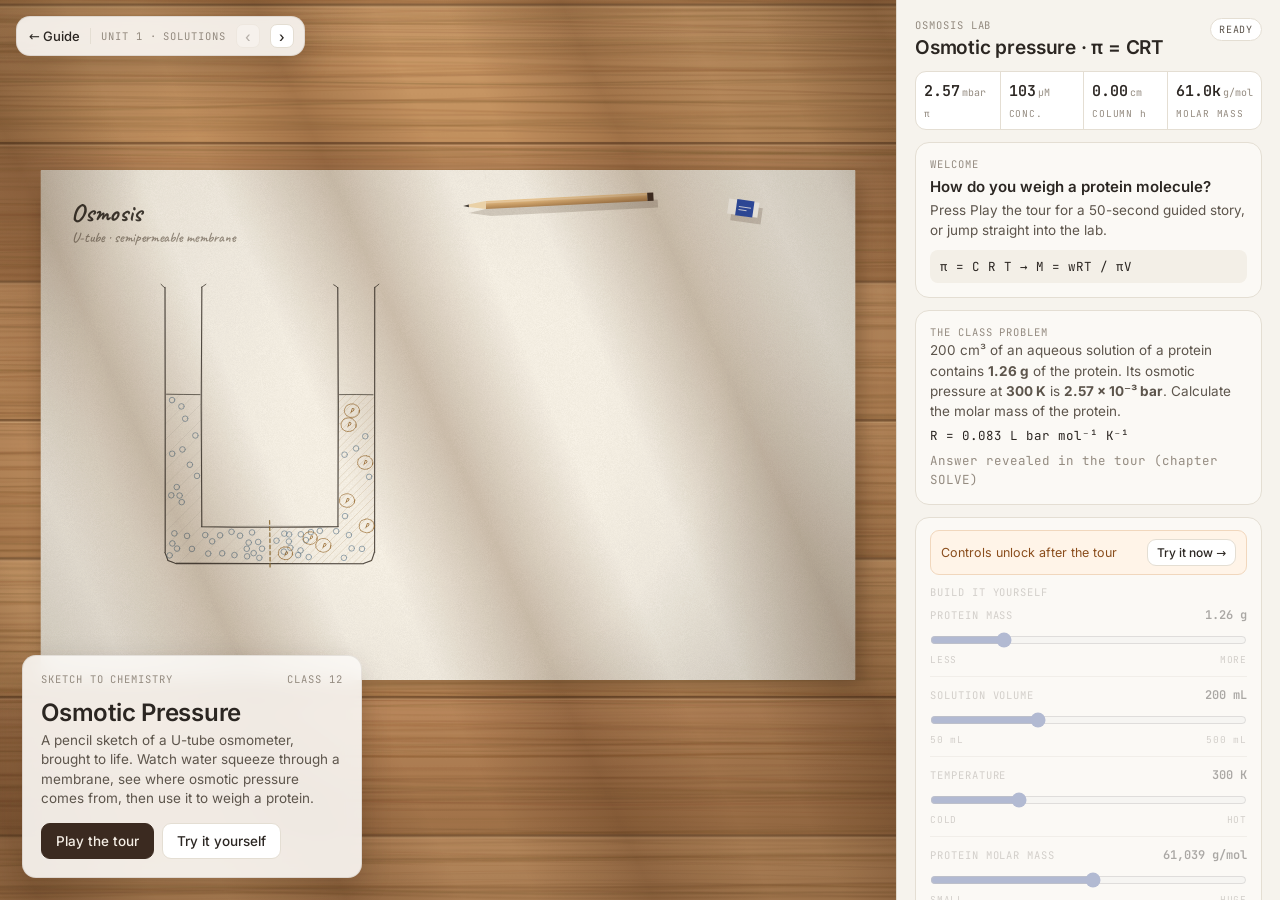
<file: lessons/osmosis.html>
<!DOCTYPE html>
<html lang="en">
<head>
<meta charset="UTF-8">
<meta name="viewport" content="width=device-width, initial-scale=1">
<title>Osmotic Pressure · Sketch to Chemistry</title>
<link rel="preconnect" href="https://fonts.googleapis.com">
<link rel="preconnect" href="https://fonts.gstatic.com" crossorigin>
<link href="https://fonts.googleapis.com/css2?family=Caveat:wght@500;700&family=Inter:wght@400;500;600;700&family=JetBrains+Mono:wght@400;600&display=swap" rel="stylesheet">
<link rel="stylesheet" href="../shared/studio.css">
</head>
<body>
<script src="../shared/catalog.js"></script>
<script src="../shared/studio.js"></script>
<script>
(() => {
const { clamp, clamp01, S, Lr, lerp, easeOut, hash } = Studio.U;
const { INK, GRAY, ORANGE, SANS } = Studio.C;
const { sk, hatch, hand, arrowSk, softEllipse, sphere, ringFx, tag, ellipsePts, sketchAxes } = Studio.draw;
let ctx, TT, P;                        // set at the start of every draw()

// ------------------------------------------------------------ chemistry
// π = CRT with C = n/V = (w/M)/V.  R in L bar mol⁻¹ K⁻¹ (NCERT value).
const R_ = 0.083;
const CM_PER_BAR = 1e5 / (1000 * 9.81) * 100;     // height of a water column per bar ≈ 1019 cm
const PROB = { w: 1.26, V: 200, T: 300, M: 61039 };  // M chosen so that π = 2.57×10⁻³ bar exactly
function derive(s) { const n = s.w / s.M, C = n / (s.V / 1000), pi = C * R_ * s.T; return { n, C, pi, h0: pi * CM_PER_BAR }; }
const PI0 = derive(PROB).pi, H0 = derive(PROB).h0;   // 2.57e-3 bar, 2.62 cm
const SUPD = { '-': '⁻', '0': '⁰', '1': '¹', '2': '²', '3': '³', '4': '⁴', '5': '⁵', '6': '⁶', '7': '⁷', '8': '⁸', '9': '⁹' };
function sciF(c, d = 2) {   // always scientific: 2.57×10⁻³
  let e = Math.floor(Math.log10(Math.abs(c))), m = c / Math.pow(10, e);
  if (Math.abs(m) >= 9.995) { m /= 10; e++; }
  return m.toFixed(d) + '×10' + String(e).split('').map(ch => SUPD[ch]).join('');
}
const grp = x => Math.round(x).toLocaleString('en-US');

// tour timeline for the piston and the column height (deterministic, scrubbable)
function pappAt(t) {
  let p = PI0 * S(t, 26.8, 29.4);
  if (t >= 30.4) p = lerp(PI0, 1.4 * PI0, S(t, 30.4, 31.6));
  if (t >= 32) p = lerp(1.4 * PI0, PI0, S(t, 32, 32.8));
  if (t >= 40) p = lerp(PI0, 0, S(t, 40, 41.2));
  return p;
}
function hAt(t) {
  if (t < 12) return 0;
  if (t < 26) return H0 * Math.min(1, (1 - Math.exp(-(t - 12) / 3)) / (1 - Math.exp(-12.5 / 3)));
  return H0 * (1 - pappAt(t - 0.6) / PI0);
}

// ------------------------------------------------------------ geometry (world = paper 1600×1000)
const AL = 280, AR = 620, HW = 36, TOP = 230, CH_TOP = 700, CH_BOT = 772, MEM = 450, BASE = 440, PXCM = 22;
const OUTER = [[AL - HW, TOP], [AL - HW, CH_BOT - 22], [AL - HW + 6, CH_BOT - 6], [AL - HW + 22, CH_BOT], [AR + HW - 22, CH_BOT], [AR + HW - 6, CH_BOT - 6], [AR + HW, CH_BOT - 22], [AR + HW, TOP]];
const INNER = [[AL + HW, TOP], [AL + HW, CH_TOP], [AR - HW, CH_TOP], [AR - HW, TOP]];
const levelsFor = h => { const px = clamp(h, -8, 10) * PXCM; return { L: BASE + px / 2, R: BASE - px / 2 }; };

function liquidPath(side, lv) {
  ctx.beginPath();
  if (side === 'L') {
    ctx.moveTo(AL - HW, lv.L); ctx.lineTo(AL + HW, lv.L); ctx.lineTo(AL + HW, CH_TOP); ctx.lineTo(MEM, CH_TOP); ctx.lineTo(MEM, CH_BOT);
    ctx.lineTo(AL - HW + 22, CH_BOT); ctx.quadraticCurveTo(AL - HW, CH_BOT, AL - HW, CH_BOT - 22);
  } else {
    ctx.moveTo(AR - HW, lv.R); ctx.lineTo(AR + HW, lv.R); ctx.lineTo(AR + HW, CH_BOT - 22); ctx.quadraticCurveTo(AR + HW, CH_BOT, AR + HW - 22, CH_BOT);
    ctx.lineTo(MEM, CH_BOT); ctx.lineTo(MEM, CH_TOP); ctx.lineTo(AR - HW, CH_TOP);
  }
  ctx.closePath();
}

// fixed proteins (all on the solution side, always submerged)
const PROT = [[606, 500], [636, 575], [602, 650], [640, 700], [555, 738], [612, 470]];
const BOUNCE = [{ y: 722, f: 0.9, p: 0.3 }, { y: 752, f: 0.7, p: 2.1 }];
function field(n, x0, x1, y0, y1, seed, avoid) {
  const arr = [];
  for (let k = 0; arr.length < n && k < 3000; k++) {
    const x = lerp(x0, x1, hash(seed + k * 2)), y = lerp(y0, y1, hash(seed + k * 2 + 1));
    if (avoid && avoid(x, y)) continue;
    if (arr.some(o => Math.hypot(o.x - x, o.y - y) < 14)) continue;
    arr.push({ x, y, f1: .6 + hash(seed + k * 3), f2: .6 + hash(seed + k * 5), p1: hash(seed + k * 7) * 6.28, p2: hash(seed + k * 11) * 6.28 });
  }
  return arr;
}
const nearProt = (x, y) => PROT.some(([px, py]) => Math.hypot(px - x, py - y) < 26);
const WL = field(34, AL - HW + 9, AL + HW - 9, 244, 764, 11);
const WR = field(26, AR - HW + 9, AR + HW - 9, 244, 764, 23, nearProt);
const WC = field(30, AL + HW + 4, AR - HW - 4, CH_TOP + 9, CH_BOT - 9, 37, (x, y) => Math.abs(x - MEM) < 15 || nearProt(x, y));

let phR = 0, phL = 0, pistonA = 0;
const vA = { membrane: 1, graph: 0, working: 0, compare: 0 };

// ------------------------------------------------------------ small drawing helpers
function water(x, y, m, a = 1, r = 5.5) {
  if (a <= 0.01) return;
  const b = ctx.globalAlpha;
  if (m < 1) { ctx.globalAlpha = b * a * (1 - m * 0.85); ctx.beginPath(); ctx.arc(x, y, r, 0, Math.PI * 2); ctx.strokeStyle = '#4b6a86'; ctx.lineWidth = 1.1; ctx.stroke(); }
  if (m > 0) { ctx.globalAlpha = b * a * m; sphere(x, y, r, '#9db4c8', null, { shadow: false }); }
  ctx.globalAlpha = b;
}
function protein(x, y, m, r = 15, a = 1) {
  if (a <= 0.01) return;
  const b = ctx.globalAlpha;
  if (m < 1) {
    ctx.globalAlpha = b * a * (1 - m * 0.85);
    sk(ellipsePts(x, y, r, r * 0.9, 16), x * 7 + y, 1, { w: 1.4, amp: 1.4, single: true, color: '#8a5a1c' });
    ctx.font = `700 ${Math.round(r * 0.9)}px ${Studio.C.HAND}`; ctx.fillStyle = '#8a5a1c'; ctx.textAlign = 'center'; ctx.textBaseline = 'middle'; ctx.fillText('P', x, y + 1);
  }
  if (m > 0) {
    ctx.globalAlpha = b * a * m;
    softEllipse(x + r * 0.3, y + r * 0.5, r * 1.2, r * 0.7, 0.18);
    for (let i = 0; i < 6; i++) { const ang = i * 1.05 + 0.3; sphere(x + Math.cos(ang) * r * 0.7, y + Math.sin(ang) * r * 0.62, r * 0.48, '#c79a52', null, { shadow: false }); }
    sphere(x, y, r * 0.78, '#cfa35c', 'P', { shadow: false, labelColor: '#5a3a10', labelSize: Math.round(r * 0.7) });
  }
  ctx.globalAlpha = b;
}
function note(t, t0, t1, tOut, fn) {
  if (t < t0 || t > tOut + 0.6) return;
  const b = ctx.globalAlpha; ctx.globalAlpha = b * (1 - S(t, tOut, tOut + 0.6));
  fn(Lr(t, t0, t1)); ctx.globalAlpha = b;
}

// ------------------------------------------------------------ apparatus
function drawSketchTube(lv) {
  sk(OUTER, 11, P(0.4, 1.8), { w: 2.1 });
  sk(INNER, 13, P(1.2, 2.3), { w: 2.1 });
  // open rims
  sk([[AL - HW - 8, TOP - 6], [AL - HW, TOP]], 15, P(2.2, 2.4), { w: 1.6 }); sk([[AL + HW, TOP], [AL + HW + 8, TOP - 6]], 16, P(2.2, 2.4), { w: 1.6 });
  sk([[AR - HW - 8, TOP - 6], [AR - HW, TOP]], 17, P(2.2, 2.4), { w: 1.6 }); sk([[AR + HW, TOP], [AR + HW + 8, TOP - 6]], 18, P(2.2, 2.4), { w: 1.6 });
  // membrane
  sk([[MEM, CH_TOP - 12], [MEM, CH_BOT + 12]], 21, P(2.3, 2.9), { w: 2.4, dash: [7, 5], color: '#8a6a30' });
  // liquid surfaces + solution hatching
  const lp = P(2.9, 3.5);
  sk([[AL - HW + 3, lv.L], [AL + HW - 3, lv.L]], 31, lp, { w: 1.5 });
  sk([[AR - HW + 3, lv.R], [AR + HW - 3, lv.R]], 33, lp, { w: 1.5 });
  hatch(() => liquidPath('R', lv), MEM, TOP, AR + HW, CH_BOT, 15, 41, P(3.1, 3.8), 0.26, '#8a5a1c');
  hatch(() => liquidPath('L', lv), AL - HW, TOP, MEM, CH_BOT, 30, 43, P(3.1, 3.8), 0.12);
}
function drawModelTube(lv) {
  softEllipse(MEM + 20, CH_BOT + 22, 280, 22, 0.28);
  softEllipse(AL + 26, CH_BOT + 16, 70, 12, 0.18); softEllipse(AR + 26, CH_BOT + 16, 70, 12, 0.18);
  // liquids
  for (const [side, col] of [['L', 'rgba(160,188,210,0.30)'], ['R', 'rgba(206,168,104,0.32)']]) {
    liquidPath(side, lv);
    const g = ctx.createLinearGradient(side === 'L' ? AL - HW : MEM, 0, side === 'L' ? MEM : AR + HW, 0);
    g.addColorStop(0, col); g.addColorStop(0.5, col.replace(/[\d.]+\)$/, '0.22)')); g.addColorStop(1, col);
    ctx.fillStyle = g; ctx.fill();
  }
  // menisci
  ctx.strokeStyle = 'rgba(80,100,115,0.55)'; ctx.lineWidth = 1.6;
  for (const [x, y] of [[AL, lv.L], [AR, lv.R]]) { ctx.beginPath(); ctx.moveTo(x - HW + 4, y - 4); ctx.quadraticCurveTo(x, y + 5, x + HW - 4, y - 4); ctx.stroke(); }
  // glass walls (a light band with darker edges, like a glass tube)
  const wall = (pts, w, col) => { ctx.beginPath(); pts.forEach(([x, y], i) => i ? ctx.lineTo(x, y) : ctx.moveTo(x, y)); ctx.lineWidth = w; ctx.strokeStyle = col; ctx.lineJoin = 'round'; ctx.lineCap = 'round'; ctx.stroke(); };
  for (const pts of [OUTER, INNER]) { wall(pts, 13, 'rgba(105,125,135,0.5)'); wall(pts, 9, 'rgba(234,241,244,0.92)'); wall(pts, 2, 'rgba(255,255,255,0.8)'); }
  ctx.fillStyle = 'rgba(255,255,255,0.35)';
  ctx.fillRect(AL - HW + 8, TOP + 20, 4, CH_TOP - TOP - 40); ctx.fillRect(AR - HW + 8, TOP + 20, 4, CH_TOP - TOP - 40);
  // membrane in its clamp
  ctx.fillStyle = '#6e6a64'; ctx.fillRect(MEM - 12, CH_TOP - 16, 24, 12); ctx.fillRect(MEM - 12, CH_BOT + 4, 24, 12);
  for (let y = CH_TOP - 4; y < CH_BOT + 4; y += 9) { ctx.fillStyle = '#cdb483'; ctx.fillRect(MEM - 3, y, 6, 6); }
}
function drawMolecules(st, lv, m, clk, molA) {
  if (molA <= 0) return;
  const b = ctx.globalAlpha; ctx.globalAlpha = b * molA;
  const jx = (o, k) => o.x + 3.5 * Math.sin(o.f1 * clk * k + o.p1), jy = (o, k) => o.y + 3 * Math.sin(o.f2 * clk * k + o.p2);
  for (const o of WL) if (o.y > lv.L + 8) water(jx(o, 1.4), jy(o, 1.4), m);
  for (const o of WR) if (o.y > lv.R + 8) water(jx(o, 1.4), jy(o, 1.4), m);
  for (const o of WC) water(jx(o, 1.4), jy(o, 1.4), m);
  for (const [x, y] of PROT) protein(x + 2 * Math.sin(clk * 0.8 + x), y + 2 * Math.cos(clk * 0.7 + y), m);
  // proteins that drift up to the membrane and bounce back
  for (const bb of BOUNCE) {
    const s = Math.abs(Math.sin(bb.f * clk + bb.p)), x = MEM + 20 + s * 60;
    protein(x, bb.y, m, 14);
    if (s < 0.06) ringFx(MEM + 5, bb.y, s / 0.06, '#b07a2e', 10);
  }
  // water molecules crossing the membrane (L→R and R→L)
  for (const [ph, dir, off] of [[phR, 1, 0], [phL, -1, 500]]) {
    const k0 = Math.floor(ph);
    for (let k = Math.max(0, k0 - 3); k <= k0; k++) {
      const p = (ph - k) / 2.4;
      if (p <= 0 || p >= 1) continue;
      const x = MEM + dir * lerp(-58, 58, S(p, 0, 1)), y = CH_TOP + 12 + hash(k * 3 + 1 + off) * (CH_BOT - CH_TOP - 24);
      water(x, y, m, S(p, 0, 0.15) * (1 - S(p, 0.85, 1)));
    }
  }
  ctx.globalAlpha = b;
}
function drawPiston(lv, papp, a, m) {
  if (a <= 0.01) return;
  const b = ctx.globalAlpha; ctx.globalAlpha = b * a;
  const py = lv.R - 13, x0 = AR - HW + 5, w = 2 * HW - 10;
  if (m < 1) {
    const sa = ctx.globalAlpha; ctx.globalAlpha = sa * (1 - m * 0.8);
    sk([[x0, py], [x0 + w, py], [x0 + w, py + 12], [x0, py + 12], [x0, py]], 601, 1, { w: 1.6 });
    sk([[AR - 5, py], [AR - 5, 150], [AR + 5, 150], [AR + 5, py]], 603, 1, { w: 1.4 });
    ctx.globalAlpha = sa;
  }
  if (m > 0) {
    const sa = ctx.globalAlpha; ctx.globalAlpha = sa * m;
    const g = ctx.createLinearGradient(x0, 0, x0 + w, 0); g.addColorStop(0, '#7b7771'); g.addColorStop(0.4, '#c9c4bb'); g.addColorStop(1, '#6f6b65');
    ctx.fillStyle = g; ctx.fillRect(x0, py, w, 12);
    ctx.fillStyle = '#3d3a36'; ctx.fillRect(x0, py + 10, w, 3);
    const g2 = ctx.createLinearGradient(AR - 6, 0, AR + 6, 0); g2.addColorStop(0, '#8b867e'); g2.addColorStop(0.5, '#dcd7cd'); g2.addColorStop(1, '#7a756e');
    ctx.fillStyle = g2; ctx.fillRect(AR - 6, 146, 12, py - 146);
    ctx.fillStyle = '#5a4a3c'; ctx.beginPath(); ctx.roundRect(AR - 34, 136, 68, 14, 5); ctx.fill();
    ctx.globalAlpha = sa;
  }
  if (papp > 1e-6) {
    arrowSk(AR, 88, AR, 128, 611, 1, ORANGE, 0);
    tag(AR + 150, 112, `P = ${(papp * 1000).toFixed(2)} mbar`, { color: '#8a4d1c' });
  }
  ctx.globalAlpha = b;
}
function drawHeight(lv, h, a) {
  if (a <= 0.01 || Math.abs(h) < 0.2) return;
  const b = ctx.globalAlpha; ctx.globalAlpha = b * a;
  const bx = 700, top = Math.min(lv.L, lv.R), bot = Math.max(lv.L, lv.R);
  sk([[AL + HW + 4, lv.L], [bx + 8, lv.L]], 701, 1, { w: 1, color: GRAY, dash: [5, 6], single: true });
  sk([[AR + HW + 4, lv.R], [bx + 8, lv.R]], 703, 1, { w: 1, color: GRAY, dash: [5, 6], single: true });
  sk([[bx, top], [bx, bot]], 705, 1, { w: 2, color: ORANGE });
  sk([[bx - 7, top + 10], [bx, top], [bx + 7, top + 10]], 707, 1, { w: 2, color: ORANGE, single: true });
  sk([[bx - 7, bot - 10], [bx, bot], [bx + 7, bot - 10]], 709, 1, { w: 2, color: ORANGE, single: true });
  hand(`h = ${Math.abs(h).toFixed(2)} cm`, bx + 14, (top + bot) / 2 + 9, { size: 30, color: ORANGE });
  if (h < 0) hand('(solution side lower)', bx + 14, (top + bot) / 2 + 36, { size: 21, color: GRAY });
  ctx.globalAlpha = b;
}

// ------------------------------------------------------------ notebook views (right side)
function drawMembraneView(a, clk, m, tally) {
  if (a <= 0.01) return;
  const b = ctx.globalAlpha; ctx.globalAlpha = b * a;
  const cx = 1285, cy = 495, r = 212;
  hand('zoom on the membrane', 1070, 205, { size: 40 });
  ctx.save(); ctx.beginPath(); ctx.arc(cx, cy, r, 0, Math.PI * 2); ctx.clip();
  ctx.fillStyle = 'rgba(160,188,210,0.16)'; ctx.fillRect(cx - r, cy - r, r, 2 * r);
  ctx.fillStyle = 'rgba(206,168,104,0.2)'; ctx.fillRect(cx, cy - r, r, 2 * r);
  const pores = [];
  for (let y = cy - r; y < cy + r; y += 46) { ctx.fillStyle = '#cdb483'; ctx.fillRect(cx - 7, y, 14, 32); ctx.fillStyle = 'rgba(90,60,20,0.25)'; ctx.fillRect(cx + 5, y, 2, 32); pores.push(y + 32 + 7); }
  // wandering water on both sides
  for (let i = 0; i < 16; i++) {
    const side = i < 8 ? -1 : 1, x = cx + side * (40 + hash(i * 5 + 1) * 150) + 8 * Math.sin(clk * (0.8 + hash(i)) + i);
    const y = cy - 170 + hash(i * 7 + 3) * 340 + 8 * Math.cos(clk * (0.7 + hash(i + 9)) + i);
    water(x, y, m, 1, 9);
  }
  // proteins bump into the membrane and bounce back
  for (let i = 0; i < 3; i++) {
    const s = Math.abs(Math.sin(clk * (0.6 + i * 0.17) + i * 1.7)), y = cy - 125 + i * 125;
    protein(cx + 36 + s * 110, y + 6 * Math.sin(clk + i), m, 28);
  }
  // water squeezing through the pores
  for (const [ph, dir, off] of [[phR, 1, 0], [phL, -1, 500]]) {
    const k0 = Math.floor(ph);
    for (let k = Math.max(0, k0 - 3); k <= k0; k++) {
      const p = (ph - k) / 2.4; if (p <= 0 || p >= 1) continue;
      const y = pores[Math.floor(hash(k * 3 + 1 + off) * (pores.length - 1))];
      water(cx + dir * lerp(-110, 110, S(p, 0, 1)), y, m, S(p, 0, 0.12) * (1 - S(p, 0.88, 1)), 9);
    }
  }
  ctx.restore();
  sk(ellipsePts(cx, cy, r, r, 40), 811, 1, { w: 2 });
  hand('pure water', cx - 105, cy - r - 12, { size: 24, color: GRAY, align: 'center' });
  hand('solution', cx + 105, cy - r - 12, { size: 24, color: GRAY, align: 'center' });
  hand('pores let water through — protein is too big', cx, cy + r + 38, { size: 24, color: ORANGE, align: 'center' });
  hand(`into solution → ${tally[0]}      ${tally[1]} ← back to water`, cx, cy + r + 74, { size: 26, align: 'center' });
  ctx.globalAlpha = b;
}
function drawGraph(a, st, q) {
  if (a <= 0.01) return;
  const b = ctx.globalAlpha; ctx.globalAlpha = b * a;
  hand('π vs concentration', 1070, 205, { size: 40 });
  const cU = q.C * 1e4, xmax = Math.max(4, Math.ceil(cU * 1.25));
  const slope = R_ * st.T * 1e-4 * 1e3;          // mbar per (10⁻⁴ mol L⁻¹)
  const ymax = Math.max(5, Math.ceil(slope * xmax * 1.1));
  const ystep = ymax > 20 ? 10 : ymax > 10 ? 5 : 2, xstep = xmax > 10 ? 5 : 1, xt = [], yt = [];
  for (let v = 0; v <= xmax; v += xstep) xt.push(v);
  for (let v = 0; v <= ymax; v += ystep) yt.push(v);
  const { X, Y } = sketchAxes({ x0: 1110, y0: 270, x1: 1500, y1: 740 }, { xmin: 0, xmax, ymin: 0, ymax },
    { xlabel: 'C (×10⁻⁴ mol L⁻¹)', ylabel: 'π (mbar)', xticks: xt, yticks: yt, seed: 821 });
  if (st.T !== 300) { sk([[X(0), Y(0)], [X(xmax), Y(Math.min(ymax, R_ * 300 * 1e-1 * xmax))]], 823, 1, { w: 1, color: GRAY, dash: [6, 7], single: true }); }
  const xe = Math.min(xmax, ymax / slope);
  sk([[X(0), Y(0)], [X(xe), Y(slope * xe)]], 825, 1, { w: 2.2 });
  hand(`π = C × RT   (T = ${st.T} K)`, 1135, 305, { size: 24, color: GRAY });
  const px = X(Math.min(cU, xmax)), py = Y(Math.min(q.pi * 1e3, ymax));
  sk([[px, py], [px, 740]], 827, 1, { w: 1, color: ORANGE, dash: [4, 6], single: true });
  ctx.fillStyle = ORANGE; ctx.beginPath(); ctx.arc(px, py, 9, 0, Math.PI * 2); ctx.fill();
  ctx.strokeStyle = '#f3f0e8'; ctx.lineWidth = 3; ctx.stroke();
  const right = px < 1380;
  hand(`${(q.pi * 1000).toFixed(2)} mbar`, px + (right ? 16 : -16), py - 12, { size: 30, color: ORANGE, align: right ? 'left' : 'right' });
  hand('twice the particles → twice the π', 1110, 830, { size: 24, color: GRAY });
  ctx.globalAlpha = b;
}
function drawWorking(a, st, q, isTour) {
  if (a <= 0.01) return;
  const b = ctx.globalAlpha; ctx.globalAlpha = b * a;
  const X = 1070, sz = 32;
  if (isTour) {
    hand('π = CRT = (n / V) RT', X, 215, { size: sz, prog: P(33.9, 34.6) });
    hand('n = πV / RT', X, 270, { size: sz, prog: P(34.6, 35.2) });
    hand('   = (2.57×10⁻³ × 0.200) / (0.083 × 300)', X, 315, { size: sz, prog: P(35.2, 36.2) });
    hand('   = 2.06×10⁻⁵ mol', X, 360, { size: sz, prog: P(36.2, 36.8) });
    hand('M = w / n = 1.26 g / 2.06×10⁻⁵ mol', X, 425, { size: sz, prog: P(36.9, 37.9) });
    const fin = P(38.2, 38.9);
    if (fin > 0) {
      const w = hand('M ≈ 61,039 g mol⁻¹', X + 20, 515, { size: 48, color: ORANGE, prog: fin, weight: 700 });
      const cp = P(38.8, 39.4);
      if (cp > 0) sk(ellipsePts(X + 20 + w / 2, 500, w / 2 + 26, 38, 30, -2.2, -2.2 + Math.PI * 2.15), 871, cp, { w: 2.2, color: ORANGE });
    }
    hand('≈ 6.1 × 10⁴ g mol⁻¹   (NCERT rounds to 61,022)', X, 600, { size: 24, color: GRAY, prog: P(39.2, 39.8) });
    hand('one line: M = wRT / πV', X, 650, { size: 26, color: GRAY, prog: P(39.4, 40) });
  } else {
    const hNow = q.h0;
    hand(`n = w / M = ${st.w.toFixed(2)} / ${grp(st.M)}`, X, 215, { size: sz });
    hand(`   = ${sciF(q.n)} mol`, X, 258, { size: sz });
    hand(`C = n / V = ${sciF(q.n)} / ${(st.V / 1000).toFixed(3)} L`, X, 318, { size: sz });
    hand(`   = ${sciF(q.C)} mol L⁻¹`, X, 361, { size: sz });
    hand(`π = CRT = ${sciF(q.C)} × 0.083 × ${st.T}`, X, 421, { size: sz });
    const w = hand(`π = ${sciF(q.pi)} bar`, X + 20, 505, { size: 46, color: ORANGE, weight: 700 });
    sk(ellipsePts(X + 20 + w / 2, 490, w / 2 + 24, 36, 30, -2.2, -2.2 + Math.PI * 2.15), 873, 1, { w: 2.2, color: ORANGE });
    hand(`as a water column: h = π / ρg ≈ ${hNow.toFixed(2)} cm`, X, 590, { size: 26, color: GRAY });
    hand(`check: M = wRT / πV = ${grp(st.w * R_ * st.T / (q.pi * st.V / 1000))} g mol⁻¹`, X, 635, { size: 26, color: GRAY });
  }
  ctx.globalAlpha = b;
}
function drawCompare(a, st, q, prog) {
  if (a <= 0.01) return;
  const b = ctx.globalAlpha; ctx.globalAlpha = b * a;
  hand('why osmosis for proteins?', 1070, 205, { size: 40, prog: prog(40.4, 41.2) });
  // thermometer
  const tp = prog(41.0, 42.0), tx = 1100;
  sk([[tx - 10, 290], [tx - 10, 610], [tx + 10, 610], [tx + 10, 290], [tx - 10, 290]], 901, tp, { w: 1.7 });
  sk(ellipsePts(tx, 632, 22, 22, 22), 903, tp, { w: 1.7 });
  if (tp >= 1) {
    ctx.fillStyle = 'rgba(168,67,58,0.55)'; ctx.beginPath(); ctx.arc(tx, 632, 15, 0, Math.PI * 2); ctx.fill(); ctx.fillRect(tx - 4, 470, 8, 150);
    for (let y = 300; y < 600; y += 20) sk([[tx + 10, y], [tx + 18, y]], 905 + y, 1, { w: 1, single: true });
  }
  const dTb = 0.52 * q.n / (st.V / 1000);           // molality ≈ molarity for a dilute aqueous solution
  const lp = prog(41.6, 43.0);
  hand('boiling point rise', 1140, 320, { size: 28, prog: lp });
  hand('ΔTb = Kb × m', 1140, 360, { size: 26, color: GRAY, prog: lp });
  hand(`= 0.52 × ${sciF(q.C, 2)}`, 1140, 396, { size: 26, color: GRAY, prog: lp });
  hand(`≈ ${dTb < 0.001 ? dTb.toFixed(6) : dTb.toFixed(4)} K`, 1140, 440, { size: 34, prog: lp });
  hand('✗ far too small to measure', 1140, 480, { size: 24, color: '#a8433a', prog: prog(42.6, 43.4) });
  // ruler with the osmotic column
  const rp = prog(43.2, 44.2), rx = 1440, r0 = 640, pxcm = 60;
  sk([[rx - 16, r0 - 330], [rx + 16, r0 - 330], [rx + 16, r0], [rx - 16, r0], [rx - 16, r0 - 330]], 921, rp, { w: 1.7 });
  if (rp >= 1) {
    for (let c = 0; c <= 5; c++) { sk([[rx - 16, r0 - c * pxcm], [rx - 4, r0 - c * pxcm]], 923 + c, 1, { w: 1.2, single: true }); hand(String(c), rx - 26, r0 - c * pxcm + 7, { size: 20, color: GRAY, align: 'right' }); }
    const hh = clamp(q.h0, 0, 5.4) * pxcm;
    ctx.fillStyle = 'rgba(206,168,104,0.55)'; ctx.fillRect(rx - 2, r0 - hh, 16, hh);
    sk([[rx - 20, r0 - hh], [rx + 20, r0 - hh]], 931, 1, { w: 2, color: ORANGE });
  }
  const op = prog(44.0, 45.2);
  hand('osmotic rise', 1330, 720, { size: 28, prog: op, align: 'center' });
  hand(`h ≈ ${q.h0.toFixed(1)} cm`, 1330, 758, { size: 34, prog: op, align: 'center' });
  hand('✓ easy to read with a ruler', 1330, 796, { size: 24, color: '#4f8a63', prog: prog(44.8, 45.6), align: 'center' });
  hand('and it works at room temperature, so the protein is not damaged', 1070, 870, { size: 22, color: GRAY, prog: prog(45.2, 46.2) });
  ctx.globalAlpha = b;
}

// ------------------------------------------------------------ tour annotations
function drawTourNotes(t, lv) {
  note(t, 4.9, 5.4, 10.5, p => { hand('pure water', 150, 330, { size: 32, color: ORANGE, align: 'center', prog: p }); arrowSk(165, 342, 236, 400, 1101, p); });
  note(t, 5.1, 5.6, 10.5, p => { hand('protein solution', 790, 330, { size: 32, color: ORANGE, align: 'center', prog: p }); arrowSk(740, 342, 664, 400, 1103, p); });
  note(t, 5.3, 5.9, 10.5, p => { hand('semipermeable membrane', MEM, 870, { size: 30, color: ORANGE, align: 'center', prog: p }); arrowSk(MEM, 842, MEM, 790, 1105, p); });
  note(t, 12.3, 13.2, 18.4, p => hand('water squeezes through both ways', MEM, 520, { size: 30, color: ORANGE, align: 'center', prog: p }));
  note(t, 14.2, 15.0, 18.4, p => { hand('protein: too big to pass', 580, 835, { size: 26, color: ORANGE, align: 'center', prog: p }); arrowSk(545, 812, 498, 772, 1107, p); });
  note(t, 15.6, 16.2, 18.4, p => hand(`into solution → ${Math.floor(2.1 * (t - 11))}      ${Math.floor(1.3 * (t - 11))} ← back`, MEM, 572, { size: 28, align: 'center', prog: p }));
  note(t, 17.0, 17.6, 18.4, p => hand('more water goes IN than comes back', MEM, 614, { size: 26, color: GRAY, align: 'center', prog: p }));
  note(t, 20.0, 20.8, 25.6, p => hand('the solution side rises…', 720, 270, { size: 28, color: ORANGE, prog: p }));
  note(t, 21.4, 22.2, 25.6, p => hand('…its extra weight pushes water back', 720, 308, { size: 26, color: GRAY, prog: p }));
  note(t, 23.0, 23.8, 25.6, p => hand('flow stops when push-back = osmotic pressure', 720, 346, { size: 26, color: ORANGE, prog: p }));
  note(t, 27.0, 27.8, 32.6, p => hand('press with a piston instead', 720, 205, { size: 28, color: ORANGE, prog: p }));
  note(t, 29.4, 30.2, 32.6, p => hand('just enough to stop the flow  =  π', 720, 246, { size: 28, color: ORANGE, prog: p }));
  note(t, 29.8, 30.4, 32.6, p => { hand('π = C R T', 740, 340, { size: 50, weight: 700, prog: p }); hand('C = n / V   (mol L⁻¹)', 742, 388, { size: 28, color: GRAY, prog: p }); });
  note(t, 30.8, 31.6, 32.6, p => hand('push harder → water is forced OUT: reverse osmosis', 720, 560, { size: 26, color: '#a8433a', prog: p }));
  note(t, 46.9, 47.8, 60, p => { hand('your turn', 1380, 940, { size: 54, color: ORANGE, prog: p, weight: 700, align: 'center' }); arrowSk(1470, 925, 1580, 900, 1109, p); });
}

// ------------------------------------------------------------ lesson config
Studio.lesson({
  id: 'osmosis',
  unit: 'Unit 1 · Solutions',
  title: 'Osmotic Pressure',
  headline: 'Osmotic pressure · π = CRT',
  panelEyebrow: 'Osmosis lab',
  intro: 'A pencil sketch of a U-tube osmometer, brought to life. Watch water squeeze through a membrane, see where osmotic pressure comes from, then use it to weigh a protein.',
  welcome: { title: 'How do you weigh a protein molecule?', text: 'Press Play the tour for a 50-second guided story, or jump straight into the lab.', formula: 'π = C R T  →  M = wRT / πV' },
  problem: {
    html: '200 cm³ of an aqueous solution of a protein contains <b>1.26 g</b> of the protein. Its osmotic pressure at <b>300 K</b> is <b>2.57 × 10⁻³ bar</b>. Calculate the molar mass of the protein.<span class="cell">R = 0.083 L bar mol⁻¹ K⁻¹</span>',
    answer: 'M = wRT/πV = (1.26 × 0.083 × 300)/(2.57×10⁻³ × 0.200) ≈ 6.10 × 10⁴ g mol⁻¹ (61,039; NCERT prints 61,022)', revealAt: 38.9, revealChapter: 'SOLVE',
  },
  tourEnd: 50,
  introT: 6,
  chapters: [
    { t: 0, key: 'SKETCH', title: 'A U-tube osmometer', text: 'A U-shaped tube divided at the bottom by a semipermeable membrane. The left arm holds pure water and the right arm holds the protein solution. Both start at the same level.', formula: 'semipermeable: lets solvent through, not solute' },
    { t: 6, key: 'BUILD', title: 'Brought to life', text: 'The membrane has pores that small water molecules can pass through, but they are far too small for huge protein molecules.', formula: 'H₂O ≈ 18 g mol⁻¹   vs   protein ≈ 61,000 g mol⁻¹' },
    { t: 11, key: 'CROSSING', title: 'Water crosses both ways', text: 'Water molecules hit the membrane from both sides. The solution side has slightly less water per litre (protein takes up room), so fewer water molecules cross back. More water goes in than comes out, giving a net flow into the solution.', formula: 'net flow of solvent: pure water → solution' },
    { t: 19, key: 'RISE', title: 'The column rises, then stops', text: 'Water collects on the solution side and its level climbs. The extra height of liquid pushes back. When that push equals the osmotic pressure, flow in both directions balances and the level stops at h ≈ 2.6 cm.', formula: 'π = h ρ g   (2.57×10⁻³ bar ≈ 2.6 cm of water)' },
    { t: 26, key: 'PRESSURE', title: 'Osmotic pressure', text: 'Instead of letting the column rise, press on the solution with a piston. The pressure that just stops the flow is the osmotic pressure π. Press harder and water is pushed backwards out of the solution: reverse osmosis, used to purify sea water.', formula: 'π = C R T ,   C = n / V' },
    { t: 33, key: 'SOLVE', title: 'Now the class problem', text: 'π = 2.57×10⁻³ bar, V = 0.200 L, T = 300 K. First find the moles of protein, n = πV/RT = 2.06×10⁻⁵ mol. Then M = w/n = 1.26 g ÷ 2.06×10⁻⁵ mol ≈ 61,000 g mol⁻¹.', formula: 'M = wRT / πV ≈ 6.1 × 10⁴ g mol⁻¹' },
    { t: 40, key: 'WHY π', title: 'Why osmosis for proteins?', text: 'The same solution would raise the boiling point by only about 0.00005 K, which is far too small to measure. Osmotic pressure gives a 2.6 cm column you can read with a ruler, at room temperature, without damaging the protein.', formula: 'ΔTb ≈ 5 × 10⁻⁵ K   vs   h ≈ 2.6 cm' },
    { t: 46.5, key: 'YOUR TURN', title: 'Your turn', text: 'Change the protein mass, the volume, the temperature or the molar mass, push the piston, and try to complete all four challenges.', formula: '' },
  ],
  camera: [[0, 800, 500, 1], [6, 800, 500, 1], [8.5, 480, 520, 1.25], [11, 480, 520, 1.25], [12.8, 450, 680, 2.2], [18.2, 450, 680, 2.2],
    [19.6, 800, 500, 1], [25.6, 800, 500, 1], [26.8, 560, 430, 1.3], [32.6, 560, 430, 1.3], [34, 1270, 470, 1.45], [39.8, 1270, 470, 1.45],
    [41, 800, 500, 1], [99, 800, 500, 1]],
  tourState(t) {
    return {
      ...PROB, m: S(t, 6.5, 9.5), h: hAt(t), papp: pappAt(t), dh: (hAt(t + 0.05) - hAt(t - 0.05)) / 0.1,
      views: {
        membrane: S(t, 19, 19.8) * (1 - S(t, 25.8, 26.4)) + S(t, 46.6, 47.4), graph: 0,
        working: S(t, 33.2, 34) * (1 - S(t, 39.8, 40.3)), compare: S(t, 40.3, 41) * (1 - S(t, 46.3, 46.9)),
      },
    };
  },
  initLab: () => ({ ...PROB, pf: 0, h: 0, dh: 0, m: 1, view: 'membrane', slow: false }),
  onEnterTour() { phR = phL = 0; },
  onEnterLab() { phR = phL = 0; },
  onReset() { phR = phL = 0; },
  step(lab, dt) {
    const q = derive(lab), tau = 2.2;
    const hEq = clamp(q.pi * (1 - lab.pf) * CM_PER_BAR, -8, 12);
    lab.dh = (hEq - lab.h) / tau;
    lab.h += (hEq - lab.h) * (1 - Math.exp(-dt / tau));
  },
  draw(env) {
    ctx = env.ctx; TT = env.TT; P = env.P;
    const lab = env.mode === 'lab' ? env.lab : null, st = env.st, q = derive(st);
    const m = lab ? lab.m : st.m, h = lab ? lab.h : st.h, dh = lab ? lab.dh : st.dh;
    const papp = lab ? lab.pf * q.pi : st.papp;
    if (lab) for (const v in vA) vA[v] = env.snap ? (v === lab.view ? 1 : 0) : lerp(vA[v], v === lab.view ? 1 : 0, 1 - Math.exp(-env.rawDt * 7));
    const views = lab ? vA : st.views;
    const lv = levelsFor(h);

    // crossing rates follow the net flow (dh/dt): more L→R while the column rises, more R→L in reverse osmosis
    const act = lab ? 1 : S(TT, 8.5, 10);
    phR += (1.3 + Math.max(0, 2.6 * dh)) * env.dt * act;
    phL += (1.3 + Math.max(0, -2.6 * dh)) * env.dt * act;
    const pistonWant = lab ? (lab.pf > 0.004 ? 1 : 0) : S(TT, 26.5, 27.2) * (1 - S(TT, 41.2, 41.8));
    pistonA = lab ? (env.snap ? pistonWant : lerp(pistonA, pistonWant, 1 - Math.exp(-env.rawDt * 6))) : pistonWant;

    hand('Osmosis', 60, 100, { size: 50, prog: P(3.8, 4.6), weight: 700 });
    hand('U-tube · semipermeable membrane', 62, 140, { size: 28, color: GRAY, prog: P(4.3, 5.2) });

    ctx.globalAlpha = 1 - 0.82 * m; drawSketchTube(lv); ctx.globalAlpha = 1;
    const tip = Studio.pencilTip;
    if (m > 0) { ctx.globalAlpha = m; drawModelTube(lv); ctx.globalAlpha = 1; }
    drawMolecules(st, lv, m, env.clock, P(4.6, 5.4));
    drawPiston(lv, papp, pistonA, m);
    drawHeight(lv, h, lab ? 1 : S(TT, 19.6, 20.4));
    const tagA = lab ? 1 : S(TT, 8.5, 9.5) * (1 - S(TT, 11.6, 12.3)) + S(TT, 18.4, 19.2);
    tag(AL, 815, 'pure water', { alpha: tagA, color: '#4b6a86' });
    tag(AR, 815, `protein ${st.w.toFixed(2)} g / ${st.V} mL`, { alpha: tagA, color: '#8a5a1c' });

    const tally = lab || TT >= 19 ? [Math.floor(phR), Math.floor(phL)] : [0, 0];
    drawMembraneView(views.membrane, env.clock, m, tally);
    drawGraph(views.graph, st, q);
    drawWorking(views.working, st, q, !lab);
    drawCompare(views.compare, st, q, lab ? () => 1 : P);

    if (env.mode === 'tour') drawTourNotes(TT, lv);
    if (lab) {
      let msg, col = ORANGE;
      if (lab.pf > 1.02 && lab.h < -0.05) { msg = 'reverse osmosis: water is squeezed out of the solution'; col = '#a8433a'; }
      else if (Math.abs(lab.pf - 1) < 0.02 && Math.abs(lab.h) < 0.12) msg = 'balanced: piston pressure = osmotic pressure';
      else if (lab.dh > 0.03) msg = 'net flow of water into the solution →';
      else if (lab.dh < -0.03) msg = '← net flow of water back out';
      else msg = `equilibrium: the column holds at h = ${Math.abs(lab.h).toFixed(2)} cm`;
      hand(msg, MEM, 905, { size: 26, color: col, align: 'center' });
    }
    Studio.pencilTip = tip || Studio.pencilTip;
  },
  stats: [{ id: 'pi', label: 'π' }, { id: 'C', label: 'CONC.' }, { id: 'h', label: 'COLUMN h' }, { id: 'M', label: 'MOLAR MASS' }],
  statValues(st, mode, lab) {
    const q = derive(st), h = mode === 'lab' ? lab.h : (st.h ?? 0);
    return { pi: `${(q.pi * 1000).toFixed(2)}<small>mbar</small>`, C: `${(q.C * 1e6).toFixed(0)}<small>µM</small>`, h: `${h.toFixed(2)}<small>cm</small>`, M: `${(st.M / 1000).toFixed(1)}k<small>g/mol</small>` };
  },
  now(st, lab) {
    const q = derive(st);
    let title, text;
    if (lab.pf > 1.02) { title = 'Reverse osmosis'; text = `The piston pushes with ${(lab.pf * q.pi * 1000).toFixed(2)} mbar, more than the osmotic pressure (${(q.pi * 1000).toFixed(2)} mbar). Water is forced backwards through the membrane, out of the solution. Desalination plants use exactly this to make drinking water from sea water.`; }
    else if (Math.abs(lab.pf - 1) < 0.02) { title = 'Balanced by the piston'; text = 'The piston pressure equals π, so water crosses equally in both directions and the levels stay level. This is the definition of osmotic pressure: the pressure needed to stop osmosis.'; }
    else if (Math.abs(lab.dh) > 0.03) { title = 'Water is flowing'; text = lab.dh > 0 ? 'More water molecules cross into the solution than come back, so the solution column is rising. It will stop when the extra height pushes back as hard as π.' : 'The column is too high for the current π, so water flows back out until the levels match the new equilibrium.'; }
    else { title = 'Equilibrium'; text = `The column is steady at h = ${Math.abs(lab.h).toFixed(2)} cm. Its hydrostatic push (hρg) balances what is left of the osmotic pressure. More particles per litre (more mass, smaller volume, lighter molecules) or a higher temperature → bigger π → taller column.`; }
    return { title, text, formula: `π = (${st.w.toFixed(2)} / ${grp(st.M)}) / ${(st.V / 1000).toFixed(3)} × 0.083 × ${st.T} = ${sciF(q.pi)} bar` };
  },
  controls: [
    { type: 'slider', label: 'Protein mass', min: 0.2, max: 5, step: 0.01, ends: ['LESS', 'MORE'], get: l => l.w, set: (l, v) => { l.w = v; }, show: l => l.w.toFixed(2) + ' g' },
    { type: 'slider', label: 'Solution volume', min: 50, max: 500, step: 5, ends: ['50 mL', '500 mL'], get: l => l.V, set: (l, v) => { l.V = v; }, show: l => l.V + ' mL' },
    { type: 'slider', label: 'Temperature', min: 273, max: 373, step: 1, ends: ['COLD', 'HOT'], get: l => l.T, set: (l, v) => { l.T = v; }, show: l => l.T + ' K' },
    { type: 'slider', label: 'Protein molar mass', min: 3.5, max: 6, step: 0.005, ends: ['SMALL', 'HUGE'], get: l => Math.log10(l.M), set: (l, v) => { l.M = Math.pow(10, v); }, show: l => grp(l.M) + ' g/mol' },
    { type: 'slider', label: 'Piston pressure', min: 0, max: 2, step: 0.01, ends: ['NONE', '2 × π'], get: l => l.pf, set: (l, v) => { l.pf = v; },
      show: l => `${(l.pf * derive(l).pi * 1000).toFixed(2)} mbar · ${l.pf.toFixed(2)} π` },
    { type: 'chips', items: [{ key: 'slow', label: 'Slow motion' }] },
    { type: 'slider', label: 'Sketch — Model', min: 0, max: 1, ends: ['SKETCH', 'MODEL'], get: l => l.m, set: (l, v) => { l.m = v; } },
    { type: 'segment', key: 'view', label: 'Notebook view', options: [['membrane', 'Membrane'], ['graph', 'Graph'], ['working', 'Working'], ['compare', 'Why π']] },
  ],
  challenges: [
    { id: 'tall', text: 'Make the column rise above 5 cm', hint: 'π depends on particles per litre and on T.', test: l => l.h > 5 },
    { id: 'stop', text: 'Stop the flow exactly with the piston', hint: 'Set the piston pressure equal to π and wait for the levels to match.', test: l => Math.abs(l.pf - 1) < 0.02 && Math.abs(l.h) < 0.1 },
    { id: 'ro', text: 'Start reverse osmosis', hint: 'Push harder than π.', test: l => l.pf > 1.05 && l.h < -0.2 },
    { id: 'five', text: 'Find the protein mass that gives π = 5.00 × 10⁻³ bar', hint: 'Keep V = 200 mL, T = 300 K and M = 61,039 g/mol.', test: l => { const q = derive(l); return Math.abs(q.pi - 5e-3) < 5e-5 && l.V === 200 && l.T === 300 && Math.abs(l.M - 61039) < 600; } },
  ],
  quiz: {
    question: 'Keep the same <b>1.26 g in 200 mL</b>, but use a protein that is <b>twice as heavy</b> (M ≈ 122,000 g/mol). The osmotic pressure…',
    options: ['doubles', 'halves', 'stays the same'], correct: 1,
    right: '✓ Right. The same mass of heavier molecules means half as many molecules (n = w/M). π only counts solute particles per litre, π = (n/V)RT, so it halves. <b>Test it:</b> drag the molar mass to about 122,000.',
    wrong: '✗ Not quite. Osmotic pressure is colligative: it counts particles, not their mass. Twice the molar mass → half the moles → half the π.',
  },
});
})();
</script>
</body>
</html>
</file>
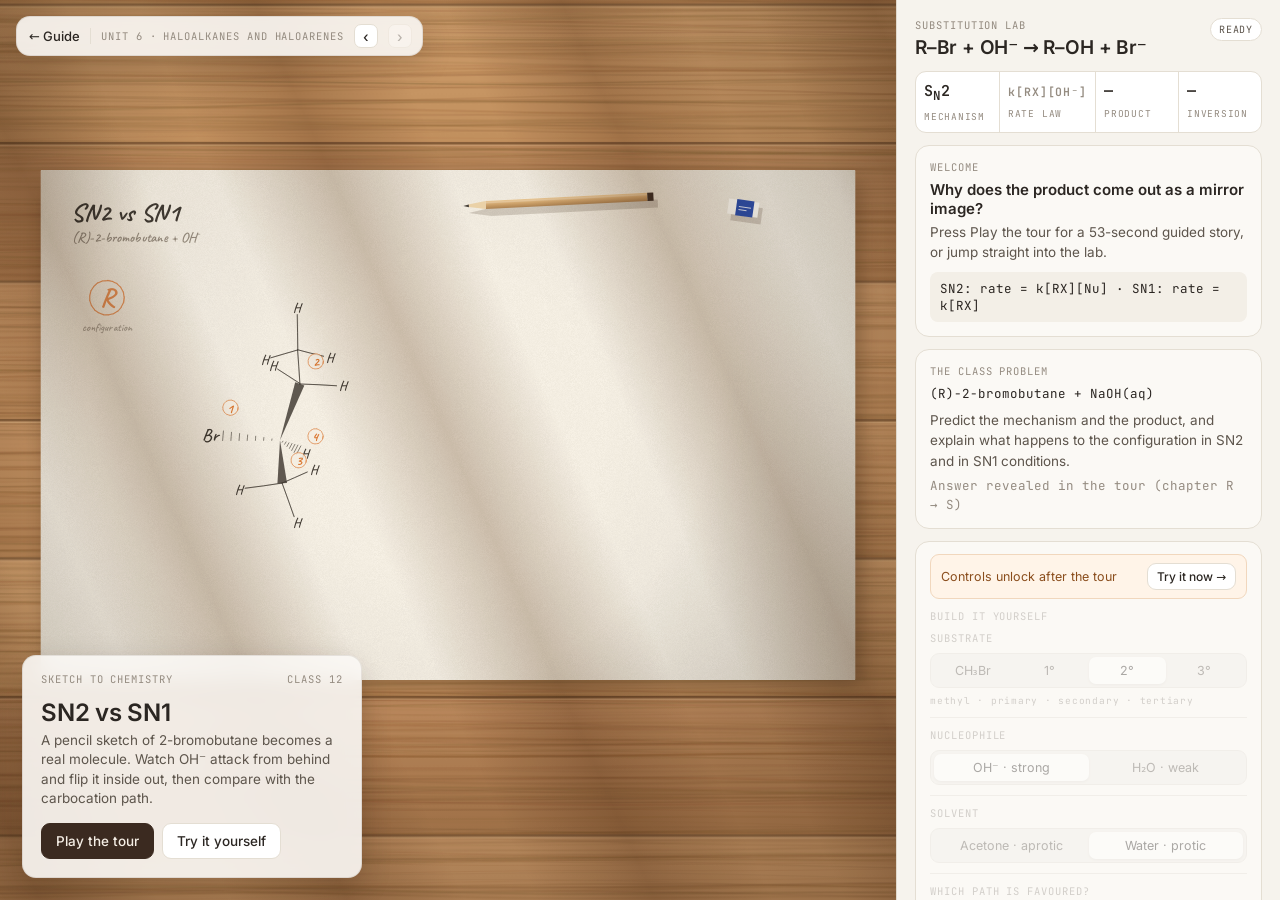
<file: lessons/sn2.html>
<!DOCTYPE html>
<html lang="en">
<head>
<meta charset="UTF-8">
<meta name="viewport" content="width=device-width, initial-scale=1">
<title>SN2 vs SN1 · Sketch to Chemistry</title>
<link rel="preconnect" href="https://fonts.googleapis.com">
<link rel="preconnect" href="https://fonts.gstatic.com" crossorigin>
<link href="https://fonts.googleapis.com/css2?family=Caveat:wght@500;700&family=Inter:wght@400;500;600;700&family=JetBrains+Mono:wght@400;600&display=swap" rel="stylesheet">
<link rel="stylesheet" href="../shared/studio.css">
</head>
<body>
<script src="../shared/catalog.js"></script>
<script src="../shared/studio.js"></script>
<script>
(() => {
const { clamp, clamp01, S, Lr, lerp, easeOut, hash } = Studio.U;
const { INK, GRAY, ORANGE, BLUE, SANS, HAND } = Studio.C;
const { sk, hatch, hand, arrowSk, softEllipse, sphere, tag, ellipsePts, sketchAxes } = Studio.draw;
let ctx, TT, P;                          // set at the start of every draw()
const SN1C = '#a8433a';                  // ink colour used for SN1 in charts (SN2 uses BLUE)

// ------------------------------------------------------------ vectors
const add = (a, b) => [a[0] + b[0], a[1] + b[1], a[2] + b[2]];
const mul = (a, k) => [a[0] * k, a[1] * k, a[2] * k];
const cross = (a, b) => [a[1] * b[2] - a[2] * b[1], a[2] * b[0] - a[0] * b[2], a[0] * b[1] - a[1] * b[0]];
const dot = (a, b) => a[0] * b[0] + a[1] * b[1] + a[2] * b[2];
const norm = a => { const l = Math.hypot(...a) || 1; return mul(a, 1 / l); };

// ------------------------------------------------------------ chemistry model
// Substituents on the reacting carbon, in slot order (slot 0 = up, 1 = down-front, 2 = down-back).
// For 2-bromobutane: slot 0 ethyl (priority 2), slot 1 methyl (3), slot 2 H (4) → with Br on the left this is (R).
const SUBS = { me: ['H', 'H', 'H'], p: ['Me', 'H', 'H'], s: ['Et', 'Me', 'H'], t: ['Et', 'Me', 'Me'] };
const SUBNAME = { me: 'CH₃Br', p: '1° (CH₃CH₂Br)', s: '2° ((R)-2-bromobutane)', t: '3° (2-bromo-2-methylbutane)' };
const REACT = { me: 'CH₃Br · bromomethane', p: 'CH₃CH₂Br · bromoethane', s: '(R)-2-bromobutane', t: '2-bromo-2-methylbutane' };
const PROD = { me: 'CH₃OH · methanol', p: 'CH₃CH₂OH · ethanol', s: 'butan-2-ol', t: '2-methylbutan-2-ol' };
const EL = { C: { r: 0.36, col: '#4a4541' }, H: { r: 0.23, col: '#e8e2d6' }, Br: { r: 0.52, col: '#8e4a3a' }, O: { r: 0.4, col: '#b0493f' } };

// qualitative preference model (clearly a teaching score, not real kinetics)
const SCORE = { me: [3, -4], p: [2, -2], s: [0, 0], t: [-4, 3] };
function pSN2(l) {
  if (l.sub === 't') return 0;            // back side completely blocked
  if (l.sub === 'me') return 1;           // CH₃⁺ far too unstable
  let s2 = SCORE[l.sub][0], s1 = SCORE[l.sub][1];
  if (l.nu === 'strong') s2 += 2.5; else { s2 -= 1; s1 += 1; }
  if (l.solv === 'aprotic') { s2 += 1.5; s1 -= 0.5; } else { s2 -= 0.3; s1 += 1; }
  return 1 / (1 + Math.exp(-0.9 * (s2 - s1)));
}
const predicted = l => pSN2(l) >= 0.5 ? 'SN2' : 'SN1';
const nuTxt = l => l.nu === 'strong' ? 'OH⁻' : 'H₂O';

// ------------------------------------------------------------ molecule geometry
function slots(d, phase) {
  const r = Math.abs(d[0]) < 0.9 ? [1, 0, 0] : [0, 1, 0];
  const e1 = norm(cross(d, r)), e2 = cross(d, e1);
  return [0, 1, 2].map(k => { const f = phase + k * 2 * Math.PI / 3; return norm(add(mul(d, 0.334), add(mul(e1, 0.943 * Math.cos(f)), mul(e2, 0.943 * Math.sin(f))))); });
}
// cfg: { subs, s (umbrella: +1 = away from Br side, −1 inverted), lg:{pos,style,vis}, nus:[{pos,side,type,style,vis,hLeave}], plus }
function build(cfg) {
  const atoms = [], bonds = [];
  const A = (el, p, o = {}) => { atoms.push({ el, p, alpha: 1, ...o }); return atoms.length - 1; };
  const B = (a, b, style = 'solid', o = {}) => bonds.push({ a, b, style, alpha: 1, ...o });
  const c = A('C', [0, 0, 0], { role: 'C' });
  const dirs = [0, 1, 2].map(k => { const th = k * 2 * Math.PI / 3; return norm([0.334 * cfg.s, 0.943 * Math.cos(th), 0.943 * Math.sin(th)]); });
  const grow = (type, pi, d, role) => {
    const pp = atoms[pi].p;
    if (type === 'H') { B(pi, A('H', add(pp, mul(d, 1.09)), { role })); return; }
    const ci = A('C', add(pp, mul(d, 1.54)), { role }); B(pi, ci);
    const sl = slots(d, role === 'g0' ? 0.5 : 1.2);
    if (type === 'Me') sl.forEach(sd => B(ci, A('H', add(atoms[ci].p, mul(sd, 1.09)))));
    if (type === 'Et') { grow('Me', ci, sl[0], role + 'b'); sl.slice(1).forEach(sd => B(ci, A('H', add(atoms[ci].p, mul(sd, 1.09))))); }
  };
  cfg.subs.forEach((type, k) => grow(type, c, dirs[k], 'g' + k));
  if (cfg.lg.vis > 0.01) {
    const i = A('Br', cfg.lg.pos, { role: 'LG', alpha: cfg.lg.vis, bonded: cfg.lg.style !== 'none', charge: cfg.lg.style === 'none' ? '−' : null });
    if (cfg.lg.style !== 'none') B(c, i, cfg.lg.style);
  }
  for (const nu of cfg.nus) {
    if (nu.vis <= 0.01) continue;
    const o = A('O', nu.pos, { role: 'NU', alpha: nu.vis, bonded: nu.style === 'solid', charge: nu.style === 'none' && nu.type === 'OH' ? '−' : null });
    if (nu.style !== 'none') B(c, o, nu.style, { alpha: nu.vis });
    B(o, A('H', add(nu.pos, mul(norm([nu.side * 0.35, 0.94, 0.1]), 0.96)), { alpha: nu.vis }), 'solid', { alpha: nu.vis });
    if (nu.type === 'H2O') {
      const hp = add(nu.pos, mul(norm([nu.side * 0.35, -0.5, 0.85]), 0.96 + nu.hLeave * 2.2));
      const hi = A('H', hp, { alpha: nu.vis * (1 - S(nu.hLeave, 0.6, 1)), charge: nu.hLeave > 0.25 ? '+' : null });
      if (nu.hLeave < 0.25) B(o, hi, 'solid', { alpha: nu.vis });
    }
  }
  return { atoms, bonds, dirs, s: cfg.s, plus: cfg.plus, subs: cfg.subs };
}
// geometry along the reaction coordinate xi ∈ [0,1]
function molCfg(sub, mech, xi, side = 1, nuType = 'OH', nuVis = 1, ghost = 0) {
  const subs = SUBS[sub];
  let s, lg, nus = [], plus = false;
  if (mech === 'SN2') {
    s = 1 - 2 * S(xi, 0.32, 0.66);
    const rBr = xi < 0.3 ? 1.94 : xi < 0.5 ? lerp(1.94, 2.35, S(xi, 0.3, 0.5)) : lerp(2.35, 6.0, S(xi, 0.5, 1));
    const rO = xi < 0.45 ? lerp(5.2, 2.1, S(xi, 0, 0.45)) : lerp(2.1, 1.43, S(xi, 0.45, 0.66));
    lg = { pos: [-rBr, 0, 0], style: xi < 0.33 ? 'solid' : xi < 0.6 ? 'dash' : 'none', vis: 1 };
    nus.push({ pos: [rO, 0, 0], side: 1, type: nuType, style: xi < 0.3 ? 'none' : xi < 0.6 ? 'dash' : 'solid', vis: nuVis, hLeave: 0 });
  } else {
    const rBr = lerp(1.94, 5.3, S(xi, 0.05, 0.35));
    lg = { pos: [-rBr, -(rBr - 1.94) * 0.45, 0], style: xi < 0.12 ? 'solid' : xi < 0.24 ? 'dash' : 'none', vis: 1 };
    s = (1 - S(xi, 0.12, 0.35)) - side * S(xi, 0.6, 0.8);
    plus = xi > 0.26 && xi < 0.66;
    if (ghost > 0) {
      const rg = lerp(5.2, 2.7, ghost);
      nus.push({ pos: [rg, 0, 0], side: 1, type: nuType, style: 'none', vis: 0.8 * nuVis, hLeave: 0 });
      nus.push({ pos: [-rg, 0, 0], side: -1, type: nuType, style: 'none', vis: 0.8 * nuVis, hLeave: 0 });
    } else {
      const rO = lerp(5.2, 1.43, S(xi, 0.45, 0.72));
      nus.push({ pos: [side * rO, 0, 0], side, type: nuType, style: xi < 0.6 ? 'none' : xi < 0.72 ? 'dash' : 'solid', vis: S(xi, 0.38, 0.46) * nuVis, hLeave: nuType === 'H2O' ? S(xi, 0.82, 1) : 0 });
    }
  }
  return { subs, s, lg, nus, plus };
}
// R/S from the actual 3D geometry: priority 1 = bonded Br or O, 2 = slot 0 (ethyl), 3 = slot 1 (methyl), 4 = H
function configOf(mol) {
  if (mol.subs.join() !== 'Et,Me,H' || Math.abs(mol.s) < 0.3) return null;
  const g1 = mol.atoms.find(a => (a.role === 'LG' || a.role === 'NU') && a.bonded);
  if (!g1) return null;
  return dot(cross(norm(g1.p), mol.dirs[0]), mol.dirs[1]) < 0 ? 'R' : 'S';
}

// ------------------------------------------------------------ projection + rendering
function proj(p, o) {
  const cy = Math.cos(o.yaw), sy = Math.sin(o.yaw), cp = Math.cos(o.pitch), sp = Math.sin(o.pitch);
  const x1 = p[0] * cy + p[2] * sy, z1 = -p[0] * sy + p[2] * cy;
  const y2 = p[1] * cp - z1 * sp, z2 = p[1] * sp + z1 * cp, f = 16 / (16 - z2);
  return [o.cx + x1 * o.sc * f, o.cy - y2 * o.sc * f, z2, f];
}
function sketchOrder(mol) {
  const idx = mol.bonds.map((b, i) => i);
  return idx.sort((a, b) => (mol.bonds[a].a === 0 ? 0 : 1) - (mol.bonds[b].a === 0 ? 0 : 1));
}
const SKSHORT = { C: 0, H: 11, Br: 21, O: 14 };
function drawSketchMol(mol, scr, o) {
  const k = o.sc / 66, base = ctx.globalAlpha, order = sketchOrder(mol), firstBond = {};
  order.forEach((bi, n) => {
    const b = mol.bonds[bi], A = mol.atoms[b.a], Bt = mol.atoms[b.b], pa = scr[b.a], pb = scr[b.b];
    const pr = o.bondProg ? o.bondProg(n) : 1;
    if (firstBond[b.b] === undefined) firstBond[b.b] = pr;
    if (firstBond[b.a] === undefined) firstBond[b.a] = pr;
    if (pr <= 0) return;
    const L = Math.hypot(pb[0] - pa[0], pb[1] - pa[1]) || 1, ux = (pb[0] - pa[0]) / L, uy = (pb[1] - pa[1]) / L;
    const ra = SKSHORT[A.el] * k, rb = SKSHORT[Bt.el] * k;
    if (L < ra + rb + 4) return;
    const p1 = [pa[0] + ux * ra, pa[1] + uy * ra], p2 = [pb[0] - ux * rb, pb[1] - uy * rb];
    ctx.globalAlpha = base * b.alpha * A.alpha * Bt.alpha;
    const dz = pb[2] - pa[2];
    if (b.style === 'dash') sk([p1, p2], bi * 13 + 7, pr, { dash: [8 * k, 8 * k], single: true, w: 1.6 });
    else if (A.role === 'C' && Math.abs(dz) > 0.35 && pr >= 1) {
      const nx = -uy, ny = ux, w = 8 * k;
      if (dz > 0) {             // wedge: bond comes towards the viewer
        ctx.fillStyle = 'rgba(52,48,44,0.82)';
        ctx.beginPath(); ctx.moveTo(p1[0], p1[1]); ctx.lineTo(p2[0] + nx * w, p2[1] + ny * w); ctx.lineTo(p2[0] - nx * w, p2[1] - ny * w); ctx.closePath(); ctx.fill();
      } else {                  // hashed wedge: bond goes away
        for (let i = 1; i <= 7; i++) {
          const t = i / 7, cx = lerp(p1[0], p2[0], t), cy = lerp(p1[1], p2[1], t), h = w * t;
          sk([[cx + nx * h, cy + ny * h], [cx - nx * h, cy - ny * h]], bi * 31 + i, 1, { w: 1.4, single: true, amp: 0.4 });
        }
      }
    } else sk([p1, p2], bi * 13 + 7, pr, { w: 1.8 });
  });
  mol.atoms.forEach((a, i) => {
    if (a.el === 'C') return;
    const pr = o.bondProg ? clamp01((firstBond[i] ?? 1) * 2 - 1) : 1;
    if (pr <= 0) return;
    ctx.globalAlpha = base * a.alpha;
    const size = (a.el === 'H' ? 22 : a.el === 'Br' ? 30 : 28) * k;
    hand(a.el, scr[i][0], scr[i][1] + size * 0.33, { size, align: 'center', prog: pr, color: a.el === 'O' ? '#8e3a30' : INK });
  });
  ctx.globalAlpha = base;
}
function drawModelMol(mol, scr, o) {
  const base = ctx.globalAlpha, items = [];
  mol.bonds.forEach(b => items.push({ z: Math.min(scr[b.a][2], scr[b.b][2]) - 0.01, b }));
  mol.atoms.forEach((a, i) => items.push({ z: scr[i][2], a, i }));
  items.sort((p, q) => p.z - q.z);
  for (const it of items) {
    if (it.b) {
      const b = it.b, pa = scr[b.a], pb = scr[b.b], A = mol.atoms[b.a], Bt = mol.atoms[b.b];
      const w = 0.15 * o.sc * (pa[3] + pb[3]) / 2;
      ctx.globalAlpha = base * b.alpha * A.alpha * Bt.alpha;
      ctx.lineCap = 'round';
      if (b.style === 'dash') ctx.setLineDash([w * 1.1, w * 1.0]);
      ctx.strokeStyle = '#9d948a'; ctx.lineWidth = w * (b.style === 'dash' ? 0.8 : 1);
      ctx.beginPath(); ctx.moveTo(pa[0], pa[1]); ctx.lineTo(pb[0], pb[1]); ctx.stroke();
      ctx.strokeStyle = '#d4ccc1'; ctx.lineWidth = w * 0.3;
      ctx.beginPath(); ctx.moveTo(pa[0] - w * 0.18, pa[1] - w * 0.18); ctx.lineTo(pb[0] - w * 0.18, pb[1] - w * 0.18); ctx.stroke();
      ctx.setLineDash([]);
    } else {
      const a = it.a, [x, y, , f] = scr[it.i], e = EL[a.el], R = e.r * o.sc * f;
      ctx.globalAlpha = base * a.alpha;
      const lab = a.el === 'Br' ? 'Br' : a.el === 'O' ? 'O' : '';
      sphere(x, y, R, e.col, lab, { shadow: false, labelColor: '#f6efe8', labelSize: Math.round(R * 0.75) });
    }
  }
  ctx.globalAlpha = base;
}
function drawCharges(mol, scr, o, alpha) {
  const base = ctx.globalAlpha; ctx.globalAlpha = base * alpha;
  mol.atoms.forEach((a, i) => {
    if (!a.charge || a.alpha < 0.2) return;
    const R = EL[a.el].r * o.sc * scr[i][3];
    hand(a.el === 'H' ? 'H⁺' : a.charge, scr[i][0] + R + 6, scr[i][1] - R * 0.6, { size: 30 * o.sc / 66, color: ORANGE, weight: 700 });
  });
  if (mol.plus) {
    const R = EL.C.r * o.sc * scr[0][3];
    hand('+', scr[0][0] + R + 2, scr[0][1] - R - 2, { size: 44 * o.sc / 66, color: ORANGE, weight: 700 });
  }
  ctx.globalAlpha = base;
}
function priorityPos(mol, scr, o) {
  const out = {};
  if (mol.subs.join() !== 'Et,Me,H') return out;
  mol.atoms.forEach((a, i) => {
    const R = EL[a.el].r * o.sc * scr[i][3] + 10;
    const p = [scr[i][0] + R * 0.8, scr[i][1] - R * 0.9];
    if ((a.role === 'LG' || a.role === 'NU') && a.bonded) out[1] = p;
    if (a.role === 'g0' && a.el === 'C') out[2] = p;
    if (a.role === 'g1' && a.el === 'C') out[3] = p;
    if (a.role === 'g2') out[4] = p;
  });
  return out;
}
function drawPriorities(mol, scr, o, a) {
  if (a <= 0.01) return;
  const pos = priorityPos(mol, scr, o), base = ctx.globalAlpha; ctx.globalAlpha = base * a;
  for (const k in pos) {
    const [x, y] = pos[k];
    ctx.fillStyle = 'rgba(243,240,232,0.85)'; ctx.beginPath(); ctx.arc(x, y - 9, 15, 0, Math.PI * 2); ctx.fill();
    sk(ellipsePts(x, y - 9, 15, 15, 16), 700 + +k, 1, { w: 1.5, color: ORANGE, single: true, amp: 0.6 });
    hand(k, x, y + 1, { size: 26, color: ORANGE, align: 'center', weight: 700 });
  }
  ctx.globalAlpha = base;
  return pos;
}
function renderMol(mol, o) {
  const scr = mol.atoms.map(a => proj(a.p, o)), alpha = o.alpha ?? 1;
  if (alpha <= 0.01) return scr;
  const base = ctx.globalAlpha;
  if (o.m > 0.05) softEllipse(o.cx + 30, o.cy + 3.3 * o.sc, 3.6 * o.sc, 0.4 * o.sc, 0.16 * o.m * alpha);
  const skA = (1 - 0.82 * o.m) * alpha;
  if (skA > 0.01) { ctx.globalAlpha = base * skA; drawSketchMol(mol, scr, o); }
  if (o.m > 0.01) { ctx.globalAlpha = base * o.m * alpha; drawModelMol(mol, scr, o); }
  ctx.globalAlpha = base;
  drawCharges(mol, scr, o, alpha * (o.bondProg ? Lr(TT ?? 9, 4.0, 4.4) : 1));
  return scr;
}
function badge(x, y, letter, a, caption) {
  if (!letter || a <= 0.01) return;
  const base = ctx.globalAlpha; ctx.globalAlpha = base * a;
  sk(ellipsePts(x, y, 34, 34, 22), letter === 'R' ? 811 : 813, 1, { w: 2.2, color: ORANGE });
  hand(letter, x, y + 17, { size: 52, color: ORANGE, align: 'center', weight: 700 });
  if (caption) hand(caption, x, y + 66, { size: 22, color: GRAY, align: 'center' });
  ctx.globalAlpha = base;
}

// ------------------------------------------------------------ notebook views
function profileY(mech, x) {
  const base = lerp(0.32, 0.12, S(x, 0, 1));
  if (mech === 'SN2') return base + 0.58 * Math.exp(-(((x - 0.5) / 0.13) ** 2));
  return base + 0.56 * Math.exp(-(((x - 0.25) / 0.08) ** 2)) + 0.3 * S(x, 0.18, 0.28) * (1 - S(x, 0.66, 0.78)) + 0.16 * Math.exp(-(((x - 0.62) / 0.05) ** 2));
}
function drawProfile(a, mech, xi, prog) {
  if (a <= 0.01) return;
  const b = ctx.globalAlpha; ctx.globalAlpha = b * a;
  hand(`energy profile · ${mech}`, 1070, 205, { size: 40, prog: Math.min(1, prog * 3) });
  const { X, Y } = sketchAxes({ x0: 1100, y0: 290, x1: 1500, y1: 690 }, { xmin: 0, xmax: 1, ymin: 0, ymax: 1.2 },
    { xlabel: 'reaction progress →', ylabel: 'energy', prog: Math.min(1, prog * 2), seed: 951 });
  const pts = []; for (let i = 0; i <= 80; i++) { const x = i / 80; pts.push([X(x), Y(profileY(mech, x))]); }
  const cp = clamp01(prog * 1.4 - 0.3);
  sk(pts, mech === 'SN2' ? 961 : 963, cp, { w: 2.3 });
  if (cp >= 1) {
    const lab = (s, x, dy, o = {}) => hand(s, X(x), Y(profileY(mech, x)) + dy, { size: 24, align: 'center', ...o });
    lab('R–Br + Nu', 0.06, 34, { size: 21, color: GRAY });
    lab('R–Nu + Br⁻', 0.94, 34, { size: 21, color: GRAY });
    if (mech === 'SN2') {
      lab('TS', 0.5, -18, { color: ORANGE });
      lab('[Nu···C···Br]⁻', 0.5, -44, { size: 21, color: GRAY });
      hand('one step, one hump', 1110, 770, { size: 26, color: ORANGE });
      hand('rate = k [RX] [Nu]', 1110, 806, { size: 26, color: GRAY });
    } else {
      lab('TS₁ (slow)', 0.25, -18, { color: ORANGE, size: 22 });
      lab('C⁺', 0.45, 34, { color: ORANGE, size: 28 });
      lab('TS₂', 0.62, -16, { color: GRAY, size: 21 });
      hand('two steps · carbocation valley', 1110, 770, { size: 26, color: ORANGE });
      hand('slow step has only RX → rate = k [RX]', 1110, 806, { size: 24, color: GRAY });
    }
  }
  if (cp > 0.95) {
    const x = X(clamp01(xi)), y = Y(profileY(mech, clamp01(xi)));
    ctx.fillStyle = ORANGE; ctx.beginPath(); ctx.arc(x, y, 9, 0, Math.PI * 2); ctx.fill();
    ctx.strokeStyle = '#f3f0e8'; ctx.lineWidth = 3; ctx.stroke();
  }
  ctx.globalAlpha = b;
}
function drawConfigView(a) {
  if (a <= 0.01) return;
  const b = ctx.globalAlpha; ctx.globalAlpha = b * a;
  hand('(R)-2-bromobutane', 1070, 205, { size: 40, prog: P(6.8, 7.6) });
  hand('CIP priorities', 1072, 262, { size: 26, color: GRAY, prog: P(7.4, 7.9) });
  const rows = [['1', 'Br', '(highest atomic number)'], ['2', 'C₂H₅', '(C, then its C beats H)'], ['3', 'CH₃', ''], ['4', 'H', '(lowest)']];
  rows.forEach(([k, g, why], i) => {
    const y = 318 + i * 52, p = P(7.8 + i * 0.35, 8.2 + i * 0.35);
    hand(k, 1086, y, { size: 32, color: ORANGE, weight: 700, prog: p });
    hand(g, 1120, y, { size: 32, prog: p });
    hand(why, 1215, y, { size: 22, color: GRAY, prog: p });
  });
  hand('turn H away from you:', 1072, 560, { size: 28, prog: P(9.4, 10) });
  hand('1 → 2 → 3 goes clockwise  →  R', 1072, 604, { size: 30, color: ORANGE, prog: P(10, 10.8) });
  ctx.globalAlpha = b;
}
function drawTrend(a) {
  if (a <= 0.01) return;
  const b = ctx.globalAlpha; ctx.globalAlpha = b * a;
  hand('which path?', 1070, 205, { size: 40, prog: P(41.5, 42.2) });
  const cols = [['CH₃X', 1, 0], ['1°', 0.75, 0.08], ['2°', 0.42, 0.42], ['3°', 0.03, 1]], base = 640, H = 290;
  sk([[1100, base], [1500, base]], 1201, P(41.8, 42.4), { w: 1.6 });
  cols.forEach(([lab, s2, s1], i) => {
    const x = 1140 + i * 100, p = P(42.3 + i * 0.35, 42.9 + i * 0.35);
    if (p <= 0) return;
    for (const [v, dx, col, seed] of [[s2, 0, BLUE, 1210 + i], [s1, 36, SN1C, 1220 + i]]) {
      const h = Math.max(3, v * H * p);
      sk([[x + dx, base], [x + dx, base - h], [x + dx + 30, base - h], [x + dx + 30, base]], seed, 1, { w: 1.5, color: col });
      hatch(() => { ctx.beginPath(); ctx.rect(x + dx, base - h, 30, h); }, x + dx, base - h, x + dx + 30, base, 7, seed, 1, 0.5, col);
    }
    hand(lab, x + 33, base + 32, { size: 26, align: 'center', prog: p });
  });
  const lp = P(43.8, 44.6);
  hand('SN2', 1110, 270, { size: 28, color: BLUE, prog: lp, weight: 700 }); hand('← crowding at the back matters', 1170, 270, { size: 22, color: GRAY, prog: lp });
  hand('SN1', 1110, 305, { size: 28, color: SN1C, prog: lp, weight: 700 }); hand('← C⁺ stability matters (3° > 2° > 1°)', 1170, 305, { size: 22, color: GRAY, prog: lp });
  hand('strong Nu + polar aprotic  →  SN2', 1080, 725, { size: 25, prog: P(45, 45.8) });
  hand('weak Nu + polar protic (water)  →  SN1', 1080, 762, { size: 25, prog: P(45.8, 46.6) });
  hand('2° RBr + OH⁻(aq): OH⁻ is strong → mostly SN2', 1080, 810, { size: 25, color: ORANGE, prog: P(46.8, 47.8) });
  ctx.globalAlpha = b;
}
function drawSummary(a, lab) {
  if (a <= 0.01) return;
  const b = ctx.globalAlpha; ctx.globalAlpha = b * a, X = 1070;
  if (!lab) {                                         // the tour's answer to the class problem
    hand('the answer', X, 205, { size: 40, prog: P(25.8, 26.4) });
    hand('aq. NaOH gives OH⁻, a strong nucleophile', X, 270, { size: 27, prog: P(26.4, 27.2) });
    hand('2° carbon, back side reachable  →  SN2', X, 315, { size: 27, prog: P(27.2, 28) });
    hand('one step:  rate = k [RX] [OH⁻]', X, 360, { size: 27, prog: P(28, 28.6) });
    hand('backside attack flips the umbrella', X, 405, { size: 27, prog: P(28.6, 29.2) });
    hand('(Walden inversion)', X + 20, 440, { size: 24, color: GRAY, prog: P(29.2, 29.6) });
    const p = P(29.6, 30.6);
    if (p > 0) {
      const w = hand('(R)-2-bromobutane  →  (S)-butan-2-ol', X + 10, 515, { size: 32, color: ORANGE, weight: 700, prog: p });
      const cp = P(30.4, 31);
      if (cp > 0) sk(ellipsePts(X + 10 + w / 2, 503, w / 2 + 22, 36, 30, -2.2, -2.2 + Math.PI * 2.15), 1301, cp, { w: 2.2, color: ORANGE });
    }
    hand('SN1 instead (weak Nu, water): C⁺ → racemic (±)', X, 600, { size: 24, color: GRAY, prog: P(31, 31.8) });
  } else {                                            // live summary of the student's conditions
    const p2 = pSN2(lab), mech = predicted(lab);
    hand('what happens?', X, 205, { size: 40 });
    hand(`${SUBNAME[lab.sub]}`, X, 262, { size: 26 });
    hand(`+ ${lab.nu === 'strong' ? 'OH⁻ (strong)' : 'H₂O (weak)'} in ${lab.solv === 'aprotic' ? 'acetone (aprotic)' : 'water (protic)'}`, X, 298, { size: 26 });
    hand(`→ ${mech}   (SN2 ${Math.round(p2 * 100)} % · SN1 ${Math.round((1 - p2) * 100)} %)`, X, 350, { size: 30, color: mech === 'SN2' ? BLUE : SN1C, weight: 700 });
    hand(mech === 'SN2' ? 'one step, backside attack' : 'two steps via a flat carbocation', X, 390, { size: 26, color: GRAY });
    hand(mech === 'SN2' ? `rate = k [RX] [${nuTxt(lab)}]` : 'rate = k [RX]', X, 440, { size: 30 });
    let prod, conf;
    if (lab.sub === 's') {
      prod = mech === 'SN2' ? '(R)-2-bromobutane → (S)-butan-2-ol' : '(R)-2-bromobutane → (±)-butan-2-ol';
      conf = mech === 'SN2' ? 'configuration inverted (Walden inversion)' : 'configuration scrambled → racemic mixture';
    } else { prod = `${REACT[lab.sub].split(' · ')[0]} → ${PROD[lab.sub].split(' · ').pop()}`; conf = 'no stereocentre, so no R / S to track'; }
    const w = hand(prod, X + 10, 520, { size: prod.length > 34 ? 23 : 29, color: ORANGE, weight: 700 });
    sk(ellipsePts(X + 10 + w / 2, 509, w / 2 + 20, 32, 30, -2.2, -2.2 + Math.PI * 2.15), 1311, 1, { w: 2, color: ORANGE });
    hand(conf, X, 600, { size: 25, color: GRAY });
    if (lab.sub === 't' && lab.nu === 'strong') hand('(with strong OH⁻, elimination also competes)', X, 636, { size: 23, color: GRAY });
  }
  ctx.globalAlpha = b;
}
function drawProducts(a, lab) {
  if (a <= 0.01) return;
  const b = ctx.globalAlpha; ctx.globalAlpha = b * a;
  hand('products of your runs', 1070, 205, { size: 40 });
  if (lab.sub !== 's') {
    hand('this substrate has no stereocentre,', 1075, 300, { size: 28 });
    hand('so its product is achiral: no R or S.', 1075, 340, { size: 28 });
    hand(`product: ${PROD[lab.sub]}`, 1075, 410, { size: 28, color: ORANGE });
    hand('pick the 2° substrate to count R vs S', 1075, 480, { size: 24, color: GRAY });
    ctx.globalAlpha = b; return;
  }
  const { R, S: Sn } = lab.tally, n = R + Sn, base = 690, H = 330;
  sk([[1110, base], [1490, base]], 1401, 1, { w: 1.6 });
  for (const [cnt, x, col, name, seed] of [[R, 1170, BLUE, '(R)-butan-2-ol', 1411], [Sn, 1350, ORANGE, '(S)-butan-2-ol', 1413]]) {
    const h = n ? Math.max(3, cnt / n * H) : 3;
    sk([[x, base], [x, base - h], [x + 90, base - h], [x + 90, base]], seed, 1, { w: 1.6, color: col });
    hatch(() => { ctx.beginPath(); ctx.rect(x, base - h, 90, h); }, x, base - h, x + 90, base, 8, seed, 1, 0.45, col);
    hand(name, x + 45, base + 34, { size: 23, align: 'center' });
    if (n) hand(`${cnt}  (${Math.round(cnt / n * 100)} %)`, x + 45, base - h - 12, { size: 26, align: 'center', color: col, weight: 700 });
  }
  hand(n ? `${n} molecule${n > 1 ? 's' : ''} reacted` : 'press "Run 20 molecules"', 1110, 285, { size: 24, color: GRAY });
  if (n >= 5) {
    const racemic = Math.abs(Sn - R) / n < 0.3;
    hand(racemic ? 'about 50 : 50 → racemic (±): optically inactive' : 'mostly (S) → inversion: optically active', 1100, 790, { size: 26, color: ORANGE });
  }
  ctx.globalAlpha = b;
}

// ------------------------------------------------------------ tour notes
function note(t, t0, t1, tOut, fn) {
  if (t < t0 || t > tOut + 0.6) return;
  const b = ctx.globalAlpha; ctx.globalAlpha = b * (1 - S(t, tOut, tOut + 0.6));
  fn(Lr(t, t0, t1)); ctx.globalAlpha = b;
}
function drawLobe(o, a) {
  if (a <= 0.01) return;
  const b = ctx.globalAlpha; ctx.globalAlpha = b * a;
  const c0 = proj([0, 0, 0], o), cx = proj([1, 0, 0], o), ang = Math.atan2(cx[1] - c0[1], cx[0] - c0[0]);
  const lobe = (d, rx, ry, seed) => {
    const c = proj([d, 0, 0], o), pts = ellipsePts(0, 0, rx * o.sc, ry * o.sc, 26).map(([x, y]) => [c[0] + x * Math.cos(ang) - y * Math.sin(ang), c[1] + x * Math.sin(ang) + y * Math.cos(ang)]);
    sk(pts, seed, 1, { w: 1.8, color: ORANGE });
    hatch(() => { ctx.beginPath(); pts.forEach(([x, y], i) => i ? ctx.lineTo(x, y) : ctx.moveTo(x, y)); ctx.closePath(); }, c[0] - rx * o.sc, c[1] - rx * o.sc, c[0] + rx * o.sc, c[1] + rx * o.sc, 9, seed, 1, 0.25, ORANGE);
  };
  lobe(1.05, 0.85, 0.5, 1501); lobe(-0.5, 0.32, 0.24, 1503);
  ctx.globalAlpha = b;
}
function drawTourNotes(t, scr, mol, o) {
  note(t, 12.6, 13.6, 17.4, p => { hand('OH⁻ attacks from the back,', 700, 380, { size: 30, color: ORANGE, align: 'center', prog: p }); hand('180° away from Br', 700, 414, { size: 30, color: ORANGE, align: 'center', prog: p }); });
  note(t, 13.6, 14.4, 17.4, p => hand('Br blocks the front', 250, 420, { size: 30, color: ORANGE, align: 'center', prog: p }));
  note(t, 14.4, 15.4, 17.4, p => { hand('the empty σ* (C–Br) orbital', 640, 700, { size: 26, color: ORANGE, align: 'center', prog: p }); hand('has its big lobe at the back', 640, 732, { size: 26, color: ORANGE, align: 'center', prog: p }); });
  note(t, 19.9, 20.8, 24.6, p => { hand('transition state: C is half-bonded', 520, 245, { size: 28, color: ORANGE, align: 'center', prog: p }); hand('to both O and Br (5 groups, flat)', 520, 277, { size: 28, color: ORANGE, align: 'center', prog: p }); });
  note(t, 21.2, 22.0, 24.6, p => hand('the umbrella flips inside out', 470, 815, { size: 30, color: ORANGE, align: 'center', prog: p }));
  note(t, 22.6, 23.3, 24.6, p => hand('Br⁻ leaves', 150, 440, { size: 30, color: ORANGE, align: 'center', prog: p }));
  note(t, 26.8, 27.8, 31.5, p => hand('H at the back: 1 → 2 → 3 anticlockwise → S', 470, 815, { size: 28, color: ORANGE, align: 'center', prog: p }));
  note(t, 33.0, 33.8, 35.6, p => hand('C–Br breaks first (slow step)', 250, 400, { size: 28, color: ORANGE, align: 'center', prog: p }));
  note(t, 34.6, 35.4, 37.8, p => hand('flat C⁺: open on both faces', 520, 255, { size: 30, color: ORANGE, align: 'center', prog: p }));
  note(t, 35.9, 36.6, 37.8, p => hand('water can attack from either side', 470, 815, { size: 28, color: ORANGE, align: 'center', prog: p }));
  note(t, 38.8, 39.7, 40.8, p => hand('50 : 50 → racemic (±)-butan-2-ol · optically inactive', 470, 815, { size: 28, color: ORANGE, align: 'center', prog: p }));
  if (t > 41.6 && t < 48.8) {
    const k = clamp(Math.floor((t - 41.6) / 1.75), 0, 3), ph = (t - 41.6) - k * 1.75;
    const msg = ['wide-open back → fastest SN2', 'still open → SN2', 'a bit crowded → either path', 'back blocked → no SN2, only SN1'][k];
    const b = ctx.globalAlpha; ctx.globalAlpha = b * S(ph, 0.2, 0.5) * (1 - S(ph, 1.5, 1.7) * (k < 3 ? 1 : 0));
    hand(msg, 520, 255, { size: 30, color: ORANGE, align: 'center' });
    ctx.globalAlpha = b;
  }
  note(t, 49.3, 50.2, 60, p => { hand('your turn', 1380, 940, { size: 54, color: ORANGE, prog: p, weight: 700, align: 'center' }); arrowSk(1470, 925, 1580, 900, 1009, p); });
}
function rsArrows(pos, seed, p) {
  if (!pos[1] || !pos[2] || !pos[3] || p <= 0) return;
  arrowSk(pos[1][0], pos[1][1] - 26, pos[2][0] - 20, pos[2][1] - 10, seed, Math.min(1, p * 2), ORANGE, 0.35);
  arrowSk(pos[2][0] + 16, pos[2][1] + 6, pos[3][0] + 18, pos[3][1] - 22, seed + 3, clamp01(p * 2 - 1), ORANGE, 0.35);
}

// ------------------------------------------------------------ lab helpers
function rng(l) { l.seed = (l.seed * 9301 + 49297) % 233280; return l.seed / 233280; }
function startRun(l, sampled) {
  const mech = sampled ? (rng(l) < pSN2(l) ? 'SN2' : 'SN1') : predicted(l);
  l.anim = { mech, side: rng(l) < 0.55 ? 1 : -1, xi: 0, running: true };
}
function resetRun(l) {
  l.anim = { mech: predicted(l), side: 1, xi: 0, running: false };
  l.tally = { R: 0, S: 0 }; l.batchLeft = 0; l.completed = 0;
}
function tallyText(l) {
  const n = l.tally.R + l.tally.S;
  return n ? Math.round(l.tally.S / n * 100) + ' %' : null;
}

// ------------------------------------------------------------ lesson config
Studio.lesson({
  id: 'sn2',
  unit: 'Unit 6 · Haloalkanes and Haloarenes',
  title: 'SN2 vs SN1',
  headline: 'R–Br + OH⁻ → R–OH + Br⁻',
  panelEyebrow: 'Substitution lab',
  intro: 'A pencil sketch of 2-bromobutane becomes a real molecule. Watch OH⁻ attack from behind and flip it inside out, then compare with the carbocation path.',
  welcome: { title: 'Why does the product come out as a mirror image?', text: 'Press Play the tour for a 53-second guided story, or jump straight into the lab.', formula: 'SN2: rate = k[RX][Nu]   ·   SN1: rate = k[RX]' },
  problem: {
    html: '<span class="cell">(R)-2-bromobutane + NaOH(aq)</span>Predict the mechanism and the product, and explain what happens to the configuration in SN2 and in SN1 conditions.',
    answer: 'SN2 (strong OH⁻, one step, rate = k[RX][OH⁻]) → (S)-butan-2-ol by Walden inversion. Under SN1 conditions the planar carbocation gives racemic (±)-butan-2-ol.',
    revealAt: 30.6, revealChapter: 'R → S',
  },
  tourEnd: 53,
  introT: 6,
  sketchPencil: [0.3, 6.2],
  chapters: [
    { t: 0, key: 'SKETCH', title: 'The molecule on paper', text: '2-Bromobutane: the middle carbon carries Br, an ethyl group, a methyl group and H. Wedges come towards you and dashes go away. Ranking the groups by atomic number gives Br > C₂H₅ > CH₃ > H.', formula: '(R)-CH₃CH(Br)CH₂CH₃' },
    { t: 6, key: 'BUILD', title: 'A real 3D molecule', text: 'The same molecule as a ball-and-stick model. With H pointing away from you, 1 → 2 → 3 runs clockwise, so this is the (R) form.', formula: 'priorities: Br (1) > C₂H₅ (2) > CH₃ (3) > H (4)' },
    { t: 11, key: 'BACKSIDE', title: 'Attack from behind', text: 'OH⁻ cannot come in from the front because the bulky Br is in the way. It approaches from exactly opposite Br, where the empty σ* orbital of the C–Br bond has its big lobe.', formula: 'Nu⁻ approaches at 180° to the leaving group' },
    { t: 18, key: 'FLIP', title: 'One step, umbrella flip', text: 'The O–C bond forms while the C–Br bond breaks, all in one step. At the transition state the carbon is flat and half-bonded to both. The other three groups flip over like an umbrella in the wind, and Br⁻ leaves.', formula: 'SN2: one step · rate = k[RX][OH⁻]' },
    { t: 25, key: 'R → S', title: 'Inversion of configuration', text: 'OH now has priority 1. With H at the back, 1 → 2 → 3 runs anticlockwise: the product is (S)-butan-2-ol. This complete inversion is called Walden inversion.', formula: '(R)-2-bromobutane → (S)-butan-2-ol' },
    { t: 32, key: 'SN1 PATH', title: 'The other road: SN1', text: 'With a weak nucleophile in a polar protic solvent (water), Br leaves first and forms a flat carbocation. Water can attack either face equally, giving a 50 : 50 racemic mixture.', formula: 'SN1: two steps · rate = k[RX] · racemisation' },
    { t: 41, key: 'WHICH PATH?', title: 'What decides the path?', text: 'Crowding at the back slows SN2 (CH₃ > 1° > 2° > 3°). Carbocation stability speeds SN1 (3° > 2° > 1°). A secondary halide with strong OH⁻ goes mostly by SN2, which answers our question.', formula: 'SN2: CH₃X > 1° > 2° > 3°   ·   SN1: 3° > 2° > 1°' },
    { t: 49, key: 'YOUR TURN', title: 'Your turn', text: 'Choose the substrate, nucleophile and solvent, run single molecules or a batch of 20, and try to complete the challenges.', formula: '' },
  ],
  camera: [[0, 800, 500, 1], [6, 800, 500, 1], [8, 780, 510, 1.04], [11.6, 780, 510, 1.04], [12.8, 600, 530, 1.4], [17.5, 600, 530, 1.4], [18.8, 800, 510, 1], [99, 800, 510, 1]],
  tourState(t) {
    const st = {
      sub: 's', mech: 'SN2', xi: 0, side: 1, nuType: 'OH', nuVis: 0, m: S(t, 6.5, 9), alpha: 1, ghost: 0, split: 0, profMech: 'SN2',
      pri: S(t, 9, 9.6) * (1 - S(t, 11.2, 11.7)) + S(t, 25.8, 26.4) * (1 - S(t, 31.4, 31.9)),
      lobe: S(t, 13, 13.8) * (1 - S(t, 17.3, 17.9)),
      views: {
        config: S(t, 6.6, 7.3) * (1 - S(t, 11.8, 12.4)),
        energy: S(t, 18.2, 18.9) * (1 - S(t, 25, 25.6)) + S(t, 32.3, 33) * (1 - S(t, 40.8, 41.4)),
        summary: S(t, 25.6, 26.3) * (1 - S(t, 31.8, 32.3)) + S(t, 49.2, 49.9),
        trend: S(t, 41.4, 42.1) * (1 - S(t, 48.7, 49.2)),
      },
    };
    if (t >= 11 && t < 32) { st.nuVis = S(t, 11.4, 12.2); st.xi = t < 18 ? 0.28 * S(t, 12.3, 17) : 0.28 + 0.72 * S(t, 18.6, 23.2); }
    st.dotXi = st.xi;
    if (t >= 32 && t < 41) {
      Object.assign(st, { mech: 'SN1', nuType: 'H2O', nuVis: 1, profMech: 'SN1', xi: 0.5 * S(t, 32.6, 35.3) });
      st.ghost = t >= 35.6 ? Math.max(0.001, S(t, 35.8, 37.8)) : 0;
      st.split = S(t, 37.9, 38.7);
      st.dotXi = t < 35.6 ? st.xi : 0.5 + 0.5 * S(t, 35.8, 38.5);
    }
    if (t >= 41 && t < 49) { st.sub = ['me', 'p', 's', 't'][clamp(Math.floor((t - 41.6) / 1.75), 0, 3)]; st.xi = 0.2; st.nuVis = 1; }
    if (t >= 49) { st.xi = 1; st.nuVis = 1; }
    const dip = c => 1 - S(t, c - 0.35, c) * (1 - S(t, c, c + 0.35));
    st.alpha = dip(32) * dip(41) * dip(49) * dip(43.35) * dip(45.1) * dip(46.85);
    return st;
  },
  initLab() {
    const l = { sub: 's', nu: 'strong', solv: 'protic', m: 1, view: 'energy', slow: false, pri: true, seed: 12345 };
    resetRun(l); return l;
  },
  labState(l) {
    return { sub: l.sub, mech: l.anim.mech, xi: l.anim.xi, side: l.anim.side, nuType: l.nu === 'strong' ? 'OH' : 'H2O', nuVis: 1, m: l.m, alpha: 1, ghost: 0, split: 0, profMech: l.anim.mech, dotXi: l.anim.xi, pri: l.pri ? 1 : 0, lobe: 0 };
  },
  step(l, dt) {
    const a = l.anim;
    if (!a.running) return;
    a.xi += dt * (l.batchLeft > 0 ? 1.4 : 0.24);
    if (a.xi >= 1) {
      a.xi = 1; a.running = false; l.completed++;
      if (l.sub === 's') l.tally[a.mech === 'SN2' ? 'S' : (a.side > 0 ? 'S' : 'R')]++;
      if (l.batchLeft > 0) { l.batchLeft--; if (l.batchLeft > 0) startRun(l, true); }
    }
  },
  draw(env) {
    ctx = env.ctx; TT = env.TT; P = env.P;
    const st = env.st, lab = env.mode === 'lab' ? env.lab : null;
    const sway = lab ? 0.14 * Math.sin(env.clock * 0.45) : 0.14 * Math.sin(TT * 0.45) * S(TT, 8, 10);
    const o = { cx: 470, cy: 530, sc: 78, yaw: -0.35 + sway, pitch: 0.22, m: st.m, alpha: st.alpha };

    hand('SN2 vs SN1', 60, 100, { size: 50, prog: P(3.6, 4.4), weight: 700 });
    hand('(R)-2-bromobutane + OH⁻', 62, 140, { size: 28, color: GRAY, prog: P(4.2, 5.0) });

    // the main molecule
    const sketching = env.mode !== 'lab' && TT < 6;
    if (sketching) o.bondProg = k => P(0.5 + k * 0.24, 0.85 + k * 0.24);
    const mol = build(molCfg(st.sub, st.mech, st.xi, st.side, st.nuType, st.nuVis, st.ghost));
    let scr = null, tipAfter = null;
    if (st.split < 1) {
      drawLobe(o, st.lobe * o.alpha);
      scr = renderMol(mol, { ...o, alpha: o.alpha * (1 - st.split) });
      tipAfter = Studio.pencilTip;
      const priA = (env.mode !== 'lab' && TT < 6.6 ? P(4.6, 5.2) * (1 - S(TT, 6.1, 6.5)) : st.pri) * (1 - st.split) * o.alpha;
      const pos = drawPriorities(mol, scr, o, priA) || {};
      if (env.mode === 'tour') { rsArrows(pos, 1601, P(5.1, 5.9) * (1 - S(TT, 6.1, 6.5))); if (TT > 26) rsArrows(pos, 1605, P(26.4, 27.6) * (1 - S(TT, 31.2, 31.7))); }
      const cfg = configOf(mol);
      const badgeA = (env.mode === 'lab' ? 1 : P(5.6, 6.1)) * (1 - st.split) * o.alpha;
      badge(130, 250, cfg, badgeA, cfg ? 'configuration' : '');
      // name tag
      let name = REACT[st.sub];
      if (st.mech === 'SN2' && st.xi > 0.36 && st.xi < 0.6) name = 'transition state  [HO···C···Br]⁻';
      else if (st.mech === 'SN1' && st.xi > 0.26 && (st.xi < 0.7 || st.ghost)) name = 'carbocation (flat, sp²)';
      else if (st.xi >= 0.6) name = st.sub === 's' ? `(${cfg || '±'})-butan-2-ol` : PROD[st.sub];
      tag(470, 890, name, { alpha: (env.mode === 'lab' ? 1 : S(TT, 8.3, 9.2)) * o.alpha * (1 - st.split), color: INK });
    }
    // SN1 split: two mirror-image products
    if (st.split > 0) {
      for (const [side, cx] of [[-1, 270], [1, 660]]) {
        const po = { ...o, cx, cy: 560, sc: 46, alpha: st.split * o.alpha, bondProg: null };
        const pm = build(molCfg('s', 'SN1', 1, side, 'H2O'));
        renderMol(pm, po);
        const c = configOf(pm);
        badge(cx, 330, c, st.split * o.alpha, side > 0 ? 'attack from the back' : 'attack from the front');
      }
    }
    if (env.mode === 'tour') drawTourNotes(TT, scr, mol, o);
    if (lab && !lab.anim.running && lab.anim.xi === 0) hand('press Run reaction →', 470, 815, { size: 28, color: ORANGE, align: 'center' });

    // notebook
    const v = lab ? { energy: lab.view === 'energy' ? 1 : 0, products: lab.view === 'products' ? 1 : 0, summary: lab.view === 'summary' ? 1 : 0 } : st.views;
    drawConfigView(v.config || 0);
    drawProfile(v.energy || 0, st.profMech, st.dotXi, lab ? 1 : (st.profMech === 'SN2' ? P(18.3, 20) : P(32.4, 34)));
    drawSummary(v.summary || 0, lab);
    drawTrend(v.trend || 0);
    if (lab) drawProducts(v.products, lab);
    if (tipAfter) Studio.pencilTip = tipAfter;
  },
  stats: [{ id: 'M', label: 'MECHANISM' }, { id: 'R', label: 'RATE LAW' }, { id: 'P', label: 'PRODUCT' }, { id: 'I', label: 'INVERSION' }],
  statValues(st, mode, l) {
    const small = s => `<span style="font-size:11.5px">${s}</span>`;
    const mech = mode === 'lab' ? predicted(l) : st.mech;
    const nu = mode === 'lab' ? nuTxt(l) : (st.nuType === 'OH' ? 'OH⁻' : 'H₂O');
    const sub = mode === 'lab' ? l.sub : st.sub;
    let prod = '—', inv = '—';
    if (sub === 's') {
      if (mode === 'lab') {
        const n = l.tally.R + l.tally.S, p2 = pSN2(l);
        prod = n ? (Math.min(l.tally.R, l.tally.S) / n > 0.25 ? '(±)' : l.tally.S >= l.tally.R ? '(S)' : '(R)') : (mech === 'SN2' ? '(S)' : '(±)');
        inv = tallyText(l) || '~' + Math.round((p2 + (1 - p2) * 0.55) * 100) + ' %';
      } else if (mech === 'SN2' ? st.xi >= 0.6 : st.split > 0.5) { prod = mech === 'SN2' ? '(S)' : '(±)'; inv = mech === 'SN2' ? '100 %' : '~50 %'; }
    } else prod = small('achiral');
    return { M: mech === 'SN2' ? 'S<sub>N</sub>2' : 'S<sub>N</sub>1', R: small(mech === 'SN2' ? `k[RX][${nu}]` : 'k[RX]'), P: prod, I: inv };
  },
  now(st, l) {
    const p2 = pSN2(l), mech = predicted(l);
    const subT = { me: 'CH₃–Br has nothing blocking its back side, and CH₃⁺ is far too unstable to form, so it reacts only by SN2.',
      p: 'A primary carbon has an open back side and would form a poor 1° carbocation, so SN2 dominates.',
      s: 'A secondary carbon sits in the middle: the back side is partly crowded and the 2° carbocation is moderately stable, so the nucleophile and solvent decide.',
      t: 'Three groups completely block the back side (no SN2), but the 3° carbocation is very stable, so SN1 takes over.' }[l.sub];
    const nuT = l.nu === 'strong' ? 'OH⁻ is a strong nucleophile that pushes straight in (favours SN2).' : 'H₂O is a weak nucleophile; it waits for a carbocation to form (favours SN1).';
    const sT = l.solv === 'aprotic' ? 'Acetone does not cage the nucleophile, so it stays reactive (SN2).' : 'Water stabilises the carbocation and the leaving Br⁻ by hydrogen bonding (SN1).';
    let title = `${mech} favoured (${Math.round(Math.max(p2, 1 - p2) * 100)} %)`;
    const a = l.anim;
    if (a.running) {
      const stage = a.mech === 'SN2'
        ? (a.xi < 0.3 ? 'OH⁻ is approaching the back side.' : a.xi < 0.6 ? 'Transition state: C is half-bonded to O and Br.' : 'The umbrella has flipped; Br⁻ is leaving.')
        : (a.xi < 0.3 ? 'C–Br is breaking on its own (slow step).' : a.xi < 0.55 ? 'A flat carbocation has formed.' : `The nucleophile attacks from the ${a.side > 0 ? 'back' : 'front'} face.`);
      title = `Running ${a.mech}${l.batchLeft ? ` · molecule ${21 - l.batchLeft} of 20` : ''}`;
      return { title, text: stage + ' ' + subT, formula: a.mech === 'SN2' ? `rate = k[RX][${nuTxt(l)}]  ·  one step, inversion` : 'rate = k[RX]  ·  two steps via C⁺, racemisation' };
    }
    return { title, text: `${subT} ${nuT} ${sT}`, formula: mech === 'SN2' ? `rate = k[RX][${nuTxt(l)}]  ·  one step, inversion` : 'rate = k[RX]  ·  two steps via C⁺, racemisation' };
  },
  controls: [
    { type: 'segment', key: 'sub', label: 'Substrate', options: [['me', 'CH₃Br'], ['p', '1°'], ['s', '2°'], ['t', '3°']],
      note: 'methyl · primary · secondary · tertiary', onChange: l => resetRun(l) },
    { type: 'segment', key: 'nu', label: 'Nucleophile', options: [['strong', 'OH⁻ · strong'], ['weak', 'H₂O · weak']], onChange: l => resetRun(l) },
    { type: 'segment', key: 'solv', label: 'Solvent', options: [['aprotic', 'Acetone · aprotic'], ['protic', 'Water · protic']], onChange: l => resetRun(l) },
    { type: 'html', html: `<div class="eyebrow">Which path is favoured?</div>
        <div style="display:grid;grid-template-columns:34px 1fr 42px;gap:6px 8px;align-items:center;margin-top:8px;font-family:var(--mono);font-size:11.5px">
          <span>SN2</span><div style="height:10px;border-radius:5px;background:#eee8dd;overflow:hidden"><i data-b="2" style="display:block;height:100%;background:#2f55c8;opacity:.75;border-radius:5px;transition:width .3s"></i></div><b data-v="2"></b>
          <span>SN1</span><div style="height:10px;border-radius:5px;background:#eee8dd;overflow:hidden"><i data-b="1" style="display:block;height:100%;background:#a8433a;opacity:.75;border-radius:5px;transition:width .3s"></i></div><b data-v="1"></b>
        </div><div class="ends" style="margin-top:6px"><span>A TEACHING SCORE FROM SUBSTRATE, NUCLEOPHILE AND SOLVENT</span></div>`,
      update(box, l) {
        const p = pSN2(l), w2 = Math.round(p * 100) + '%', w1 = Math.round((1 - p) * 100) + '%';
        const b2 = box.querySelector('[data-b="2"]'), b1 = box.querySelector('[data-b="1"]');
        if (b2.style.width !== w2) { b2.style.width = w2; b1.style.width = w1; box.querySelector('[data-v="2"]').textContent = w2; box.querySelector('[data-v="1"]').textContent = w1; }
      } },
    { type: 'button', label: l => l.anim.running && !l.batchLeft ? 'Running…' : 'Run reaction', disabled: l => l.anim.running,
      onClick: l => startRun(l, false), chips: [{ key: 'slow', label: 'Slow motion' }, { key: 'pri', label: 'Show priorities' }] },
    { type: 'button', dark: false, label: l => l.batchLeft ? `Running… ${21 - l.batchLeft} / 20` : 'Run 20 molecules', disabled: l => l.anim.running,
      onClick: l => { l.tally = { R: 0, S: 0 }; l.batchLeft = 20; if (l.view === 'energy') l.view = 'products'; startRun(l, true); } },
    { type: 'slider', label: 'Sketch — Model', min: 0, max: 1, ends: ['SKETCH', 'MODEL'], get: l => l.m, set: (l, v) => { l.m = v; } },
    { type: 'segment', key: 'view', label: 'Notebook view', options: [['energy', 'Energy profile'], ['products', 'Products'], ['summary', 'Summary']] },
  ],
  challenges: [
    { id: 'inv', text: 'Get at least 95 % inversion from 20 molecules of the 2° substrate', hint: 'Make SN2 as strong as possible.', test: l => l.sub === 's' && l.tally.R + l.tally.S >= 20 && l.tally.S / (l.tally.R + l.tally.S) >= 0.95 },
    { id: 'rac', text: 'Make a racemic mixture (35–65 % S) from 20 molecules', hint: 'Which conditions push the 2° substrate towards SN1?', test: l => { const n = l.tally.R + l.tally.S; return l.sub === 's' && n >= 20 && l.tally.S / n > 0.35 && l.tally.S / n < 0.65; } },
    { id: 'fast', text: 'Find conditions where SN2 is at least 95 % favoured, and run it', hint: 'Unhindered carbon, strong nucleophile, aprotic solvent.', test: l => pSN2(l) >= 0.95 && l.completed > 0 },
    { id: 'block', text: 'React a substrate that cannot do SN2 at all', hint: 'Look at how crowded the back side is.', test: l => l.sub === 't' && l.completed > 0 },
  ],
  quiz: {
    question: 'If (R)-2-bromobutane reacted <b>only by SN1</b>, what would you get?',
    options: ['Only (S)-butan-2-ol', 'Only (R)-butan-2-ol', 'A racemic (±) mixture of both'], correct: 2,
    right: '✓ Right. The carbocation is flat, so water attacks the front and back faces about equally and the product is racemic (optically inactive). <b>Test it:</b> choose 2°, H₂O and water, then run 20 molecules.',
    wrong: '✗ Not quite. Complete inversion only happens in SN2, where there is no intermediate. In SN1 the flat carbocation can be attacked from either face.',
  },
});
})();
</script>
</body>
</html>
</file>
<file: shared/studio.css>
/* Bundled fonts (SIL Open Font License): Caveat, Inter, JetBrains Mono.
   Declared after the Google Fonts link in each page, so these local files win
   and the guide keeps its look offline. */
/* latin-ext */
@font-face {
  font-family: 'Caveat';
  font-style: normal;
  font-weight: 500;
  font-display: swap;
  src: url(fonts/Caveat-latin-ext-60fd7f.woff2) format('woff2');
  unicode-range: U+0100-02BA, U+02BD-02C5, U+02C7-02CC, U+02CE-02D7, U+02DD-02FF, U+0304, U+0308, U+0329, U+1D00-1DBF, U+1E00-1E9F, U+1EF2-1EFF, U+2020, U+20A0-20AB, U+20AD-20C0, U+2113, U+2C60-2C7F, U+A720-A7FF;
}
/* latin */
@font-face {
  font-family: 'Caveat';
  font-style: normal;
  font-weight: 500;
  font-display: swap;
  src: url(fonts/Caveat-latin-14ecf1.woff2) format('woff2');
  unicode-range: U+0000-00FF, U+0131, U+0152-0153, U+02BB-02BC, U+02C6, U+02DA, U+02DC, U+0304, U+0308, U+0329, U+2000-206F, U+20AC, U+2122, U+2191, U+2193, U+2212, U+2215, U+FEFF, U+FFFD;
}
/* latin-ext */
@font-face {
  font-family: 'Caveat';
  font-style: normal;
  font-weight: 700;
  font-display: swap;
  src: url(fonts/Caveat-latin-ext-60fd7f.woff2) format('woff2');
  unicode-range: U+0100-02BA, U+02BD-02C5, U+02C7-02CC, U+02CE-02D7, U+02DD-02FF, U+0304, U+0308, U+0329, U+1D00-1DBF, U+1E00-1E9F, U+1EF2-1EFF, U+2020, U+20A0-20AB, U+20AD-20C0, U+2113, U+2C60-2C7F, U+A720-A7FF;
}
/* latin */
@font-face {
  font-family: 'Caveat';
  font-style: normal;
  font-weight: 700;
  font-display: swap;
  src: url(fonts/Caveat-latin-14ecf1.woff2) format('woff2');
  unicode-range: U+0000-00FF, U+0131, U+0152-0153, U+02BB-02BC, U+02C6, U+02DA, U+02DC, U+0304, U+0308, U+0329, U+2000-206F, U+20AC, U+2122, U+2191, U+2193, U+2212, U+2215, U+FEFF, U+FFFD;
}
/* greek */
@font-face {
  font-family: 'Inter';
  font-style: normal;
  font-weight: 400;
  font-display: swap;
  src: url(fonts/Inter-greek-eef1e4.woff2) format('woff2');
  unicode-range: U+0370-0377, U+037A-037F, U+0384-038A, U+038C, U+038E-03A1, U+03A3-03FF;
}
/* latin-ext */
@font-face {
  font-family: 'Inter';
  font-style: normal;
  font-weight: 400;
  font-display: swap;
  src: url(fonts/Inter-latin-ext-395290.woff2) format('woff2');
  unicode-range: U+0100-02BA, U+02BD-02C5, U+02C7-02CC, U+02CE-02D7, U+02DD-02FF, U+0304, U+0308, U+0329, U+1D00-1DBF, U+1E00-1E9F, U+1EF2-1EFF, U+2020, U+20A0-20AB, U+20AD-20C0, U+2113, U+2C60-2C7F, U+A720-A7FF;
}
/* latin */
@font-face {
  font-family: 'Inter';
  font-style: normal;
  font-weight: 400;
  font-display: swap;
  src: url(fonts/Inter-latin-567244.woff2) format('woff2');
  unicode-range: U+0000-00FF, U+0131, U+0152-0153, U+02BB-02BC, U+02C6, U+02DA, U+02DC, U+0304, U+0308, U+0329, U+2000-206F, U+20AC, U+2122, U+2191, U+2193, U+2212, U+2215, U+FEFF, U+FFFD;
}
/* greek */
@font-face {
  font-family: 'Inter';
  font-style: normal;
  font-weight: 500;
  font-display: swap;
  src: url(fonts/Inter-greek-eef1e4.woff2) format('woff2');
  unicode-range: U+0370-0377, U+037A-037F, U+0384-038A, U+038C, U+038E-03A1, U+03A3-03FF;
}
/* latin-ext */
@font-face {
  font-family: 'Inter';
  font-style: normal;
  font-weight: 500;
  font-display: swap;
  src: url(fonts/Inter-latin-ext-395290.woff2) format('woff2');
  unicode-range: U+0100-02BA, U+02BD-02C5, U+02C7-02CC, U+02CE-02D7, U+02DD-02FF, U+0304, U+0308, U+0329, U+1D00-1DBF, U+1E00-1E9F, U+1EF2-1EFF, U+2020, U+20A0-20AB, U+20AD-20C0, U+2113, U+2C60-2C7F, U+A720-A7FF;
}
/* latin */
@font-face {
  font-family: 'Inter';
  font-style: normal;
  font-weight: 500;
  font-display: swap;
  src: url(fonts/Inter-latin-567244.woff2) format('woff2');
  unicode-range: U+0000-00FF, U+0131, U+0152-0153, U+02BB-02BC, U+02C6, U+02DA, U+02DC, U+0304, U+0308, U+0329, U+2000-206F, U+20AC, U+2122, U+2191, U+2193, U+2212, U+2215, U+FEFF, U+FFFD;
}
/* greek */
@font-face {
  font-family: 'Inter';
  font-style: normal;
  font-weight: 600;
  font-display: swap;
  src: url(fonts/Inter-greek-eef1e4.woff2) format('woff2');
  unicode-range: U+0370-0377, U+037A-037F, U+0384-038A, U+038C, U+038E-03A1, U+03A3-03FF;
}
/* latin-ext */
@font-face {
  font-family: 'Inter';
  font-style: normal;
  font-weight: 600;
  font-display: swap;
  src: url(fonts/Inter-latin-ext-395290.woff2) format('woff2');
  unicode-range: U+0100-02BA, U+02BD-02C5, U+02C7-02CC, U+02CE-02D7, U+02DD-02FF, U+0304, U+0308, U+0329, U+1D00-1DBF, U+1E00-1E9F, U+1EF2-1EFF, U+2020, U+20A0-20AB, U+20AD-20C0, U+2113, U+2C60-2C7F, U+A720-A7FF;
}
/* latin */
@font-face {
  font-family: 'Inter';
  font-style: normal;
  font-weight: 600;
  font-display: swap;
  src: url(fonts/Inter-latin-567244.woff2) format('woff2');
  unicode-range: U+0000-00FF, U+0131, U+0152-0153, U+02BB-02BC, U+02C6, U+02DA, U+02DC, U+0304, U+0308, U+0329, U+2000-206F, U+20AC, U+2122, U+2191, U+2193, U+2212, U+2215, U+FEFF, U+FFFD;
}
/* greek */
@font-face {
  font-family: 'Inter';
  font-style: normal;
  font-weight: 700;
  font-display: swap;
  src: url(fonts/Inter-greek-eef1e4.woff2) format('woff2');
  unicode-range: U+0370-0377, U+037A-037F, U+0384-038A, U+038C, U+038E-03A1, U+03A3-03FF;
}
/* latin-ext */
@font-face {
  font-family: 'Inter';
  font-style: normal;
  font-weight: 700;
  font-display: swap;
  src: url(fonts/Inter-latin-ext-395290.woff2) format('woff2');
  unicode-range: U+0100-02BA, U+02BD-02C5, U+02C7-02CC, U+02CE-02D7, U+02DD-02FF, U+0304, U+0308, U+0329, U+1D00-1DBF, U+1E00-1E9F, U+1EF2-1EFF, U+2020, U+20A0-20AB, U+20AD-20C0, U+2113, U+2C60-2C7F, U+A720-A7FF;
}
/* latin */
@font-face {
  font-family: 'Inter';
  font-style: normal;
  font-weight: 700;
  font-display: swap;
  src: url(fonts/Inter-latin-567244.woff2) format('woff2');
  unicode-range: U+0000-00FF, U+0131, U+0152-0153, U+02BB-02BC, U+02C6, U+02DA, U+02DC, U+0304, U+0308, U+0329, U+2000-206F, U+20AC, U+2122, U+2191, U+2193, U+2212, U+2215, U+FEFF, U+FFFD;
}
/* greek */
@font-face {
  font-family: 'JetBrains Mono';
  font-style: normal;
  font-weight: 400;
  font-display: swap;
  src: url(fonts/JetBrainsMono-greek-fe1427.woff2) format('woff2');
  unicode-range: U+0370-0377, U+037A-037F, U+0384-038A, U+038C, U+038E-03A1, U+03A3-03FF;
}
/* latin-ext */
@font-face {
  font-family: 'JetBrains Mono';
  font-style: normal;
  font-weight: 400;
  font-display: swap;
  src: url(fonts/JetBrainsMono-latin-ext-ba1653.woff2) format('woff2');
  unicode-range: U+0100-02BA, U+02BD-02C5, U+02C7-02CC, U+02CE-02D7, U+02DD-02FF, U+0304, U+0308, U+0329, U+1D00-1DBF, U+1E00-1E9F, U+1EF2-1EFF, U+2020, U+20A0-20AB, U+20AD-20C0, U+2113, U+2C60-2C7F, U+A720-A7FF;
}
/* latin */
@font-face {
  font-family: 'JetBrains Mono';
  font-style: normal;
  font-weight: 400;
  font-display: swap;
  src: url(fonts/JetBrainsMono-latin-480c06.woff2) format('woff2');
  unicode-range: U+0000-00FF, U+0131, U+0152-0153, U+02BB-02BC, U+02C6, U+02DA, U+02DC, U+0304, U+0308, U+0329, U+2000-206F, U+20AC, U+2122, U+2191, U+2193, U+2212, U+2215, U+FEFF, U+FFFD;
}
/* greek */
@font-face {
  font-family: 'JetBrains Mono';
  font-style: normal;
  font-weight: 600;
  font-display: swap;
  src: url(fonts/JetBrainsMono-greek-fe1427.woff2) format('woff2');
  unicode-range: U+0370-0377, U+037A-037F, U+0384-038A, U+038C, U+038E-03A1, U+03A3-03FF;
}
/* latin-ext */
@font-face {
  font-family: 'JetBrains Mono';
  font-style: normal;
  font-weight: 600;
  font-display: swap;
  src: url(fonts/JetBrainsMono-latin-ext-ba1653.woff2) format('woff2');
  unicode-range: U+0100-02BA, U+02BD-02C5, U+02C7-02CC, U+02CE-02D7, U+02DD-02FF, U+0304, U+0308, U+0329, U+1D00-1DBF, U+1E00-1E9F, U+1EF2-1EFF, U+2020, U+20A0-20AB, U+20AD-20C0, U+2113, U+2C60-2C7F, U+A720-A7FF;
}
/* latin */
@font-face {
  font-family: 'JetBrains Mono';
  font-style: normal;
  font-weight: 600;
  font-display: swap;
  src: url(fonts/JetBrainsMono-latin-480c06.woff2) format('woff2');
  unicode-range: U+0000-00FF, U+0131, U+0152-0153, U+02BB-02BC, U+02C6, U+02DA, U+02DC, U+0304, U+0308, U+0329, U+2000-206F, U+20AC, U+2122, U+2191, U+2193, U+2212, U+2215, U+FEFF, U+FFFD;
}
  :root{
    --ink:#2b2622; --ink2:#5d554c; --muted:#948b80; --line:#e4ded3; --card:#fbf9f5;
    --espresso:#3b2a20; --orange:#d9722b; --blue:#2f55c8;
    --mono:"JetBrains Mono", ui-monospace, Menlo, Consolas, monospace;
    --sans:Inter, system-ui, -apple-system, "Segoe UI", Roboto, sans-serif;
  }
  *{box-sizing:border-box}
  html,body{margin:0;height:100%;background:#2a1f17;color:var(--ink);font-family:var(--sans)}
  .app{display:grid;grid-template-columns:minmax(0,1fr) 384px;height:100vh}
  @media (max-width:1000px){ .app{grid-template-columns:1fr;grid-template-rows:64vh auto;height:auto} }

  /* ---------- stage ---------- */
  .stage{position:relative;overflow:hidden;background:#b98a5c;cursor:default}
  .stage canvas{position:absolute;inset:0;width:100%;height:100%;display:block}
  .glass{background:rgba(251,249,245,.9);backdrop-filter:blur(10px);-webkit-backdrop-filter:blur(10px);
    border:1px solid rgba(60,40,20,.10);border-radius:14px;box-shadow:0 10px 30px rgba(40,20,5,.18)}
  .eyebrow{font-family:var(--mono);font-size:10.5px;letter-spacing:.09em;text-transform:uppercase;color:var(--muted)}

  .intro{position:absolute;left:22px;bottom:22px;width:340px;padding:16px 18px 18px;transition:opacity .4s, transform .4s}
  .intro.hide{opacity:0;transform:translateY(12px);pointer-events:none}
  .intro .top{display:flex;justify-content:space-between}
  .intro h1{margin:12px 0 4px;font-size:24px;font-weight:600;letter-spacing:-.01em}
  .intro p{margin:0 0 14px;color:var(--ink2);font-size:13.5px;line-height:1.45}
  .btn{font-family:var(--sans);font-size:13.5px;font-weight:500;border-radius:9px;padding:9px 14px;cursor:pointer;
    border:1px solid var(--line);background:#fff;color:var(--ink);transition:background .15s, border-color .15s}
  .btn:hover{border-color:#cfc6b8}
  .btn.dark{background:var(--espresso);border-color:var(--espresso);color:#f6efe6}
  .btn.dark:hover{background:#4b372b}
  .btn:disabled{opacity:.45;cursor:default}

  .caption{position:absolute;left:50%;bottom:78px;transform:translateX(-50%);max-width:min(760px,86%);
    padding:10px 16px;font-size:14.5px;line-height:1.45;text-align:center;color:var(--ink);transition:opacity .35s}
  .caption.hide{opacity:0}

  .timeline{position:absolute;left:14px;right:14px;bottom:14px;height:48px;display:flex;align-items:center;gap:12px;
    padding:0 14px;transition:opacity .4s}
  .timeline.hide{opacity:0;pointer-events:none}
  .tl-btn{background:none;border:none;cursor:pointer;font-size:15px;color:var(--ink);padding:4px 6px;border-radius:6px}
  .tl-btn:hover{background:rgba(0,0,0,.06)}
  .track{position:relative;flex:1;height:100%;cursor:pointer}
  .track .rail{position:absolute;left:0;right:0;top:31px;height:2px;background:#e3dccf;border-radius:2px}
  .track .fill{position:absolute;left:0;top:31px;height:2px;background:var(--orange);border-radius:2px}
  .track .knob{position:absolute;top:27px;width:10px;height:10px;margin-left:-5px;border-radius:50%;background:var(--orange);
    box-shadow:0 0 0 3px rgba(217,114,43,.2)}
  .track .ch{position:absolute;top:9px;font-family:var(--mono);font-size:10px;letter-spacing:.08em;color:var(--muted);
    transform:translateX(0);white-space:nowrap;padding-left:5px;border-left:1px solid #d9d1c3;height:26px;line-height:14px}
  .track .ch.on{color:var(--orange);font-weight:600}
  .tl-time{font-family:var(--mono);font-size:11px;color:var(--ink2);white-space:nowrap;min-width:150px;text-align:right}
  .tl-time b{color:var(--orange);font-weight:600;margin-right:6px}

  /* ---------- panel ---------- */
  .panel{background:#f6f3ed;border-left:1px solid #e0d9cd;overflow-y:auto;padding:18px 18px 30px}
  .card{background:var(--card);border:1px solid var(--line);border-radius:14px;padding:14px 14px;margin-bottom:12px}
  .phead{display:flex;justify-content:space-between;align-items:flex-start;margin-bottom:12px}
  .phead h2{margin:4px 0 0;font-size:19px;font-weight:600;letter-spacing:-.01em}
  .tag{font-family:var(--mono);font-size:10px;letter-spacing:.08em;padding:4px 8px;border-radius:20px;border:1px solid var(--line);
    background:#fff;color:var(--ink2);white-space:nowrap}
  .tag.live{color:#1f7a4d;border-color:#bfe3cf;background:#effaf3}
  .stats{display:grid;grid-template-columns:repeat(4,1fr);border:1px solid var(--line);border-radius:11px;background:#fff;overflow:hidden}
  .stat{padding:9px 8px 8px;border-left:1px solid var(--line)}
  .stat:first-child{border-left:none}
  .stat b{display:block;font-family:var(--mono);font-size:15px;font-weight:600;color:var(--ink);font-variant-numeric:tabular-nums;white-space:nowrap}
  .stat b small{font-size:10px;color:var(--muted);font-weight:400;margin-left:2px}
  .stat span{font-family:var(--mono);font-size:9.5px;letter-spacing:.08em;color:var(--muted)}
  .now h3{margin:6px 0 4px;font-size:15px;font-weight:600}
  .now p{margin:0;color:var(--ink2);font-size:13.5px;line-height:1.5}
  .formula{margin-top:9px;padding:8px 10px;border-radius:8px;background:#f3efe7;font-family:var(--mono);font-size:12.5px;color:var(--ink)}
  .formula:empty{display:none}
  .problem{font-size:13.5px;color:var(--ink2);line-height:1.5}
  .problem .cell{display:block;margin:6px 0;font-family:var(--mono);font-size:12.5px;color:var(--ink)}
  .reveal{margin-top:6px;font-family:var(--mono);font-size:12.5px}
  .reveal .hidden{color:var(--muted)}
  .reveal .ans{color:var(--orange);font-weight:600}

  .controls{position:relative}
  .controls.locked > *:not(.lock){opacity:.38;pointer-events:none;filter:saturate(.6)}
  .lock{display:none;align-items:center;justify-content:space-between;gap:8px;margin:-2px 0 10px;padding:8px 10px;
    border-radius:9px;background:#fff4e8;border:1px solid #f1d7bd;font-size:12.5px;color:#8a4d1c}
  .controls.locked .lock{display:flex}
  .lock button{font-size:12px;padding:5px 9px}
  .ctl{padding:10px 0;border-top:1px solid var(--line)}
  .ctl:first-of-type{border-top:none;padding-top:2px}
  .ctl .row{display:flex;justify-content:space-between;align-items:baseline}
  .ctl .val{font-family:var(--mono);font-size:12px;color:var(--ink);font-weight:600}
  .ends{display:flex;justify-content:space-between;font-family:var(--mono);font-size:9.5px;letter-spacing:.08em;color:var(--muted)}
  input[type=range]{width:100%;margin:8px 0 4px;accent-color:var(--blue);height:18px}
  .wide{width:100%;margin-top:4px;padding:10px}
  .chips{display:grid;grid-template-columns:1fr 1fr;gap:8px;margin-top:8px}
  .chip{font-family:var(--sans);font-size:12.5px;border-radius:9px;padding:7px 8px;border:1px solid var(--line);background:#fff;cursor:pointer;color:var(--ink2)}
  .chip::before{content:"○ ";color:var(--muted)}
  .chip.on{background:#eaf0fd;border-color:#bccbf2;color:#23409a}
  .chip.on::before{content:"● ";color:var(--blue)}
  .seg{display:grid;grid-template-columns:repeat(3,1fr);gap:0;border:1px solid var(--line);border-radius:9px;background:#f1ede5;padding:3px;margin-top:8px}
  .seg button{font-family:var(--sans);font-size:12.5px;border:none;background:none;padding:6px;border-radius:7px;cursor:pointer;color:var(--ink2)}
  .seg button.on{background:#fff;color:var(--ink);box-shadow:0 1px 3px rgba(0,0,0,.08)}
  .two{display:grid;grid-template-columns:1fr 1fr;gap:8px;margin-top:12px}

  .chal{list-style:none;margin:8px 0 0;padding:0}
  .chal li{display:flex;gap:10px;align-items:flex-start;padding:8px 0;border-top:1px solid var(--line);font-size:13px;color:var(--ink2)}
  .chal li:first-child{border-top:none}
  .chal .box{flex:none;width:18px;height:18px;border-radius:50%;border:1.5px solid #cfc6b8;margin-top:1px;display:grid;place-items:center;
    font-size:11px;color:#fff;transition:all .25s}
  .chal li.done .box{background:#2f9e63;border-color:#2f9e63}
  .chal li.done{color:var(--ink)}
  .chal small{display:block;color:var(--muted);font-size:11.5px;margin-top:1px}
  .quiz p{margin:6px 0 8px;font-size:13.5px}
  .quiz .opts{display:grid;gap:6px}
  .quiz .opts button{text-align:left;font-family:var(--sans);font-size:13px;padding:8px 10px;border-radius:9px;border:1px solid var(--line);background:#fff;cursor:pointer;color:var(--ink)}
  .quiz .opts button.right{background:#effaf3;border-color:#9fd6b6}
  .quiz .opts button.wrong{background:#fdf0ee;border-color:#efc2b9}
  .quiz .fb{margin-top:8px;font-size:12.5px;color:var(--ink2);min-height:1em}
  .pulse{animation:pulse 1.4s ease-in-out 3}
  @keyframes pulse{0%,100%{box-shadow:0 0 0 0 rgba(217,114,43,0)}50%{box-shadow:0 0 0 6px rgba(217,114,43,.25)}}

  /* ---------- guide navigation (added for the multi-lesson guide) ---------- */
  .nav{position:absolute;left:16px;top:16px;display:flex;align-items:center;gap:10px;padding:7px 10px 7px 12px;z-index:5}
  .nav a{color:var(--ink);text-decoration:none;font-size:13px;font-weight:500}
  .nav a:hover{color:var(--orange)}
  .nav .sep{width:1px;height:16px;background:var(--line)}
  .nav .arrow{display:inline-grid;place-items:center;width:24px;height:24px;border-radius:7px;border:1px solid var(--line);background:#fff;font-size:14px}
  .nav .arrow.off{opacity:.3;pointer-events:none}
  .stage.touring .nav{opacity:.45;transition:opacity .3s}
  .stage.touring .nav:hover{opacity:1}
</file>
